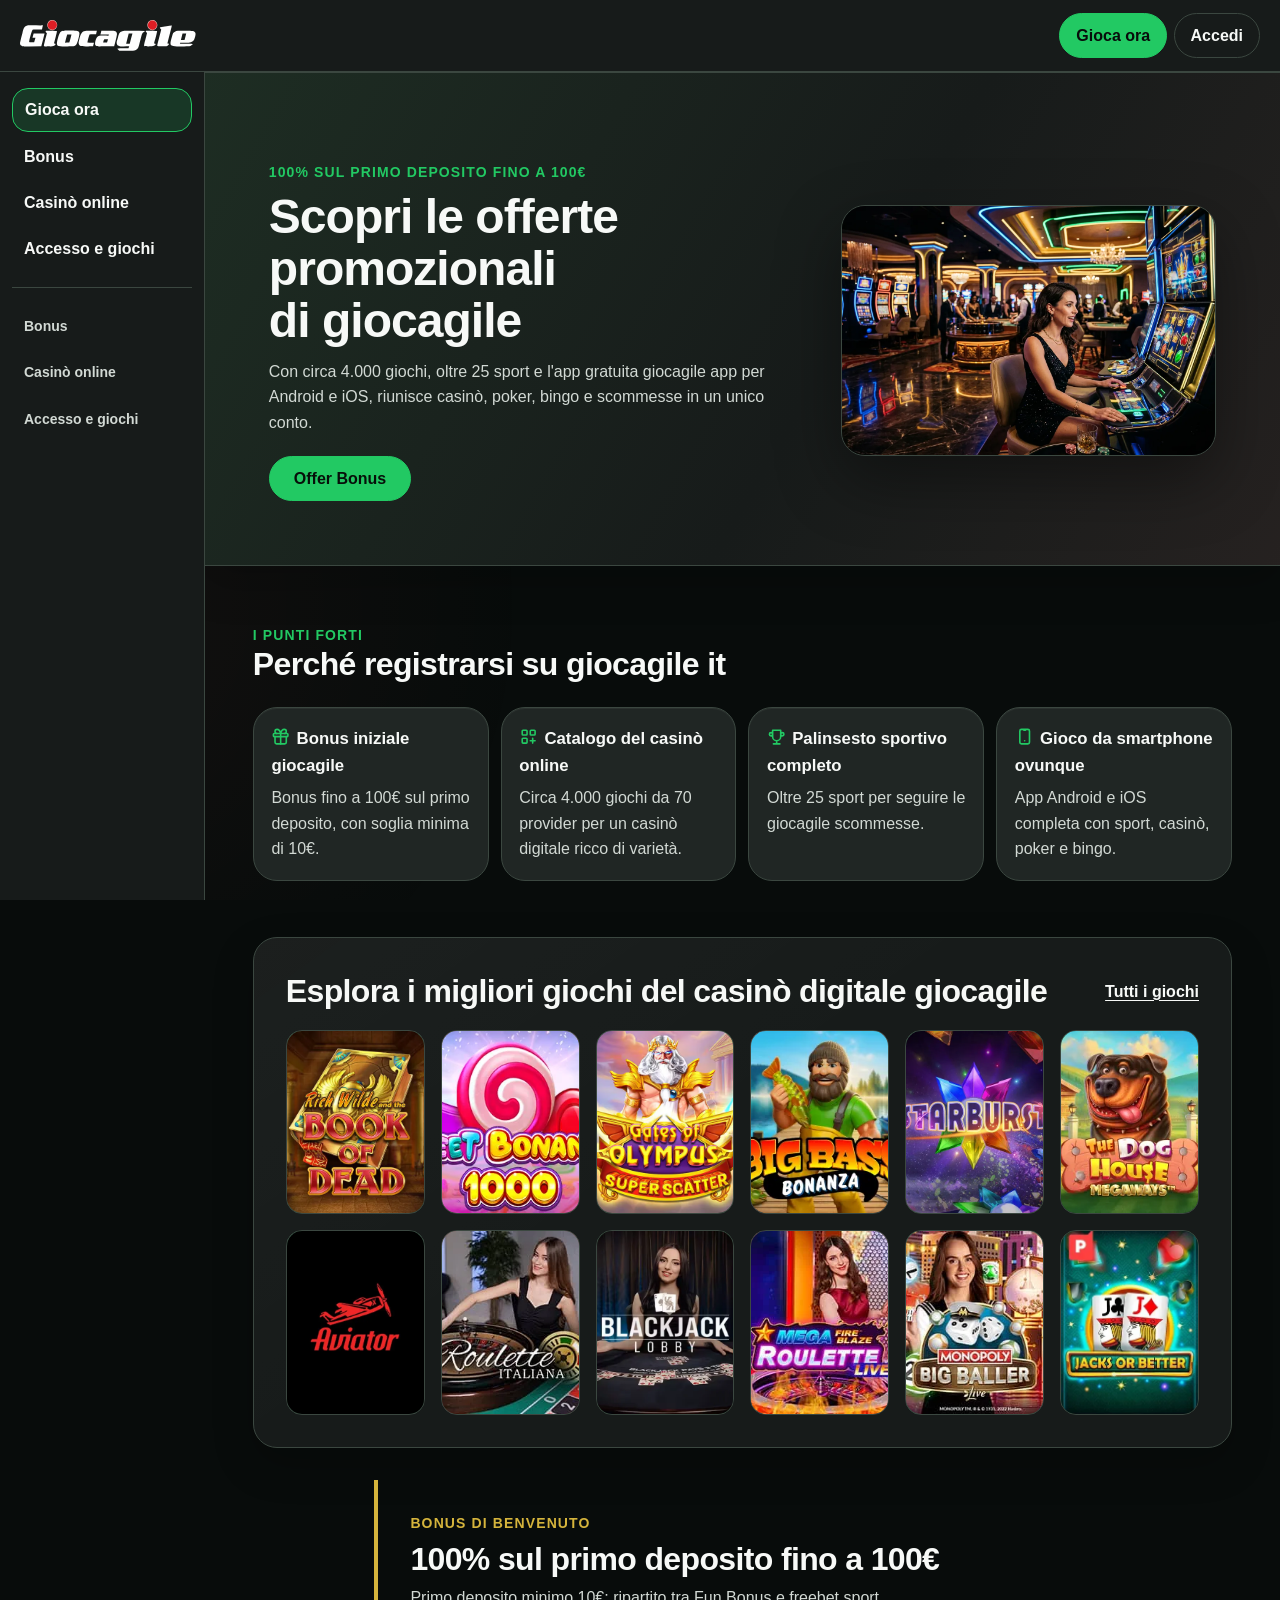
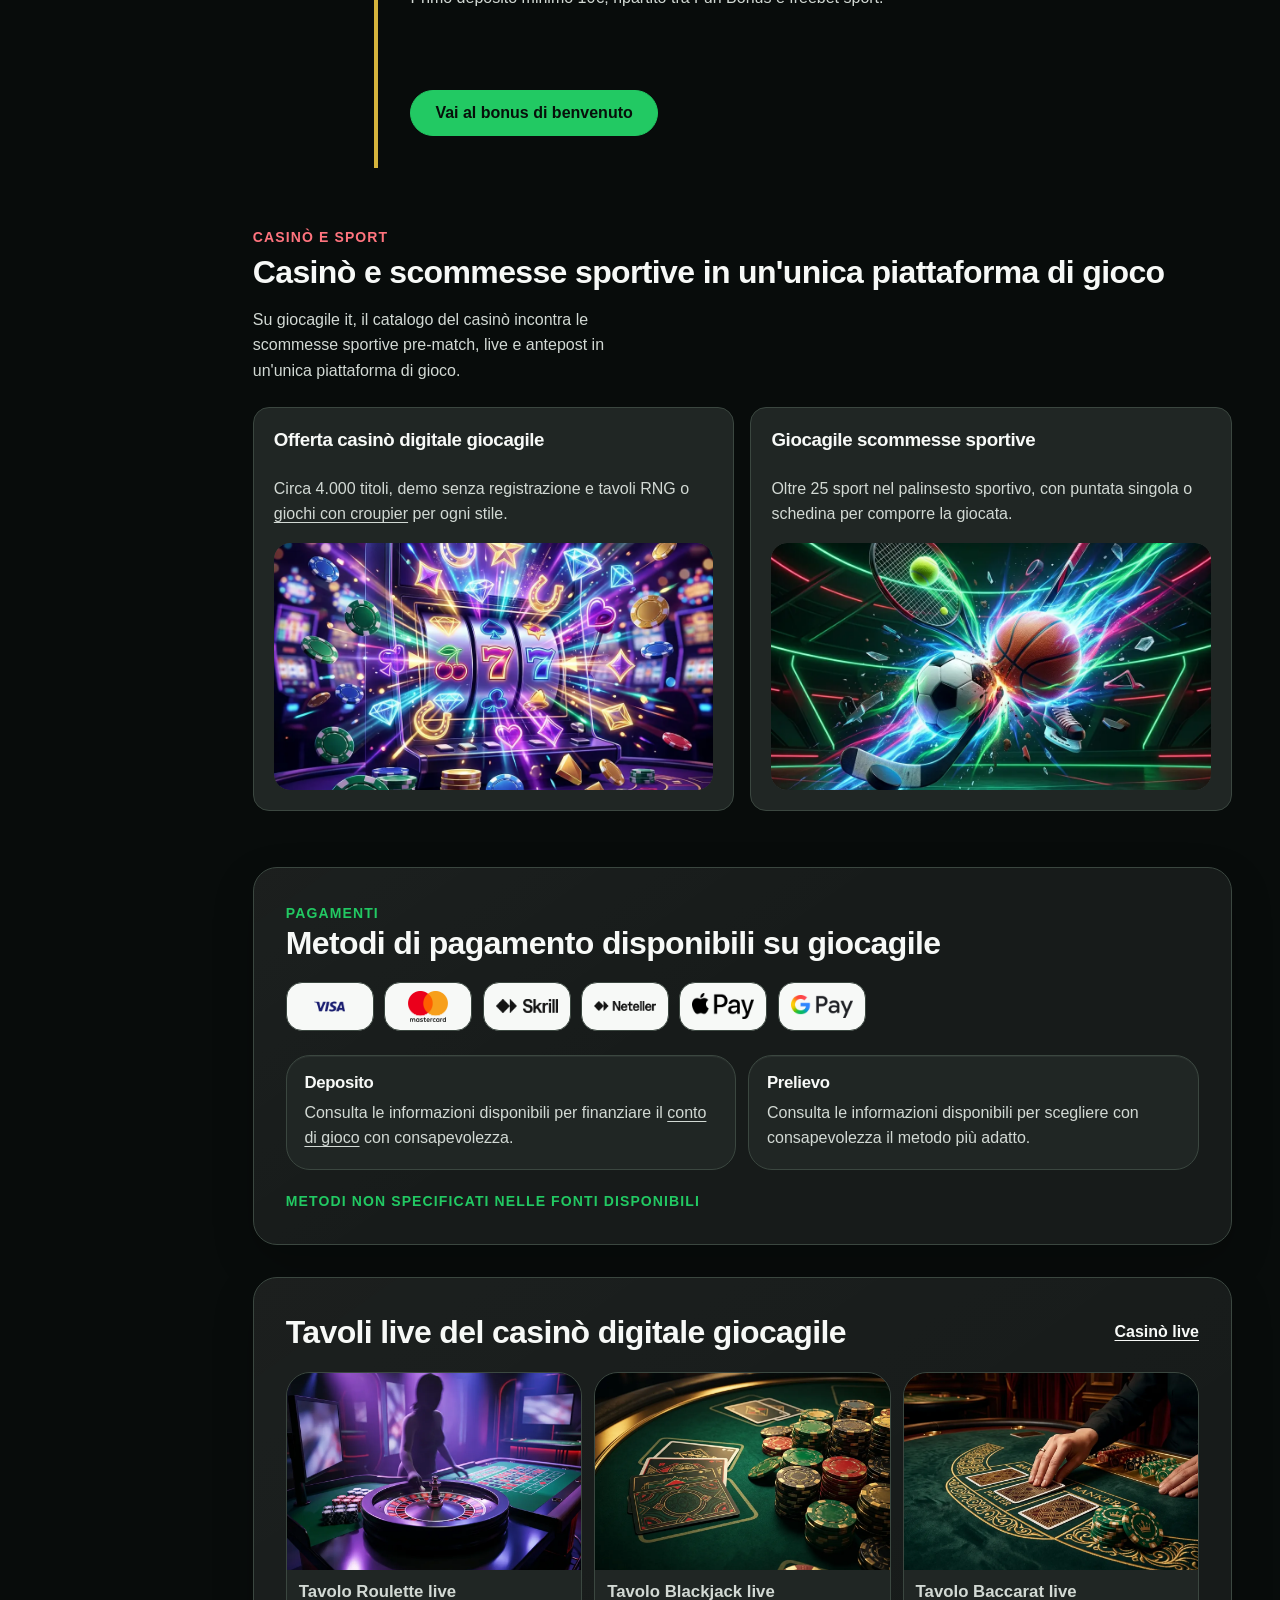
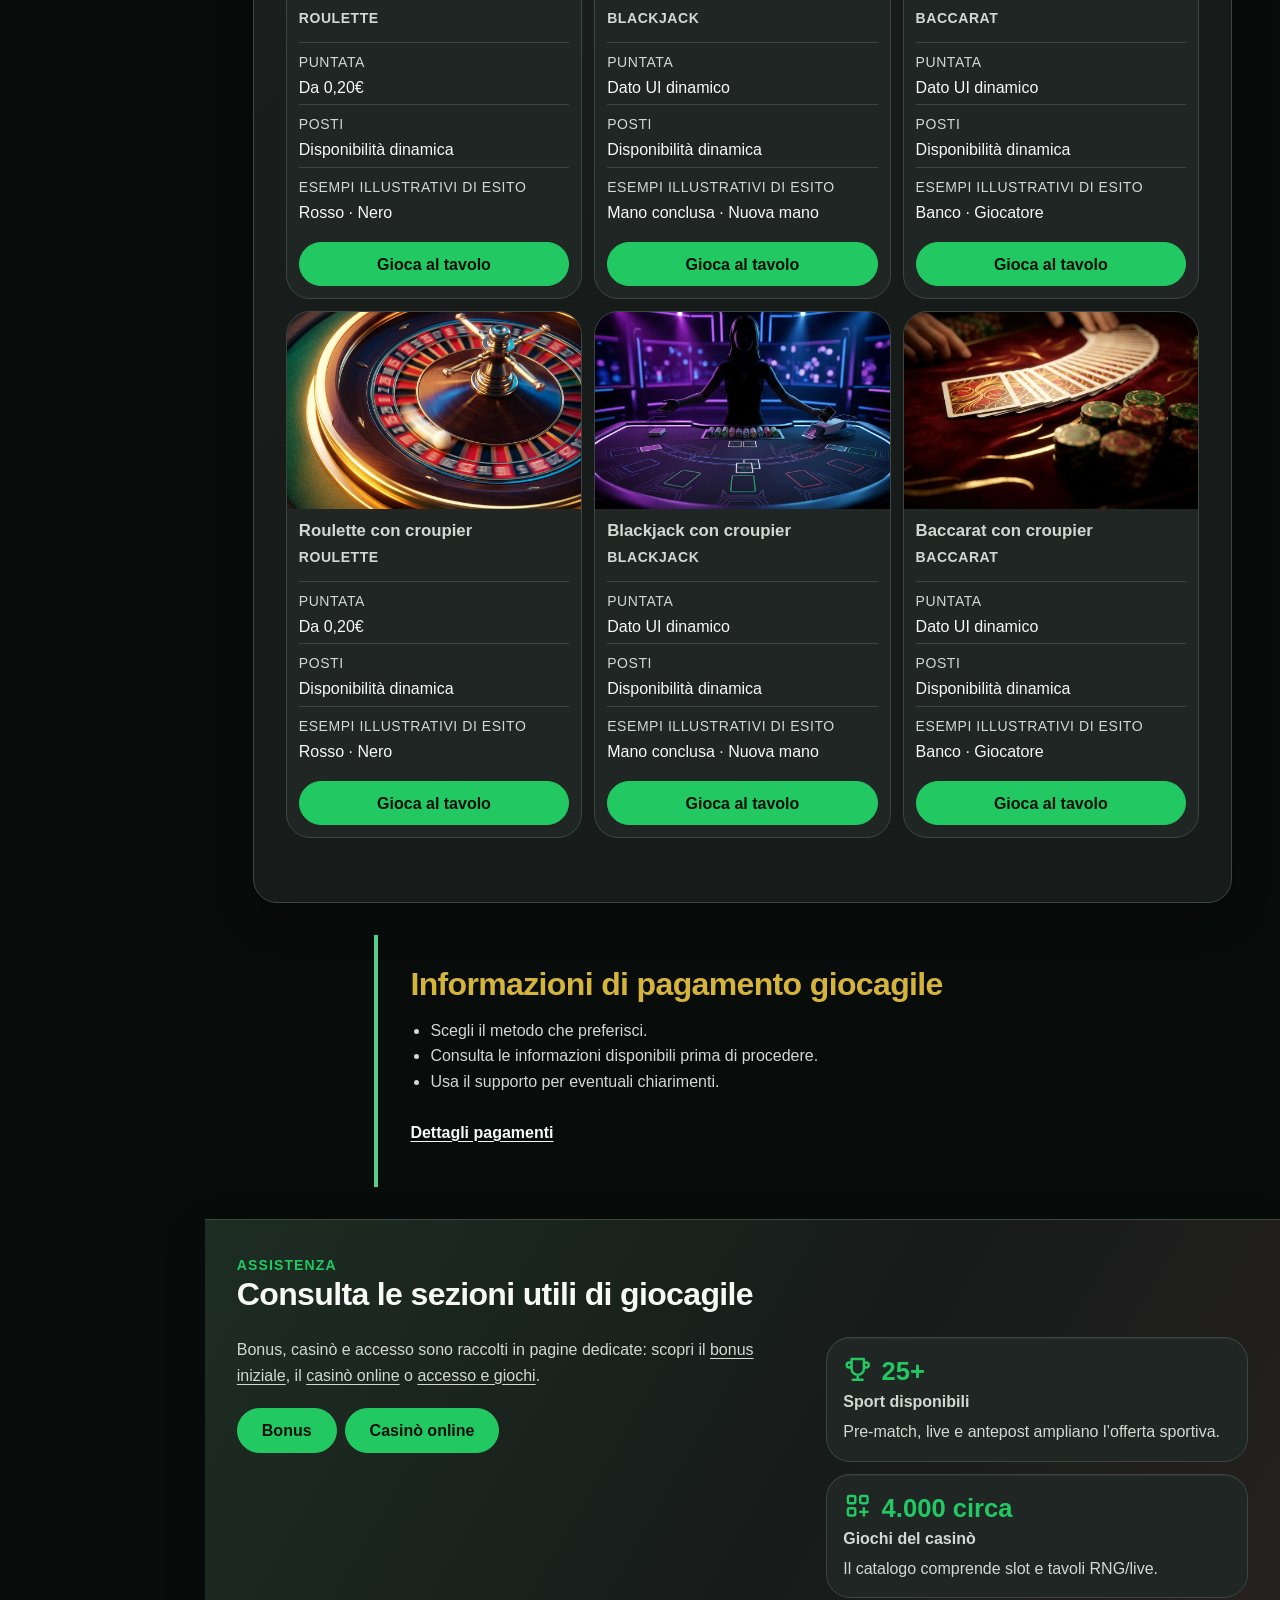
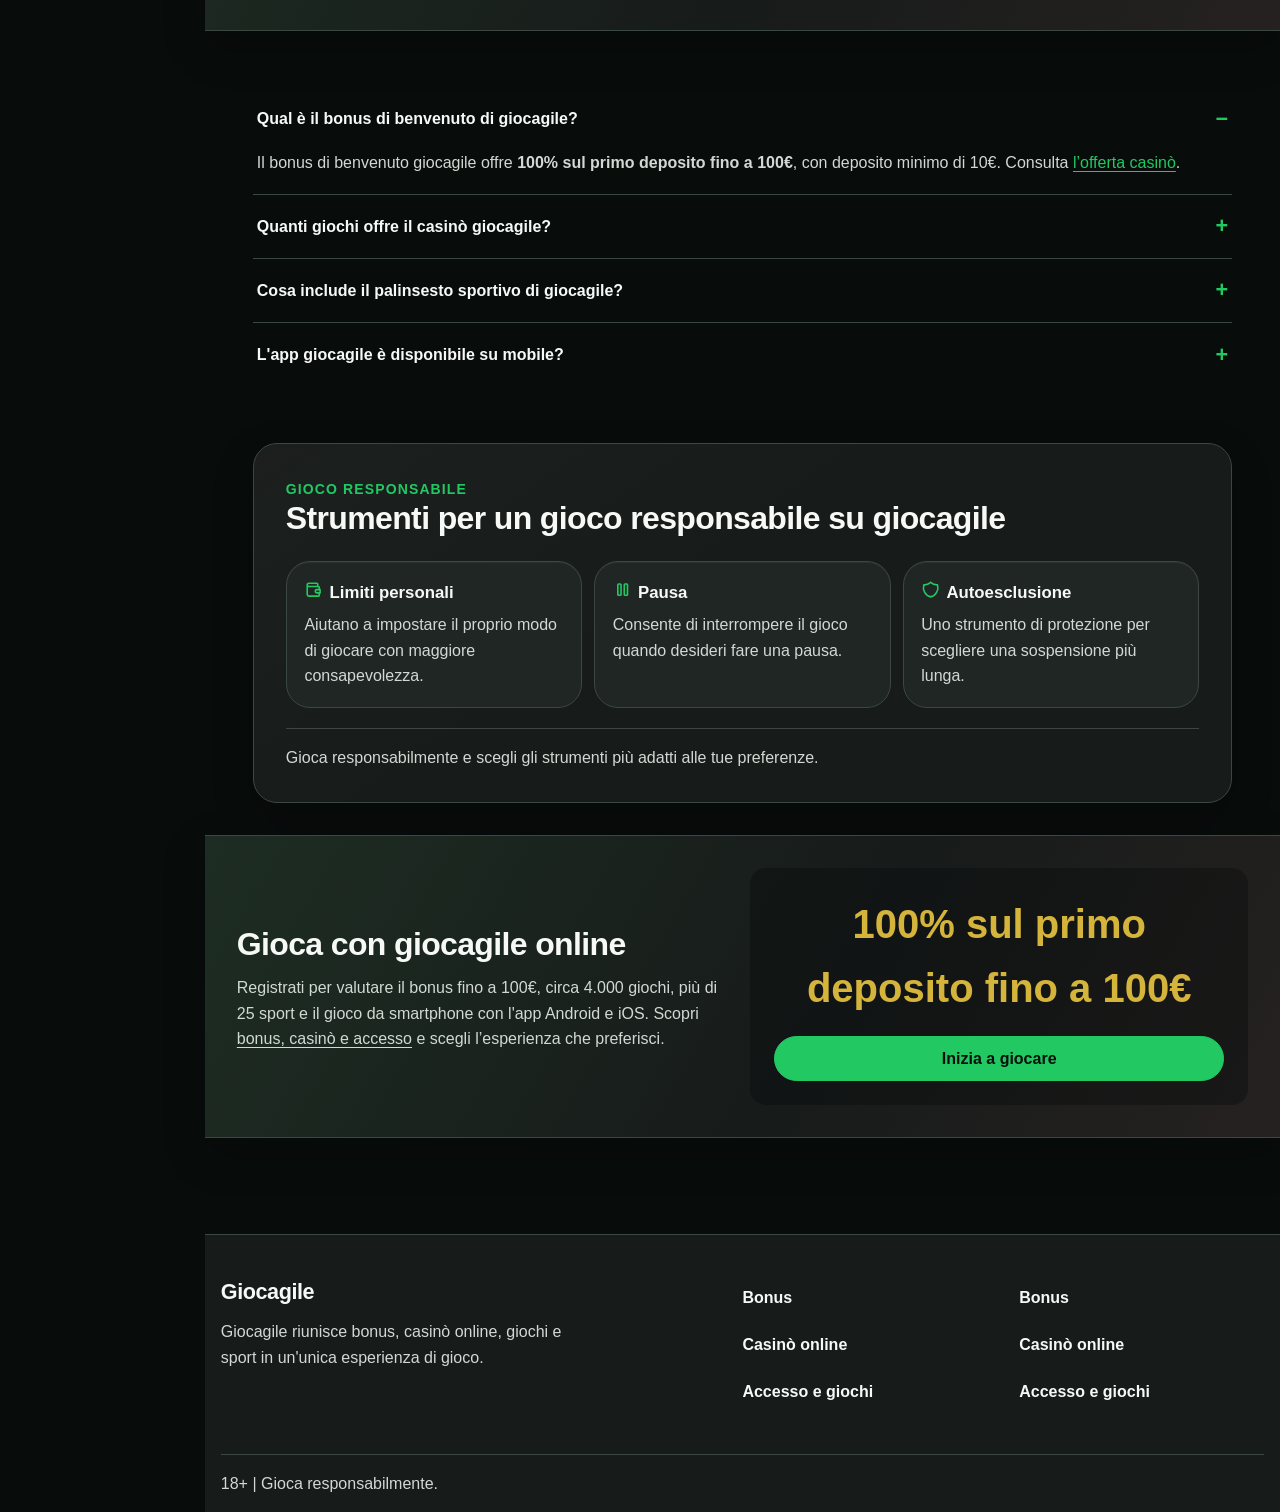
<file: index.html>
<!doctype html><!-- page route="/" -->

<html lang="it">
<head>
  <meta charset="utf-8">
  <meta name="viewport" content="width=device-width, initial-scale=1">
  <title>Giocagile: bonus, casinò e scommesse</title>
  <link rel="stylesheet" href="/site.css">
<meta name="description" content="Scopri giocagile it: bonus di benvenuto fino a 100€, casinò con migliaia di giochi, scommesse e app mobile in un’unica esperienza."><link rel="canonical" href="https://gioccagile.it.com/"><link rel="icon" type="image/svg+xml" href="/favicon.svg"><meta property="og:title" content="Giocagile: bonus, casinò e scommesse"><meta property="og:description" content="Scopri giocagile it: bonus di benvenuto fino a 100€, casinò con migliaia di giochi, scommesse e app mobile in un’unica esperienza."><meta property="og:url" content="https://gioccagile.it.com/"><meta property="og:image" content="https://gioccagile.it.com/og.svg"><meta property="og:type" content="website"><meta property="og:locale" content="it_IT"><meta property="og:site_name" content="Giocagile gaming operator"><meta name="twitter:card" content="summary_large_image"><script type="application/ld+json">{"@context":"https://schema.org","@graph":[{"@type":"WebSite","name":"Giocagile: bonus, casinò e scommesse","url":"https://gioccagile.it.com/","description":"Scopri giocagile it: bonus di benvenuto fino a 100€, casinò con migliaia di giochi, scommesse e app mobile in un’unica esperienza.","inLanguage":"it"},{"@type":"BreadcrumbList","itemListElement":[{"@type":"ListItem","position":1,"name":"Giocagile: bonus, casinò e scommesse","item":"https://gioccagile.it.com/"}]}]}</script><style>
/* Page-local audit repairs: preserve the shared design while improving legibility and complete card presentation. */
body{--muted:#d2d9d4;--mint:#22c963;--accent:#22c963;--coral:#ff747e;--sky:#58ce8d}
.cm-brand,.cm-drawer-support a,.cr-foot .cr-item{min-height:2.75rem}
.cm-brand{display:inline-flex;align-items:center}
.pc :where(p,li),.fc-grid p,.fc-legal{font-size:1rem;color:var(--muted)}
.pc-faq summary,.pc-faq details>div{font-size:1rem}
.pc-split-section-visual{overflow:hidden;margin-top:auto;border-radius:var(--radius-md);aspect-ratio:16/9;background:var(--surface-soft)}
.pc-split-section-visual img{width:100%;height:100%;aspect-ratio:auto;object-fit:cover}
.pc-live-table-rail__list{display:grid;grid-template-columns:repeat(3,minmax(0,1fr));overflow:visible;padding-bottom:var(--pad-inline)}
.pc-live-table-rail__list>li{min-width:0;max-width:none}
.pc.pc-live-table-rail .pc-live-table-rail__body>small,.pc-live-table-rail__facts dt{color:var(--muted);font-size:.875rem}
.pc-live-table-rail__facts dd{font-size:1rem}
.pc-live-table-rail__body .pc-action{font-size:1rem;min-height:2.75rem}
@media(max-width:48rem){
  .pc-text-columns article{padding:1rem}
  .pc-split-section-visual{aspect-ratio:16/9}
  .pc-live-table-rail__list{grid-template-columns:1fr;gap:1rem}
  .pc-live-table-rail__card{display:grid;grid-template-columns:minmax(7.5rem,42%) minmax(0,1fr)}
  .pc-live-table-rail__card .pc-game-tile-art{height:100%;min-height:14rem;aspect-ratio:auto}
  .pc-live-table-rail__body{padding:1rem}
  .fc-grid p,.fc-legal,.fc-grid nav a{font-size:1rem;color:var(--muted)}
}
@media(max-width:25rem){
  .pc-live-table-rail__card{grid-template-columns:1fr}
  .pc-live-table-rail__card .pc-game-tile-art{min-height:0;aspect-ratio:3/2}
}
</style></head>
<body>
  <header class="cr-top">
  <a class="cr-brand" href="/"><img src="/gio-logo.svg" alt="Giocagile"></a>
  <div class="cr-actions"><a href="/referral-link" rel="sponsored nofollow noopener" target="_blank">Gioca ora</a><a href="/referral-link" rel="sponsored nofollow noopener" target="_blank">Accedi</a></div>
</header>
<aside class="cr-side">
  <nav class="cr-nav" aria-label="Giocagile">
    <a class="cr-item cr-promo" href="/referral-link" rel="sponsored nofollow noopener" target="_blank">Gioca ora</a>
    <a class="cr-item" href="/bonus/">Bonus</a><a class="cr-item" href="/casino-online/">Casinò online</a><a class="cr-item" href="/accesso-e-giochi/">Accesso e giochi</a>
  </nav>
  <div class="cr-foot"><a class="cr-item" href="/bonus/">Bonus</a><a class="cr-item" href="/casino-online/">Casinò online</a><a class="cr-item" href="/accesso-e-giochi/">Accesso e giochi</a></div>
</aside>
  <div class="cm-bar">
    <a class="cm-brand" href="/"><img src="/gio-logo.svg" alt="Giocagile"></a>
    <button class="cm-toggle" type="button" popovertarget="cm-drawer" aria-controls="cm-drawer">Menu</button>
  </div>
  <nav class="cm-drawer" id="cm-drawer" popover="auto" aria-label="Menu">
    <div class="cm-drawer-actions"><a href="/referral-link" rel="sponsored nofollow noopener" target="_blank">Gioca ora</a><a href="/referral-link" rel="sponsored nofollow noopener" target="_blank">Accedi</a></div>
    <div class="cm-drawer-nav"><a href="/bonus/">Bonus</a><a href="/casino-online/">Casinò online</a><a href="/accesso-e-giochi/">Accesso e giochi</a></div>
    <div class="cm-drawer-support"><a href="/bonus/">Bonus</a><a href="/casino-online/">Casinò online</a><a href="/accesso-e-giochi/">Accesso e giochi</a></div>
  </nav>
  <main>
    <!-- block:start instance="block-7aa34415" block="home.offer-hero" -->
<section class="pc pc-offer-hero pc-band"><div><small>100% sul primo deposito fino a 100€</small><h1>Scopri le offerte promozionali di giocagile</h1><p>Con circa 4.000 giochi, oltre 25 sport e l&#39;app gratuita giocagile app per Android e iOS, riunisce casinò, poker, bingo e scommesse in un unico conto.</p><a class="pc-action" href="/referral-link" rel="sponsored nofollow noopener" target="_blank">Offer Bonus</a></div><figure class="pc-offer-hero-art"><img src="assets/block-7aa34415-hero-image-0.webp" alt="Promotional hero visual showcasing the welcome offer experience" width="1264" height="848" loading="eager" decoding="async" fetchpriority="high"></figure></section>

<!-- block:end instance="block-7aa34415" -->
<!-- block:start instance="block-c31da390" block="summary.strength-cards" -->
<section class="pc pc-strength-cards pc-flush"><header><div><small>I punti forti</small><h2>Perché registrarsi su giocagile it</h2></div></header><ul class="pc-card-grid"><li><strong><svg class="pc-glyph" viewBox="0 0 24 24" aria-hidden="true" focusable="false"><g fill="none" stroke="currentColor" stroke-linecap="round" stroke-linejoin="round" stroke-width="2"><path d="M3 9a1 1 0 0 1 1-1h16a1 1 0 0 1 1 1v2a1 1 0 0 1-1 1H4a1 1 0 0 1-1-1zm9-1v13"></path><path d="M19 12v7a2 2 0 0 1-2 2H7a2 2 0 0 1-2-2v-7m2.5-4a2.5 2.5 0 0 1 0-5A4.8 8 0 0 1 12 8a4.8 8 0 0 1 4.5-5a2.5 2.5 0 0 1 0 5"></path></g></svg>Bonus iniziale giocagile</strong><span>Bonus fino a 100€ sul primo deposito, con soglia minima di 10€.</span></li><li><strong><svg class="pc-glyph" viewBox="0 0 24 24" aria-hidden="true" focusable="false"><path fill="none" stroke="currentColor" stroke-linecap="round" stroke-linejoin="round" stroke-width="2" d="M4 5a1 1 0 0 1 1-1h4a1 1 0 0 1 1 1v4a1 1 0 0 1-1 1H5a1 1 0 0 1-1-1zm10 0a1 1 0 0 1 1-1h4a1 1 0 0 1 1 1v4a1 1 0 0 1-1 1h-4a1 1 0 0 1-1-1zM4 15a1 1 0 0 1 1-1h4a1 1 0 0 1 1 1v4a1 1 0 0 1-1 1H5a1 1 0 0 1-1-1zm10 2h6m-3-3v6"></path></svg>Catalogo del casinò online</strong><span>Circa 4.000 giochi da 70 provider per un casinò digitale ricco di varietà.</span></li><li><strong><svg class="pc-glyph" viewBox="0 0 24 24" aria-hidden="true" focusable="false"><path fill="none" stroke="currentColor" stroke-linecap="round" stroke-linejoin="round" stroke-width="2" d="M8 21h8m-4-4v4M7 4h10m0 0v8a5 5 0 0 1-10 0V4M3 9a2 2 0 1 0 4 0a2 2 0 1 0-4 0m14 0a2 2 0 1 0 4 0a2 2 0 1 0-4 0"></path></svg>Palinsesto sportivo completo</strong><span>Oltre 25 sport per seguire le giocagile scommesse.</span></li><li><strong><svg class="pc-glyph" viewBox="0 0 24 24" aria-hidden="true" focusable="false"><path fill="none" stroke="currentColor" stroke-linecap="round" stroke-linejoin="round" stroke-width="2" d="M6 5a2 2 0 0 1 2-2h8a2 2 0 0 1 2 2v14a2 2 0 0 1-2 2H8a2 2 0 0 1-2-2zm5-1h2m-1 13v.01"></path></svg>Gioco da smartphone ovunque</strong><span>App Android e iOS completa con sport, casinò, poker e bingo.</span></li></ul></section>

<!-- block:end instance="block-c31da390" -->
<!-- block:start instance="block-3b098595" block="home.game-carousel" -->
<section class="pc pc-game-carousel"><header><strong>Esplora i migliori giochi del casinò digitale giocagile</strong><a href="/referral-link" rel="sponsored nofollow noopener" target="_blank">Tutti i giochi</a></header><div class="pc-game-tiles"><a href="/referral-link" rel="sponsored nofollow noopener" target="_blank" aria-label="Book of Dead, Slot"><figure class="pc-game-tile-art"><img src="assets/block-3b098595-game-art-0.webp" alt="Book of Dead" width="500" height="500" loading="lazy" decoding="async"></figure></a><a href="/referral-link" rel="sponsored nofollow noopener" target="_blank" aria-label="Sweet Bonanza, Slot"><figure class="pc-game-tile-art"><img src="assets/block-3b098595-game-art-1.webp" alt="Sweet Bonanza" width="400" height="254" loading="lazy" decoding="async"></figure></a><a href="/referral-link" rel="sponsored nofollow noopener" target="_blank" aria-label="Gates of Olympus, Slot"><figure class="pc-game-tile-art"><img src="assets/block-3b098595-game-art-2.webp" alt="Gates of Olympus" width="500" height="500" loading="lazy" decoding="async"></figure></a><a href="/referral-link" rel="sponsored nofollow noopener" target="_blank" aria-label="Big Bass Bonanza, Slot"><figure class="pc-game-tile-art"><img src="assets/block-3b098595-game-art-3.webp" alt="Big Bass Bonanza" width="325" height="234" loading="lazy" decoding="async"></figure></a><a href="/referral-link" rel="sponsored nofollow noopener" target="_blank" aria-label="Starburst, Slot"><figure class="pc-game-tile-art"><img src="assets/block-3b098595-game-art-4.webp" alt="Starburst" width="500" height="500" loading="lazy" decoding="async"></figure></a><a href="/referral-link" rel="sponsored nofollow noopener" target="_blank" aria-label="Dog House Megaways, Slot"><figure class="pc-game-tile-art"><img src="assets/block-3b098595-game-art-5.webp" alt="Dog House Megaways" width="325" height="234" loading="lazy" decoding="async"></figure></a><a href="/referral-link" rel="sponsored nofollow noopener" target="_blank" aria-label="Aviator, Crash game"><figure class="pc-game-tile-art"><img src="assets/block-3b098595-game-art-6.webp" alt="Aviator" width="512" height="512" loading="lazy" decoding="async"></figure></a><a href="/referral-link" rel="sponsored nofollow noopener" target="_blank" aria-label="Roulette Italiana, Roulette"><figure class="pc-game-tile-art"><img src="assets/block-3b098595-game-art-7.webp" alt="Roulette Italiana" width="256" height="256" loading="lazy" decoding="async"></figure></a><a href="/referral-link" rel="sponsored nofollow noopener" target="_blank" aria-label="Blackjacklobby, Blackjack"><figure class="pc-game-tile-art"><img src="assets/block-3b098595-game-art-8.webp" alt="Blackjacklobby" width="512" height="512" loading="lazy" decoding="async"></figure></a><a href="/referral-link" rel="sponsored nofollow noopener" target="_blank" aria-label="Mega Fire Blaze Roulette Live, Gioco live"><figure class="pc-game-tile-art"><img src="assets/block-3b098595-game-art-9.webp" alt="Mega Fire Blaze Roulette Live" width="256" height="256" loading="lazy" decoding="async"></figure></a><a href="/referral-link" rel="sponsored nofollow noopener" target="_blank" aria-label="Monopoly Big Baller, Gioco live"><figure class="pc-game-tile-art"><img src="assets/block-3b098595-game-art-10.webp" alt="Monopoly Big Baller" width="256" height="256" loading="lazy" decoding="async"></figure></a><a href="/referral-link" rel="sponsored nofollow noopener" target="_blank" aria-label="Jacks or Better, Poker"><figure class="pc-game-tile-art"><img src="assets/block-3b098595-game-art-11.webp" alt="Jacks or Better" width="279" height="400" loading="lazy" decoding="async"></figure></a></div></section>

<!-- block:end instance="block-3b098595" -->
<!-- block:start instance="block-4eeca812" block="bonus.promo-card" -->
<article class="pc pc-promo-card pc-inset"><small>Bonus di benvenuto</small><strong>100% sul primo deposito fino a 100€</strong><p>Primo deposito minimo 10€; ripartito tra Fun Bonus e freebet sport.</p><footer><a class="pc-action" href="/referral-link" rel="sponsored nofollow noopener" target="_blank">Vai al bonus di benvenuto</a></footer></article>

<!-- block:end instance="block-4eeca812" -->
<!-- block:start instance="block-52618f45" block="narrative.split-section" -->
<section class="pc pc-split-section pc-flush"><header><div><small>Casinò e sport</small><h2>Casinò e scommesse sportive in un&#39;unica piattaforma di gioco</h2></div><div><p>Su giocagile it, il catalogo del casinò incontra le scommesse sportive pre-match, live e antepost in un&#39;unica piattaforma di gioco.</p></div></header><div class="pc-text-columns"><article><h3>Offerta casinò digitale giocagile</h3><div><p>Circa 4.000 titoli, demo senza registrazione e tavoli RNG o <a href="/casino-online/">giochi con croupier</a> per ogni stile.</p></div><figure class="pc-split-section-visual"><img src="assets/block-52618f45-visual-0.webp" alt="Editorial visual supporting each narrative column" width="1024" height="1024" loading="eager" decoding="async"></figure></article><article><h3>Giocagile scommesse sportive</h3><div><p>Oltre 25 sport nel palinsesto sportivo, con puntata singola o schedina per comporre la giocata.</p></div><figure class="pc-split-section-visual"><img src="assets/block-52618f45-visual-1.webp" alt="Editorial visual supporting each narrative column" width="1024" height="1024" loading="eager" decoding="async"></figure></article></div></section>

<!-- block:end instance="block-52618f45" -->
<!-- block:start instance="block-a1d2be9c" block="payments.method-groups" -->
<section class="pc pc-method-groups"><header><div><small>Pagamenti</small><h2>Metodi di pagamento disponibili su giocagile</h2></div></header><ul class="pc-method-groups__marks"><li><img src="assets/block-a1d2be9c-payment-mark-0.webp" alt="Visa" width="640" height="640" loading="lazy"></li><li><img src="assets/block-a1d2be9c-payment-mark-1.webp" alt="Mastercard" width="640" height="497" loading="lazy"></li><li><img src="assets/block-a1d2be9c-payment-mark-2.webp" alt="Skrill" width="640" height="143" loading="lazy"></li><li><img src="assets/block-a1d2be9c-payment-mark-3.webp" alt="Neteller" width="640" height="100" loading="lazy"></li><li><img src="assets/block-a1d2be9c-payment-mark-4.webp" alt="Apple Pay" width="640" height="263" loading="lazy"></li><li><img src="assets/block-a1d2be9c-payment-mark-5.webp" alt="Google Pay" width="640" height="240" loading="lazy"></li></ul><div class="pc-card-grid pc-method-groups__groups"><article><h3>Deposito</h3><div><p>Consulta le informazioni disponibili per finanziare il <a href="/accesso-e-giochi/">conto di gioco</a> con consapevolezza.</p></div></article><article><h3>Prelievo</h3><div><p>Consulta le informazioni disponibili per scegliere con consapevolezza il metodo più adatto.</p></div></article></div><footer><small>Metodi non specificati nelle fonti disponibili</small></footer></section>

<!-- block:end instance="block-a1d2be9c" -->
<!-- block:start instance="block-af1a914a" block="home.live-table-rail" -->
<section class="pc pc-live-table-rail"><header><strong>Tavoli live del casinò digitale giocagile</strong><a href="/referral-link" rel="sponsored nofollow noopener" target="_blank">Casinò live</a></header><ul class="pc-live-table-rail__list"><li><article class="pc-live-table-rail__card"><figure class="pc-game-tile-art"><img src="assets/block-af1a914a-table-art-0.webp" alt="Table artwork for each live dealer card, matching the tables list order" width="1024" height="1024" loading="lazy"></figure><div class="pc-live-table-rail__body"><strong>Tavolo Roulette live</strong><small>Roulette</small><dl class="pc-live-table-rail__facts"><div><dt>Puntata</dt><dd>Da 0,20€</dd></div><div><dt>Posti</dt><dd>Disponibilità dinamica</dd></div><div><dt>Esempi illustrativi di esito</dt><dd>Rosso · Nero</dd></div></dl><a class="pc-action" href="/referral-link" rel="sponsored nofollow noopener" target="_blank" aria-label="Gioca al tavolo: Tavolo Roulette live">Gioca al tavolo</a></div></article></li><li><article class="pc-live-table-rail__card"><figure class="pc-game-tile-art"><img src="assets/block-af1a914a-table-art-1.webp" alt="Table artwork for each live dealer card, matching the tables list order" width="1024" height="1024" loading="lazy"></figure><div class="pc-live-table-rail__body"><strong>Tavolo Blackjack live</strong><small>Blackjack</small><dl class="pc-live-table-rail__facts"><div><dt>Puntata</dt><dd>Dato UI dinamico</dd></div><div><dt>Posti</dt><dd>Disponibilità dinamica</dd></div><div><dt>Esempi illustrativi di esito</dt><dd>Mano conclusa · Nuova mano</dd></div></dl><a class="pc-action" href="/referral-link" rel="sponsored nofollow noopener" target="_blank" aria-label="Gioca al tavolo: Tavolo Blackjack live">Gioca al tavolo</a></div></article></li><li><article class="pc-live-table-rail__card"><figure class="pc-game-tile-art"><img src="assets/block-af1a914a-table-art-2.webp" alt="Table artwork for each live dealer card, matching the tables list order" width="1024" height="1024" loading="lazy"></figure><div class="pc-live-table-rail__body"><strong>Tavolo Baccarat live</strong><small>Baccarat</small><dl class="pc-live-table-rail__facts"><div><dt>Puntata</dt><dd>Dato UI dinamico</dd></div><div><dt>Posti</dt><dd>Disponibilità dinamica</dd></div><div><dt>Esempi illustrativi di esito</dt><dd>Banco · Giocatore</dd></div></dl><a class="pc-action" href="/referral-link" rel="sponsored nofollow noopener" target="_blank" aria-label="Gioca al tavolo: Tavolo Baccarat live">Gioca al tavolo</a></div></article></li><li><article class="pc-live-table-rail__card"><figure class="pc-game-tile-art"><img src="assets/block-af1a914a-table-art-3.webp" alt="Table artwork for each live dealer card, matching the tables list order" width="1024" height="1024" loading="lazy"></figure><div class="pc-live-table-rail__body"><strong>Roulette con croupier</strong><small>Roulette</small><dl class="pc-live-table-rail__facts"><div><dt>Puntata</dt><dd>Da 0,20€</dd></div><div><dt>Posti</dt><dd>Disponibilità dinamica</dd></div><div><dt>Esempi illustrativi di esito</dt><dd>Rosso · Nero</dd></div></dl><a class="pc-action" href="/referral-link" rel="sponsored nofollow noopener" target="_blank" aria-label="Gioca al tavolo: Roulette con croupier">Gioca al tavolo</a></div></article></li><li><article class="pc-live-table-rail__card"><figure class="pc-game-tile-art"><img src="assets/block-af1a914a-table-art-4.webp" alt="Table artwork for each live dealer card, matching the tables list order" width="1024" height="1024" loading="lazy"></figure><div class="pc-live-table-rail__body"><strong>Blackjack con croupier</strong><small>Blackjack</small><dl class="pc-live-table-rail__facts"><div><dt>Puntata</dt><dd>Dato UI dinamico</dd></div><div><dt>Posti</dt><dd>Disponibilità dinamica</dd></div><div><dt>Esempi illustrativi di esito</dt><dd>Mano conclusa · Nuova mano</dd></div></dl><a class="pc-action" href="/referral-link" rel="sponsored nofollow noopener" target="_blank" aria-label="Gioca al tavolo: Blackjack con croupier">Gioca al tavolo</a></div></article></li><li><article class="pc-live-table-rail__card"><figure class="pc-game-tile-art"><img src="assets/block-af1a914a-table-art-5.webp" alt="Table artwork for each live dealer card, matching the tables list order" width="1024" height="1024" loading="lazy"></figure><div class="pc-live-table-rail__body"><strong>Baccarat con croupier</strong><small>Baccarat</small><dl class="pc-live-table-rail__facts"><div><dt>Puntata</dt><dd>Dato UI dinamico</dd></div><div><dt>Posti</dt><dd>Disponibilità dinamica</dd></div><div><dt>Esempi illustrativi di esito</dt><dd>Banco · Giocatore</dd></div></dl><a class="pc-action" href="/referral-link" rel="sponsored nofollow noopener" target="_blank" aria-label="Gioca al tavolo: Baccarat con croupier">Gioca al tavolo</a></div></article></li></ul></section>

<!-- block:end instance="block-af1a914a" -->
<!-- block:start instance="block-fee1e6d3" block="payments.security-callout" -->
<aside class="pc pc-payment-safety pc-inset"><strong>Informazioni di pagamento giocagile</strong><ul><li>Scegli il metodo che preferisci.</li><li>Consulta le informazioni disponibili prima di procedere.</li><li>Usa il supporto per eventuali chiarimenti.</li></ul><a href="/bonus/">Dettagli pagamenti</a></aside>

<!-- block:end instance="block-fee1e6d3" -->
<!-- block:start instance="block-0d3007f5" block="support.channel-band" -->
<section class="pc pc-channel-band pc-band"><header><div><small>Assistenza</small><h2>Consulta le sezioni utili di giocagile</h2></div></header><div class="pc-channel-band__grid"><div class="pc-channel-band__body"><p>Bonus, casinò e accesso sono raccolti in pagine dedicate: scopri il <a href="/bonus/">bonus iniziale</a>, il <a href="/casino-online/">casinò online</a> o <a href="/accesso-e-giochi/">accesso e giochi</a>.</p><div class="pc-channel-band__actions"><a class="pc-action" href="/bonus/">Bonus</a><a class="pc-action" href="/casino-online/">Casinò online</a></div></div><ul class="pc-channel-band__stats"><li><b><svg class="pc-glyph" viewBox="0 0 24 24" aria-hidden="true" focusable="false"><path fill="none" stroke="currentColor" stroke-linecap="round" stroke-linejoin="round" stroke-width="2" d="M8 21h8m-4-4v4M7 4h10m0 0v8a5 5 0 0 1-10 0V4M3 9a2 2 0 1 0 4 0a2 2 0 1 0-4 0m14 0a2 2 0 1 0 4 0a2 2 0 1 0-4 0"></path></svg>25+</b><strong>Sport disponibili</strong><span>Pre-match, live e antepost ampliano l’offerta sportiva.</span></li><li><b><svg class="pc-glyph" viewBox="0 0 24 24" aria-hidden="true" focusable="false"><path fill="none" stroke="currentColor" stroke-linecap="round" stroke-linejoin="round" stroke-width="2" d="M4 5a1 1 0 0 1 1-1h4a1 1 0 0 1 1 1v4a1 1 0 0 1-1 1H5a1 1 0 0 1-1-1zm10 0a1 1 0 0 1 1-1h4a1 1 0 0 1 1 1v4a1 1 0 0 1-1 1h-4a1 1 0 0 1-1-1zM4 15a1 1 0 0 1 1-1h4a1 1 0 0 1 1 1v4a1 1 0 0 1-1 1H5a1 1 0 0 1-1-1zm10 2h6m-3-3v6"></path></svg>4.000 circa</b><strong>Giochi del casinò</strong><span>Il catalogo comprende slot e tavoli RNG/live.</span></li></ul></div></section>

<!-- block:end instance="block-0d3007f5" -->
<!-- block:start instance="block-beebcf50" block="interaction.faq-accordion" -->
<section class="pc pc-faq pc-flush"><details name="pc-faq-Qual è il bonus di benvenuto di giocagile?" open><summary>Qual è il bonus di benvenuto di giocagile?</summary><div><p>Il bonus di benvenuto giocagile offre <strong>100% sul primo deposito fino a 100€</strong>, con deposito minimo di 10€. Consulta <a href="/bonus/">l’offerta casinò</a>.</p></div></details><details name="pc-faq-Qual è il bonus di benvenuto di giocagile?"><summary>Quanti giochi offre il casinò giocagile?</summary><div><p>Il casinò digitale propone circa <strong>4.000 giochi</strong>, inclusi slot e tavoli RNG/live. Esplora il <a href="/casino-online/">catalogo casinò online</a>.</p></div></details><details name="pc-faq-Qual è il bonus di benvenuto di giocagile?"><summary>Cosa include il palinsesto sportivo di giocagile?</summary><div><p>Giocagile scommesse copre oltre 25 sport con opzioni pre-match, live e antepost nel palinsesto sportivo.</p></div></details><details name="pc-faq-Qual è il bonus di benvenuto di giocagile?"><summary>L&#39;app giocagile è disponibile su mobile?</summary><div><p>Sì, l&#39;app gratuita giocagile app è disponibile per Android e iOS e riunisce sport, casinò, poker e bingo per il gioco da smartphone.</p></div></details></section>

<!-- block:end instance="block-beebcf50" -->
<!-- block:start instance="block-d5f7202d" block="saferplay.control-cards" -->
<section class="pc pc-control-cards"><header><div><small>Gioco responsabile</small><h2>Strumenti per un gioco responsabile su giocagile</h2></div></header><ul class="pc-card-grid"><li><strong><svg class="pc-glyph" viewBox="0 0 24 24" aria-hidden="true" focusable="false"><g fill="none" stroke="currentColor" stroke-linecap="round" stroke-linejoin="round" stroke-width="2"><path d="M17 8V5a1 1 0 0 0-1-1H6a2 2 0 0 0 0 4h12a1 1 0 0 1 1 1v3m0 4v3a1 1 0 0 1-1 1H6a2 2 0 0 1-2-2V6"></path><path d="M20 12v4h-4a2 2 0 0 1 0-4z"></path></g></svg>Limiti personali</strong><span>Aiutano a impostare il proprio modo di giocare con maggiore consapevolezza.</span></li><li><strong><svg class="pc-glyph" viewBox="0 0 24 24" aria-hidden="true" focusable="false"><path fill="none" stroke="currentColor" stroke-linecap="round" stroke-linejoin="round" stroke-width="2" d="M6 6a1 1 0 0 1 1-1h2a1 1 0 0 1 1 1v12a1 1 0 0 1-1 1H7a1 1 0 0 1-1-1zm8 0a1 1 0 0 1 1-1h2a1 1 0 0 1 1 1v12a1 1 0 0 1-1 1h-2a1 1 0 0 1-1-1z"></path></svg>Pausa</strong><span>Consente di interrompere il gioco quando desideri fare una pausa.</span></li><li><strong><svg class="pc-glyph" viewBox="0 0 24 24" aria-hidden="true" focusable="false"><path fill="none" stroke="currentColor" stroke-linecap="round" stroke-linejoin="round" stroke-width="2" d="M12 3a12 12 0 0 0 8.5 3A12 12 0 0 1 12 21A12 12 0 0 1 3.5 6A12 12 0 0 0 12 3"></path></svg>Autoesclusione</strong><span>Uno strumento di protezione per scegliere una sospensione più lunga.</span></li></ul><p class="pc-control-cards__note">Gioca responsabilmente e scegli gli strumenti più adatti alle tue preferenze.</p></section>

<!-- block:end instance="block-d5f7202d" -->
<!-- block:start instance="block-8ef4b145" block="conversion.closing-cta" -->
<section class="pc pc-closing-cta pc-band"><div><h2>Gioca con giocagile online</h2><div><p>Registrati per valutare il bonus fino a 100€, circa 4.000 giochi, più di 25 sport e il gioco da smartphone con l&#39;app Android e iOS. Scopri <a href="/accesso-e-giochi/">bonus, casinò e accesso</a> e scegli l’esperienza che preferisci.</p></div></div><aside><strong>100% sul primo deposito fino a 100€</strong><a class="pc-action" href="/referral-link" rel="sponsored nofollow noopener" target="_blank">Inizia a giocare</a></aside></section>

<!-- block:end instance="block-8ef4b145" -->
  </main>
  <footer class="fc-foot">
  <div class="fc-grid">
    <section><strong>Giocagile</strong><p>Giocagile riunisce bonus, casinò online, giochi e sport in un&#39;unica esperienza di gioco.</p></section>
    <nav aria-label="Giocagile"><a href="/bonus/">Bonus</a><a href="/casino-online/">Casinò online</a><a href="/accesso-e-giochi/">Accesso e giochi</a></nav>
    <nav aria-label="Giocagile"><a href="/bonus/">Bonus</a><a href="/casino-online/">Casinò online</a><a href="/accesso-e-giochi/">Accesso e giochi</a></nav>
  </div>
  <p class="fc-legal">18+ | Gioca responsabilmente.</p>
</footer>
</body>
</html>
</file>
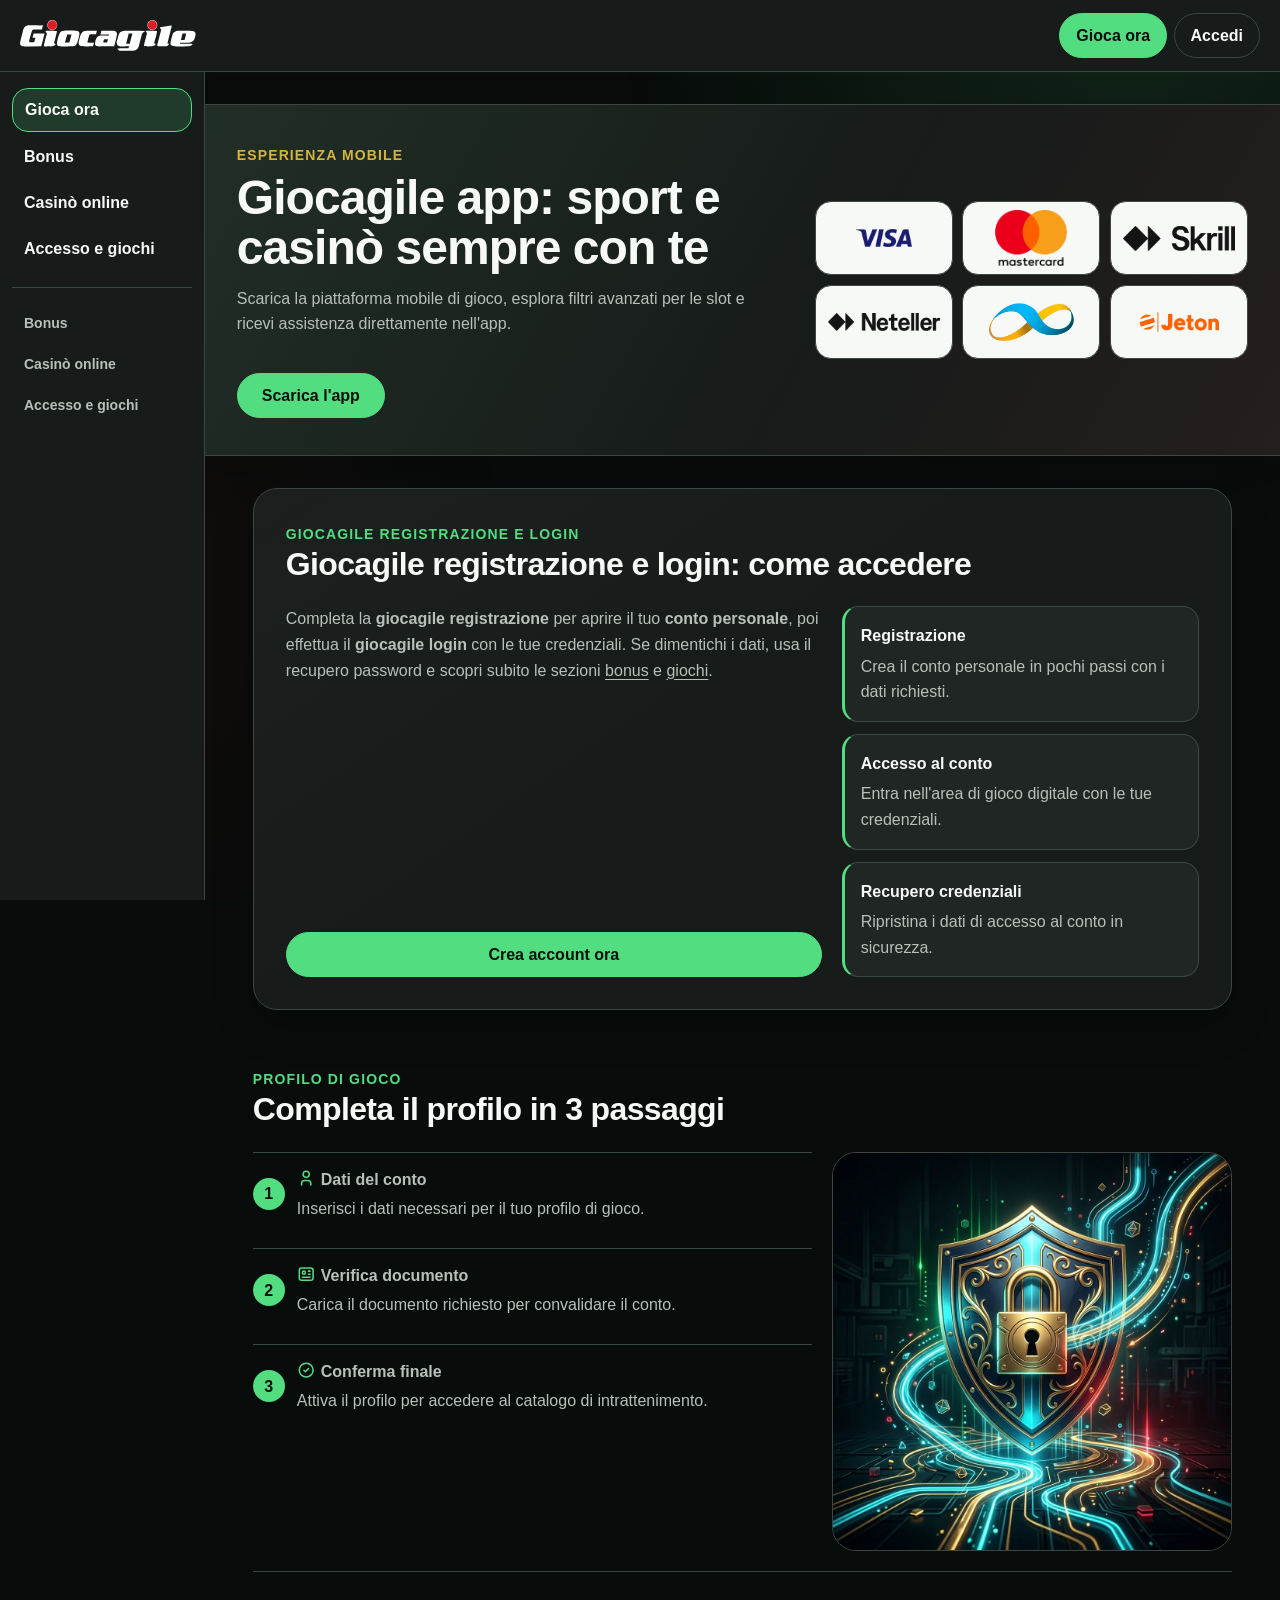
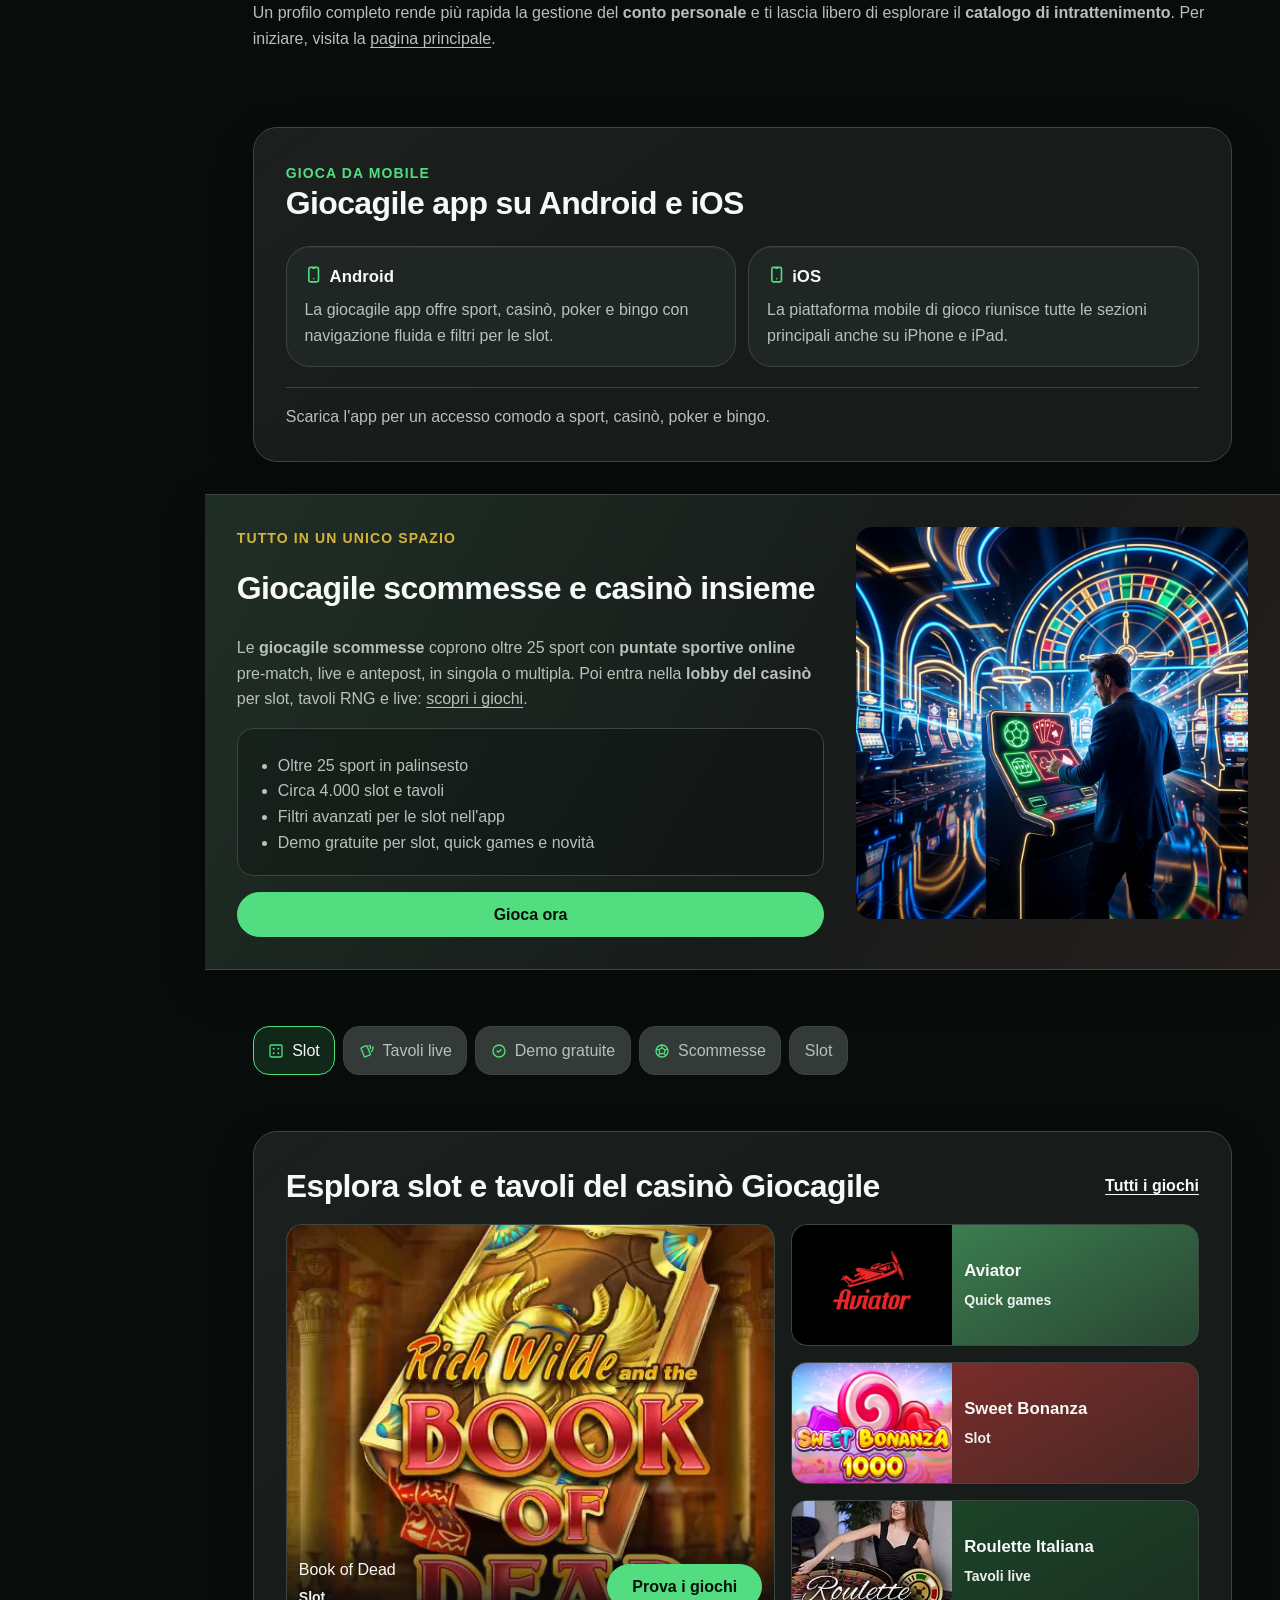
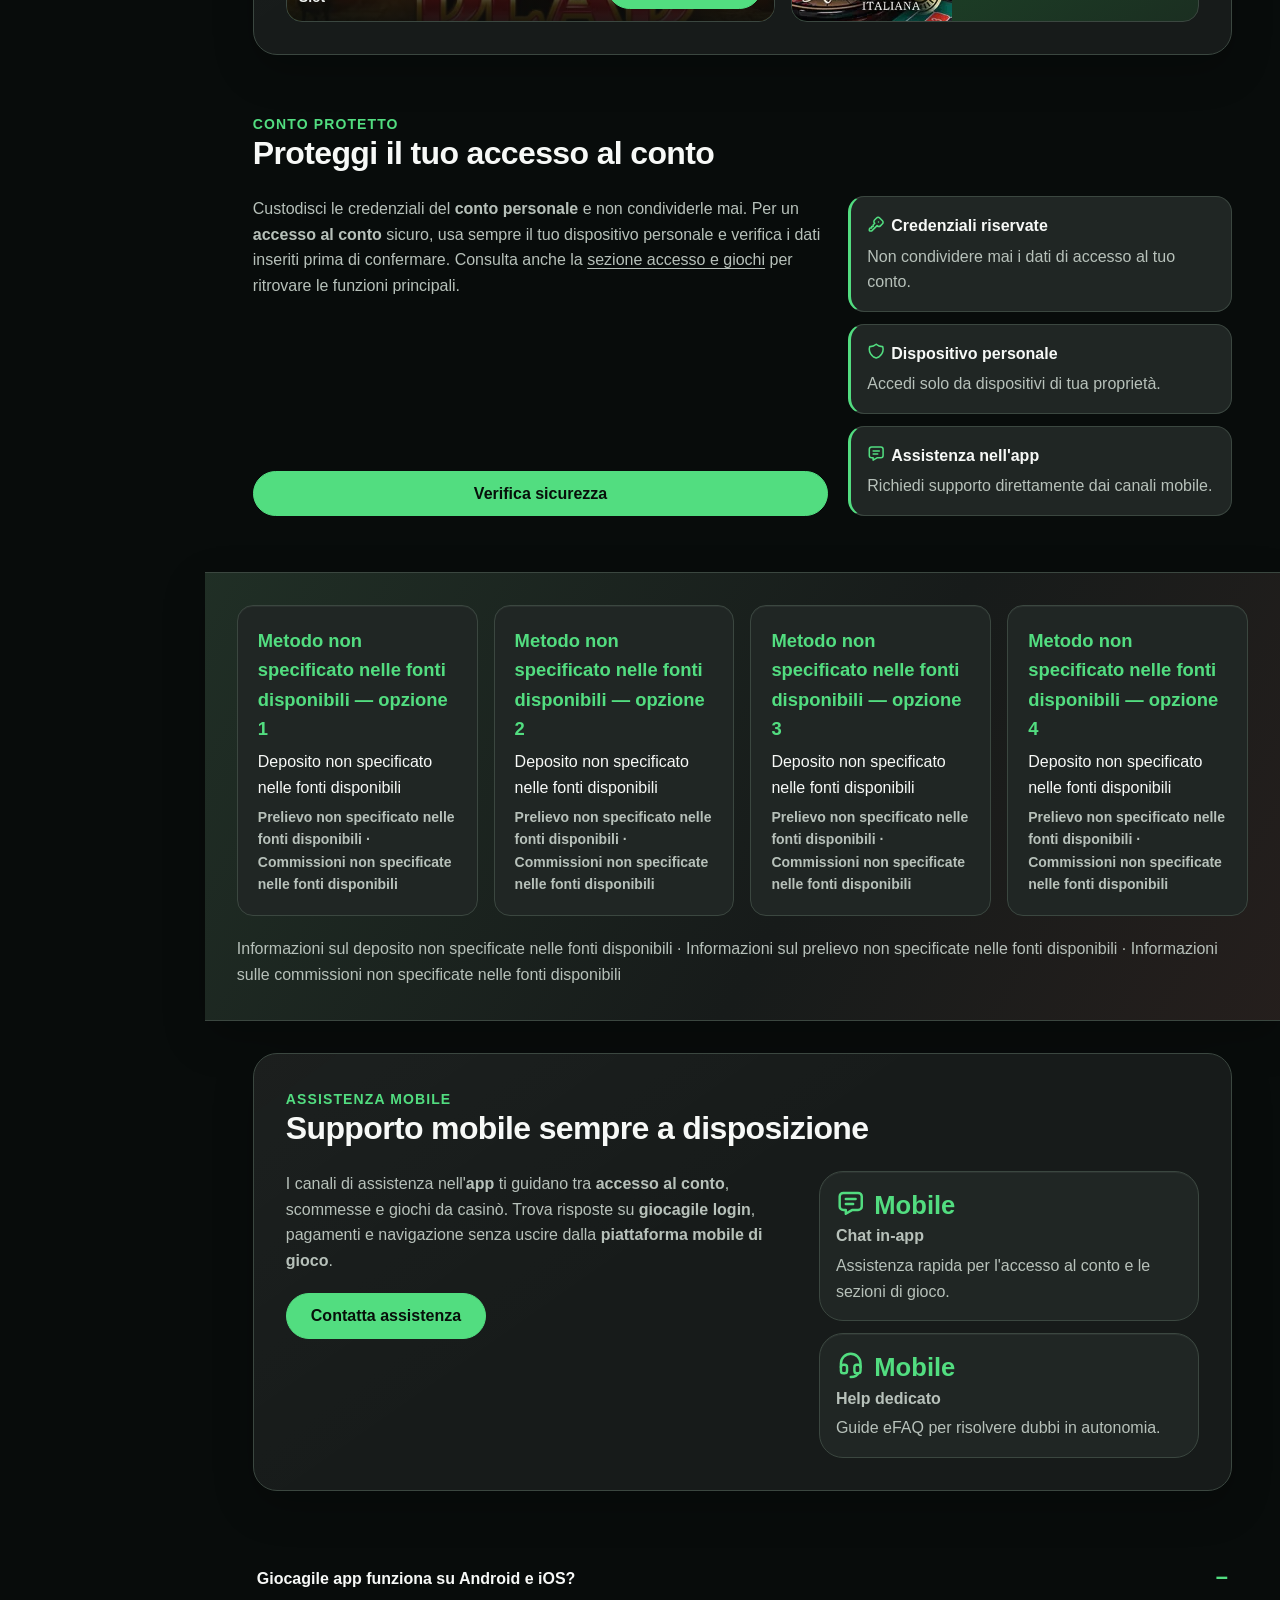
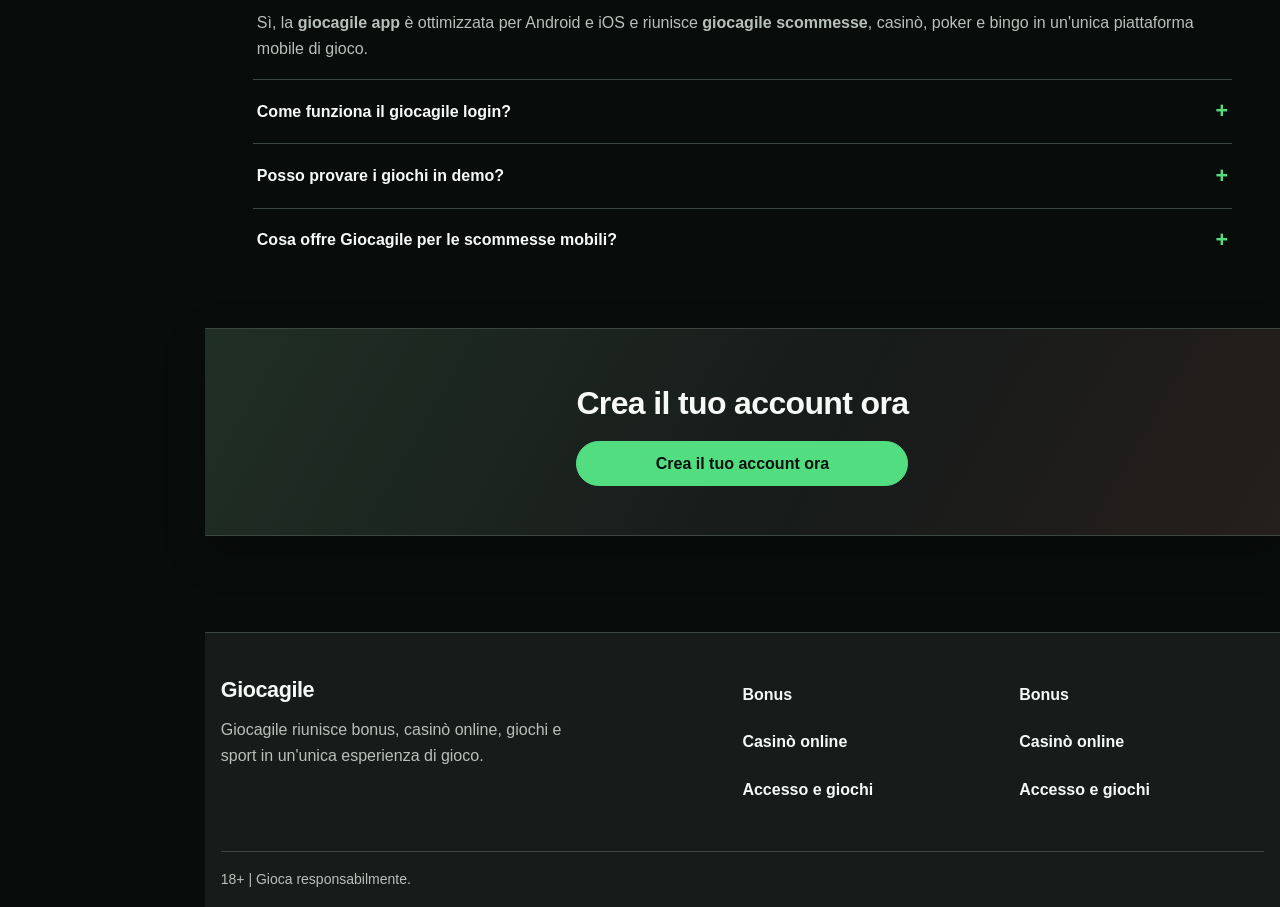
<file: accesso-e-giochi/index.html>
<!doctype html><!-- page route="/accesso-e-giochi/" -->

<html lang="it">
<head>
  <meta charset="utf-8">
  <meta name="viewport" content="width=device-width, initial-scale=1">
  <title>giocagile app: accesso, giochi e sport</title>
  <link rel="stylesheet" href="/site.css">
<meta name="description" content="Con giocagile app trovi sport, casinò, poker e bingo in un unico spazio mobile; scopri giocagile scommesse, giochi e accesso."><link rel="canonical" href="https://gioccagile.it.com/accesso-e-giochi/"><link rel="icon" type="image/svg+xml" href="/favicon.svg"><meta property="og:title" content="giocagile app: accesso, giochi e sport"><meta property="og:description" content="Con giocagile app trovi sport, casinò, poker e bingo in un unico spazio mobile; scopri giocagile scommesse, giochi e accesso."><meta property="og:url" content="https://gioccagile.it.com/accesso-e-giochi/"><meta property="og:image" content="https://gioccagile.it.com/og.svg"><meta property="og:type" content="website"><meta property="og:locale" content="it_IT"><meta property="og:site_name" content="Giocagile gaming operator"><meta name="twitter:card" content="summary_large_image"><script type="application/ld+json">{"@context":"https://schema.org","@graph":[{"@type":"WebPage","name":"giocagile app: accesso, giochi e sport","url":"https://gioccagile.it.com/accesso-e-giochi/","description":"Con giocagile app trovi sport, casinò, poker e bingo in un unico spazio mobile; scopri giocagile scommesse, giochi e accesso.","inLanguage":"it"},{"@type":"BreadcrumbList","itemListElement":[{"@type":"ListItem","position":1,"name":"Giocagile gaming operator","item":"https://gioccagile.it.com/"},{"@type":"ListItem","position":2,"name":"giocagile app: accesso, giochi e sport","item":"https://gioccagile.it.com/accesso-e-giochi/"}]}]}</script><style>
/* Page-local audit repairs: brighter brand accents retain the established dark treatment while meeting contrast. */
body { --mint:#52dd80; --accent:#52dd80; --sky:#52dd80; }

/* Keep the supplied payment copy readable even in the single-column mobile treatment. */
@media (max-width:48rem) {
  .pc-payment-cards article b,
  .pc-payment-cards article span,
  .pc-payment-cards aside { font-size:1rem !important; line-height:1.55; }
  .pc-payment-cards article small { font-size:.875rem !important; line-height:1.5; }

  .cm-brand { display:inline-flex; min-height:44px; align-items:center; }
  .cm-drawer a,
  .fc-grid nav a,
  .pc-action,
  .pc-tabs > a,
  .pc-game-tiles > a,
  .pc > header > a:not(.pc-action),
  .pc summary { min-height:44px; }
}
</style>
</head>
<body>
  <header class="cr-top">
  <a class="cr-brand" href="/"><img src="/gio-logo.svg" alt="Giocagile"></a>
  <div class="cr-actions"><a href="/referral-link" rel="sponsored nofollow noopener" target="_blank">Gioca ora</a><a href="/referral-link" rel="sponsored nofollow noopener" target="_blank">Accedi</a></div>
</header>
<aside class="cr-side">
  <nav class="cr-nav" aria-label="Giocagile">
    <a class="cr-item cr-promo" href="/referral-link" rel="sponsored nofollow noopener" target="_blank">Gioca ora</a>
    <a class="cr-item" href="/bonus/">Bonus</a><a class="cr-item" href="/casino-online/">Casinò online</a><a class="cr-item" href="/accesso-e-giochi/">Accesso e giochi</a>
  </nav>
  <div class="cr-foot"><a class="cr-item" href="/bonus/">Bonus</a><a class="cr-item" href="/casino-online/">Casinò online</a><a class="cr-item" href="/accesso-e-giochi/">Accesso e giochi</a></div>
</aside>
  <div class="cm-bar">
    <a class="cm-brand" href="/"><img src="/gio-logo.svg" alt="Giocagile"></a>
    <button class="cm-toggle" type="button" popovertarget="cm-drawer" aria-controls="cm-drawer">Menu</button>
  </div>
  <nav class="cm-drawer" id="cm-drawer" popover="auto" aria-label="Menu">
    <div class="cm-drawer-actions"><a href="/referral-link" rel="sponsored nofollow noopener" target="_blank">Gioca ora</a><a href="/referral-link" rel="sponsored nofollow noopener" target="_blank">Accedi</a></div>
    <div class="cm-drawer-nav"><a href="/bonus/">Bonus</a><a href="/casino-online/">Casinò online</a><a href="/accesso-e-giochi/">Accesso e giochi</a></div>
    <div class="cm-drawer-support"><a href="/bonus/">Bonus</a><a href="/casino-online/">Casinò online</a><a href="/accesso-e-giochi/">Accesso e giochi</a></div>
  </nav>
  <main>
    <!-- block:start instance="block-ada9578a" block="home.offer-payment-hero" -->
<section class="pc pc-offer-payment-hero pc-band"><div><small>Esperienza mobile</small><h1>Giocagile app: sport e casinò sempre con te</h1><p>Scarica la piattaforma mobile di gioco, esplora filtri avanzati per le slot e ricevi assistenza direttamente nell&#39;app.</p><a class="pc-action" href="/referral-link" rel="sponsored nofollow noopener" target="_blank">Scarica l&#39;app</a></div><ul class="pc-offer-payment-marks" aria-label="Metodi accettati"><li><img src="assets/block-ada9578a-payment-mark-0.webp" alt="Visa" width="640" height="640" loading="eager" decoding="async" fetchpriority="high"></li><li><img src="assets/block-ada9578a-payment-mark-1.webp" alt="Mastercard" width="640" height="497" loading="lazy" decoding="async"></li><li><img src="assets/block-ada9578a-payment-mark-2.webp" alt="Skrill" width="640" height="143" loading="lazy" decoding="async"></li><li><img src="assets/block-ada9578a-payment-mark-3.webp" alt="Neteller" width="640" height="100" loading="lazy" decoding="async"></li><li><img src="assets/block-ada9578a-payment-mark-4.webp" alt="MiFinity" width="640" height="422" loading="lazy" decoding="async"></li><li><img src="assets/block-ada9578a-payment-mark-5.webp" alt="Jeton" width="640" height="259" loading="lazy" decoding="async"></li></ul></section>

<!-- block:end instance="block-ada9578a" -->
<!-- block:start instance="block-acd9d2e6" block="guidance.access-guide" -->
<section class="pc pc-guide-panel pc-access-guide"><header><div><small>Giocagile registrazione e login</small><h2>Giocagile registrazione e login: come accedere</h2></div></header><div class="pc-guide-panel__grid"><div class="pc-guide-panel__body"><p>Completa la <strong>giocagile registrazione</strong> per aprire il tuo <strong>conto personale</strong>, poi effettua il <strong>giocagile login</strong> con le tue credenziali. Se dimentichi i dati, usa il recupero password e scopri subito le sezioni <a href="/bonus/">bonus</a> e <a href="/casino-online/">giochi</a>.</p><a class="pc-action" href="/">Crea account ora</a></div><ul class="pc-guide-panel__notes"><li><strong>Registrazione</strong><span>Crea il conto personale in pochi passi con i dati richiesti.</span></li><li><strong>Accesso al conto</strong><span>Entra nell&#39;area di gioco digitale con le tue credenziali.</span></li><li><strong>Recupero credenziali</strong><span>Ripristina i dati di accesso al conto in sicurezza.</span></li></ul></div></section>

<!-- block:end instance="block-acd9d2e6" -->
<!-- block:start instance="block-051072af" block="compliance.verification-steps" -->
<section class="pc pc-verification-steps pc-flush"><header><div><small>Profilo di gioco</small><h2>Completa il profilo in 3 passaggi</h2></div></header><div class="pc-verification-steps__grid"><ol class="pc-verification-steps__steps"><li><b>1</b><span><strong><svg class="pc-glyph" viewBox="0 0 24 24" aria-hidden="true" focusable="false"><path fill="none" stroke="currentColor" stroke-linecap="round" stroke-linejoin="round" stroke-width="2" d="M8 7a4 4 0 1 0 8 0a4 4 0 0 0-8 0M6 21v-2a4 4 0 0 1 4-4h4a4 4 0 0 1 4 4v2"></path></svg>Dati del conto</strong><span>Inserisci i dati necessari per il tuo profilo di gioco.</span></span></li><li><b>2</b><span><strong><svg class="pc-glyph" viewBox="0 0 24 24" aria-hidden="true" focusable="false"><g fill="none" stroke="currentColor" stroke-linecap="round" stroke-linejoin="round" stroke-width="2"><path d="M3 7a3 3 0 0 1 3-3h12a3 3 0 0 1 3 3v10a3 3 0 0 1-3 3H6a3 3 0 0 1-3-3z"></path><path d="M7 10a2 2 0 1 0 4 0a2 2 0 1 0-4 0m8-2h2m-2 4h2M7 16h10"></path></g></svg>Verifica documento</strong><span>Carica il documento richiesto per convalidare il conto.</span></span></li><li><b>3</b><span><strong><svg class="pc-glyph" viewBox="0 0 24 24" aria-hidden="true" focusable="false"><g fill="none" stroke="currentColor" stroke-linecap="round" stroke-linejoin="round" stroke-width="2"><path d="M3 12a9 9 0 1 0 18 0a9 9 0 1 0-18 0"></path><path d="m9 12l2 2l4-4"></path></g></svg>Conferma finale</strong><span>Attiva il profilo per accedere al catalogo di intrattenimento.</span></span></li></ol><figure class="pc-verification-steps__visual"><img src="assets/block-051072af-visual-0.webp" alt="Editorial visual supporting the verification flow" width="1024" height="1024" loading="lazy"></figure></div><div class="pc-verification-steps__rationale"><p>Un profilo completo rende più rapida la gestione del <strong>conto personale</strong> e ti lascia libero di esplorare il <strong>catalogo di intrattenimento</strong>. Per iniziare, visita la <a href="/">pagina principale</a>.</p></div></section>

<!-- block:end instance="block-051072af" -->
<!-- block:start instance="block-a3a95830" block="guidance.platform-cards" -->
<section class="pc pc-platform-cards"><header><div><small>Gioca da mobile</small><h2>Giocagile app su Android e iOS</h2></div></header><ul class="pc-card-grid"><li><strong><svg class="pc-glyph" viewBox="0 0 24 24" aria-hidden="true" focusable="false"><path fill="none" stroke="currentColor" stroke-linecap="round" stroke-linejoin="round" stroke-width="2" d="M6 5a2 2 0 0 1 2-2h8a2 2 0 0 1 2 2v14a2 2 0 0 1-2 2H8a2 2 0 0 1-2-2zm5-1h2m-1 13v.01"></path></svg>Android</strong><span>La giocagile app offre sport, casinò, poker e bingo con navigazione fluida e filtri per le slot.</span></li><li><strong><svg class="pc-glyph" viewBox="0 0 24 24" aria-hidden="true" focusable="false"><path fill="none" stroke="currentColor" stroke-linecap="round" stroke-linejoin="round" stroke-width="2" d="M6 5a2 2 0 0 1 2-2h8a2 2 0 0 1 2 2v14a2 2 0 0 1-2 2H8a2 2 0 0 1-2-2zm5-1h2m-1 13v.01"></path></svg>iOS</strong><span>La piattaforma mobile di gioco riunisce tutte le sezioni principali anche su iPhone e iPad.</span></li></ul><p class="pc-platform-cards__summary">Scarica l&#39;app per un accesso comodo a sport, casinò, poker e bingo.</p></section>

<!-- block:end instance="block-a3a95830" -->
<!-- block:start instance="block-94bf16c3" block="conversion.benefit-pitch" -->
<section class="pc pc-benefit-pitch pc-band"><div><small>Tutto in un unico spazio</small><h2>Giocagile scommesse e casinò insieme</h2><div><p>Le <strong>giocagile scommesse</strong> coprono oltre 25 sport con <strong>puntate sportive online</strong> pre-match, live e antepost, in singola o multipla. Poi entra nella <strong>lobby del casinò</strong> per slot, tavoli RNG e live: <a href="/casino-online/">scopri i giochi</a>.</p></div><ul><li>Oltre 25 sport in palinsesto</li><li>Circa 4.000 slot e tavoli</li><li>Filtri avanzati per le slot nell&#39;app</li><li>Demo gratuite per slot, quick games e novità</li></ul><a class="pc-action" href="/referral-link" rel="sponsored nofollow noopener" target="_blank">Gioca ora</a></div><figure class="pc-benefit-pitch-visual"><img src="assets/block-94bf16c3-visual-0.webp" alt="Promotional visual reinforcing the benefit pitch" width="1024" height="1024" loading="lazy" decoding="async"></figure></section>

<!-- block:end instance="block-94bf16c3" -->
<!-- block:start instance="block-2f0cea0f" block="home.category-tabs" -->
<nav class="pc pc-category-rail pc-flush" aria-label="Menu 3"><div class="pc-tabs"><a href="/casino-online/" aria-current="page"><svg class="pc-glyph" viewBox="0 0 24 24" aria-hidden="true" focusable="false"><g fill="none" stroke="currentColor" stroke-linecap="round" stroke-linejoin="round" stroke-width="2"><path d="M3 5a2 2 0 0 1 2-2h14a2 2 0 0 1 2 2v14a2 2 0 0 1-2 2H5a2 2 0 0 1-2-2z"></path><path fill="currentColor" d="M8 8.5a.5.5 0 1 0 1 0a.5.5 0 1 0-1 0m7 0a.5.5 0 1 0 1 0a.5.5 0 1 0-1 0m0 7a.5.5 0 1 0 1 0a.5.5 0 1 0-1 0m-7 0a.5.5 0 1 0 1 0a.5.5 0 1 0-1 0"></path></g></svg>Slot</a><a href="/casino-online/"><svg class="pc-glyph" viewBox="0 0 24 24" aria-hidden="true" focusable="false"><path fill="none" stroke="currentColor" stroke-linecap="round" stroke-linejoin="round" stroke-width="2" d="m3.604 7.197l7.138-3.109a.96.96 0 0 1 1.27.527l4.924 11.902a1 1 0 0 1-.514 1.304L9.285 20.93a.96.96 0 0 1-1.271-.527L3.09 8.5a1 1 0 0 1 .514-1.304zM15 4h1a1 1 0 0 1 1 1v3.5M20 6q.396.168.768.315a1 1 0 0 1 .53 1.311L19 13"></path></svg>Tavoli live</a><a href="/casino-online/"><svg class="pc-glyph" viewBox="0 0 24 24" aria-hidden="true" focusable="false"><g fill="none" stroke="currentColor" stroke-linecap="round" stroke-linejoin="round" stroke-width="2"><path d="M3 12a9 9 0 1 0 18 0a9 9 0 1 0-18 0"></path><path d="m9 12l2 2l4-4"></path></g></svg>Demo gratuite</a><a href="/accesso-e-giochi/"><svg class="pc-glyph" viewBox="0 0 24 24" aria-hidden="true" focusable="false"><g fill="none" stroke="currentColor" stroke-linecap="round" stroke-linejoin="round" stroke-width="2"><path d="M3 12a9 9 0 1 0 18 0a9 9 0 1 0-18 0"></path><path d="m12 7l4.76 3.45L15 16H9l-1.76-5.55zm0 0V3m3 13l2.5 3m-.74-8.55L20.5 9M9.06 16.05L6.5 19m.74-8.55L3.5 9"></path></g></svg>Scommesse</a><a href="/casino-online/">Slot</a></div></nav>

<!-- block:end instance="block-2f0cea0f" -->
<!-- block:start instance="block-0d29e269" block="home.game-spotlight" -->
<section class="pc pc-game-spotlight"><header><strong>Esplora slot e tavoli del casinò Giocagile</strong><a href="/referral-link" rel="sponsored nofollow noopener" target="_blank">Tutti i giochi</a></header><div class="pc-game-spotlight-layout"><article class="pc-game-spotlight-feature"><figure class="pc-game-tile-art"><img src="assets/block-0d29e269-game-art-0.webp" alt="Book of Dead" width="500" height="500" loading="lazy" decoding="async"></figure><div class="pc-game-tile-meta"><span>Book of Dead<small>Slot</small></span><a class="pc-action" href="/referral-link" rel="sponsored nofollow noopener" target="_blank">Prova i giochi</a></div></article><div class="pc-game-tiles pc-game-spotlight-list"><a href="/referral-link" rel="sponsored nofollow noopener" target="_blank"><figure class="pc-game-tile-art"><img src="assets/block-0d29e269-game-art-1.webp" alt="Aviator" width="512" height="512" loading="lazy" decoding="async"></figure><span class="pc-game-tile-meta">Aviator<small>Quick games</small></span></a><a href="/referral-link" rel="sponsored nofollow noopener" target="_blank"><figure class="pc-game-tile-art"><img src="assets/block-0d29e269-game-art-2.webp" alt="Sweet Bonanza" width="400" height="254" loading="lazy" decoding="async"></figure><span class="pc-game-tile-meta">Sweet Bonanza<small>Slot</small></span></a><a href="/referral-link" rel="sponsored nofollow noopener" target="_blank"><figure class="pc-game-tile-art"><img src="assets/block-0d29e269-game-art-3.webp" alt="Roulette Italiana" width="256" height="256" loading="lazy" decoding="async"></figure><span class="pc-game-tile-meta">Roulette Italiana<small>Tavoli live</small></span></a></div></div></section>

<!-- block:end instance="block-0d29e269" -->
<!-- block:start instance="block-0c68cfa9" block="trust.account-security" -->
<section class="pc pc-guide-panel pc-account-security pc-flush"><header><div><small>Conto protetto</small><h2>Proteggi il tuo accesso al conto</h2></div></header><div class="pc-guide-panel__grid"><div class="pc-guide-panel__body"><p>Custodisci le credenziali del <strong>conto personale</strong> e non condividerle mai. Per un <strong>accesso al conto</strong> sicuro, usa sempre il tuo dispositivo personale e verifica i dati inseriti prima di confermare. Consulta anche la <a href="/accesso-e-giochi/">sezione accesso e giochi</a> per ritrovare le funzioni principali.</p><a class="pc-action" href="/accesso-e-giochi/">Verifica sicurezza</a></div><ul class="pc-guide-panel__notes"><li><strong><svg class="pc-glyph" viewBox="0 0 24 24" aria-hidden="true" focusable="false"><path fill="none" stroke="currentColor" stroke-linecap="round" stroke-linejoin="round" stroke-width="2" d="m16.555 3.843l3.602 3.602a2.877 2.877 0 0 1 0 4.069l-2.643 2.643a2.877 2.877 0 0 1-4.069 0l-.301-.301l-6.558 6.558a2 2 0 0 1-1.239.578L5.172 21H4a1 1 0 0 1-.993-.883L3 20v-1.172a2 2 0 0 1 .467-1.284l.119-.13L4 17h2v-2h2v-2l2.144-2.144l-.301-.301a2.877 2.877 0 0 1 0-4.069l2.643-2.643a2.877 2.877 0 0 1 4.069 0M15 9h.01"></path></svg>Credenziali riservate</strong><span>Non condividere mai i dati di accesso al tuo conto.</span></li><li><strong><svg class="pc-glyph" viewBox="0 0 24 24" aria-hidden="true" focusable="false"><path fill="none" stroke="currentColor" stroke-linecap="round" stroke-linejoin="round" stroke-width="2" d="M12 3a12 12 0 0 0 8.5 3A12 12 0 0 1 12 21A12 12 0 0 1 3.5 6A12 12 0 0 0 12 3"></path></svg>Dispositivo personale</strong><span>Accedi solo da dispositivi di tua proprietà.</span></li><li><strong><svg class="pc-glyph" viewBox="0 0 24 24" aria-hidden="true" focusable="false"><path fill="none" stroke="currentColor" stroke-linecap="round" stroke-linejoin="round" stroke-width="2" d="M8 9h8m-8 4h6m4-9a3 3 0 0 1 3 3v8a3 3 0 0 1-3 3h-5l-5 3v-3H6a3 3 0 0 1-3-3V7a3 3 0 0 1 3-3z"></path></svg>Assistenza nell&#39;app</strong><span>Richiedi supporto direttamente dai canali mobile.</span></li></ul></div></section>

<!-- block:end instance="block-0c68cfa9" -->
<!-- block:start instance="block-c7b9f171" block="payments.method-cards" -->
<section class="pc pc-payment-cards pc-band"><article><b>Metodo non specificato nelle fonti disponibili — opzione 1</b><span>Deposito non specificato nelle fonti disponibili</span><small>Prelievo non specificato nelle fonti disponibili · Commissioni non specificate nelle fonti disponibili</small></article><article><b>Metodo non specificato nelle fonti disponibili — opzione 2</b><span>Deposito non specificato nelle fonti disponibili</span><small>Prelievo non specificato nelle fonti disponibili · Commissioni non specificate nelle fonti disponibili</small></article><article><b>Metodo non specificato nelle fonti disponibili — opzione 3</b><span>Deposito non specificato nelle fonti disponibili</span><small>Prelievo non specificato nelle fonti disponibili · Commissioni non specificate nelle fonti disponibili</small></article><article><b>Metodo non specificato nelle fonti disponibili — opzione 4</b><span>Deposito non specificato nelle fonti disponibili</span><small>Prelievo non specificato nelle fonti disponibili · Commissioni non specificate nelle fonti disponibili</small></article><aside>Informazioni sul deposito non specificate nelle fonti disponibili · Informazioni sul prelievo non specificate nelle fonti disponibili · Informazioni sulle commissioni non specificate nelle fonti disponibili</aside></section>

<!-- block:end instance="block-c7b9f171" -->
<!-- block:start instance="block-7049ed8f" block="support.channel-band" -->
<section class="pc pc-channel-band"><header><div><small>Assistenza mobile</small><h2>Supporto mobile sempre a disposizione</h2></div></header><div class="pc-channel-band__grid"><div class="pc-channel-band__body"><p>I canali di assistenza nell&#39;<strong>app</strong> ti guidano tra <strong>accesso al conto</strong>, scommesse e giochi da casinò. Trova risposte su <strong>giocagile login</strong>, pagamenti e navigazione senza uscire dalla <strong>piattaforma mobile di gioco</strong>.</p><div class="pc-channel-band__actions"><a class="pc-action" href="/accesso-e-giochi/">Contatta assistenza</a></div></div><ul class="pc-channel-band__stats"><li><b><svg class="pc-glyph" viewBox="0 0 24 24" aria-hidden="true" focusable="false"><path fill="none" stroke="currentColor" stroke-linecap="round" stroke-linejoin="round" stroke-width="2" d="M8 9h8m-8 4h6m4-9a3 3 0 0 1 3 3v8a3 3 0 0 1-3 3h-5l-5 3v-3H6a3 3 0 0 1-3-3V7a3 3 0 0 1 3-3z"></path></svg>Mobile</b><strong>Chat in-app</strong><span>Assistenza rapida per l&#39;accesso al conto e le sezioni di gioco.</span></li><li><b><svg class="pc-glyph" viewBox="0 0 24 24" aria-hidden="true" focusable="false"><g fill="none" stroke="currentColor" stroke-linecap="round" stroke-linejoin="round" stroke-width="2"><path d="M4 14v-3a8 8 0 1 1 16 0v3m-2 5c0 1.657-2.686 3-6 3"></path><path d="M4 14a2 2 0 0 1 2-2h1a2 2 0 0 1 2 2v3a2 2 0 0 1-2 2H6a2 2 0 0 1-2-2zm11 0a2 2 0 0 1 2-2h1a2 2 0 0 1 2 2v3a2 2 0 0 1-2 2h-1a2 2 0 0 1-2-2z"></path></g></svg>Mobile</b><strong>Help dedicato</strong><span>Guide eFAQ per risolvere dubbi in autonomia.</span></li></ul></div></section>

<!-- block:end instance="block-7049ed8f" -->
<!-- block:start instance="block-b77964bc" block="interaction.faq-accordion" -->
<section class="pc pc-faq pc-flush"><details name="pc-faq-Giocagile app funziona su Android e iOS?" open><summary>Giocagile app funziona su Android e iOS?</summary><div><p>Sì, la <strong>giocagile app</strong> è ottimizzata per Android e iOS e riunisce <strong>giocagile scommesse</strong>, casinò, poker e bingo in un&#39;unica piattaforma mobile di gioco.</p></div></details><details name="pc-faq-Giocagile app funziona su Android e iOS?"><summary>Come funziona il giocagile login?</summary><div><p>Dopo la <strong>giocagile registrazione</strong>, effettua il <strong>giocagile login</strong> con le tue credenziali per accedere all&#39;area di gioco digitale e passare tra sport, casinò e poker.</p></div></details><details name="pc-faq-Giocagile app funziona su Android e iOS?"><summary>Posso provare i giochi in demo?</summary><div><p>Sì, sono disponibili demo gratuite per slot, quick games e novità; poi gioca con soldi veri e scopri i <a href="/bonus/">bonus di benvenuto</a>.</p></div></details><details name="pc-faq-Giocagile app funziona su Android e iOS?"><summary>Cosa offre Giocagile per le scommesse mobili?</summary><div><p>Le <strong>giocagile scommesse</strong> coprono oltre 25 sport con <strong>puntate sportive online</strong> pre-match, live e antepost, tutte gestibili dall&#39;app.</p></div></details></section>

<!-- block:end instance="block-b77964bc" -->
<!-- block:start instance="block-2a4084f2" block="conversion.primary-cta" -->
<section class="pc pc-primary-cta pc-band"><strong>Crea il tuo account ora</strong><a class="pc-action" href="/referral-link" rel="sponsored nofollow noopener" target="_blank">Crea il tuo account ora</a></section>

<!-- block:end instance="block-2a4084f2" -->
  </main>
  <footer class="fc-foot">
  <div class="fc-grid">
    <section><strong>Giocagile</strong><p>Giocagile riunisce bonus, casinò online, giochi e sport in un&#39;unica esperienza di gioco.</p></section>
    <nav aria-label="Giocagile"><a href="/bonus/">Bonus</a><a href="/casino-online/">Casinò online</a><a href="/accesso-e-giochi/">Accesso e giochi</a></nav>
    <nav aria-label="Giocagile"><a href="/bonus/">Bonus</a><a href="/casino-online/">Casinò online</a><a href="/accesso-e-giochi/">Accesso e giochi</a></nav>
  </div>
  <p class="fc-legal">18+ | Gioca responsabilmente.</p>
</footer>
</body>
</html>
</file>
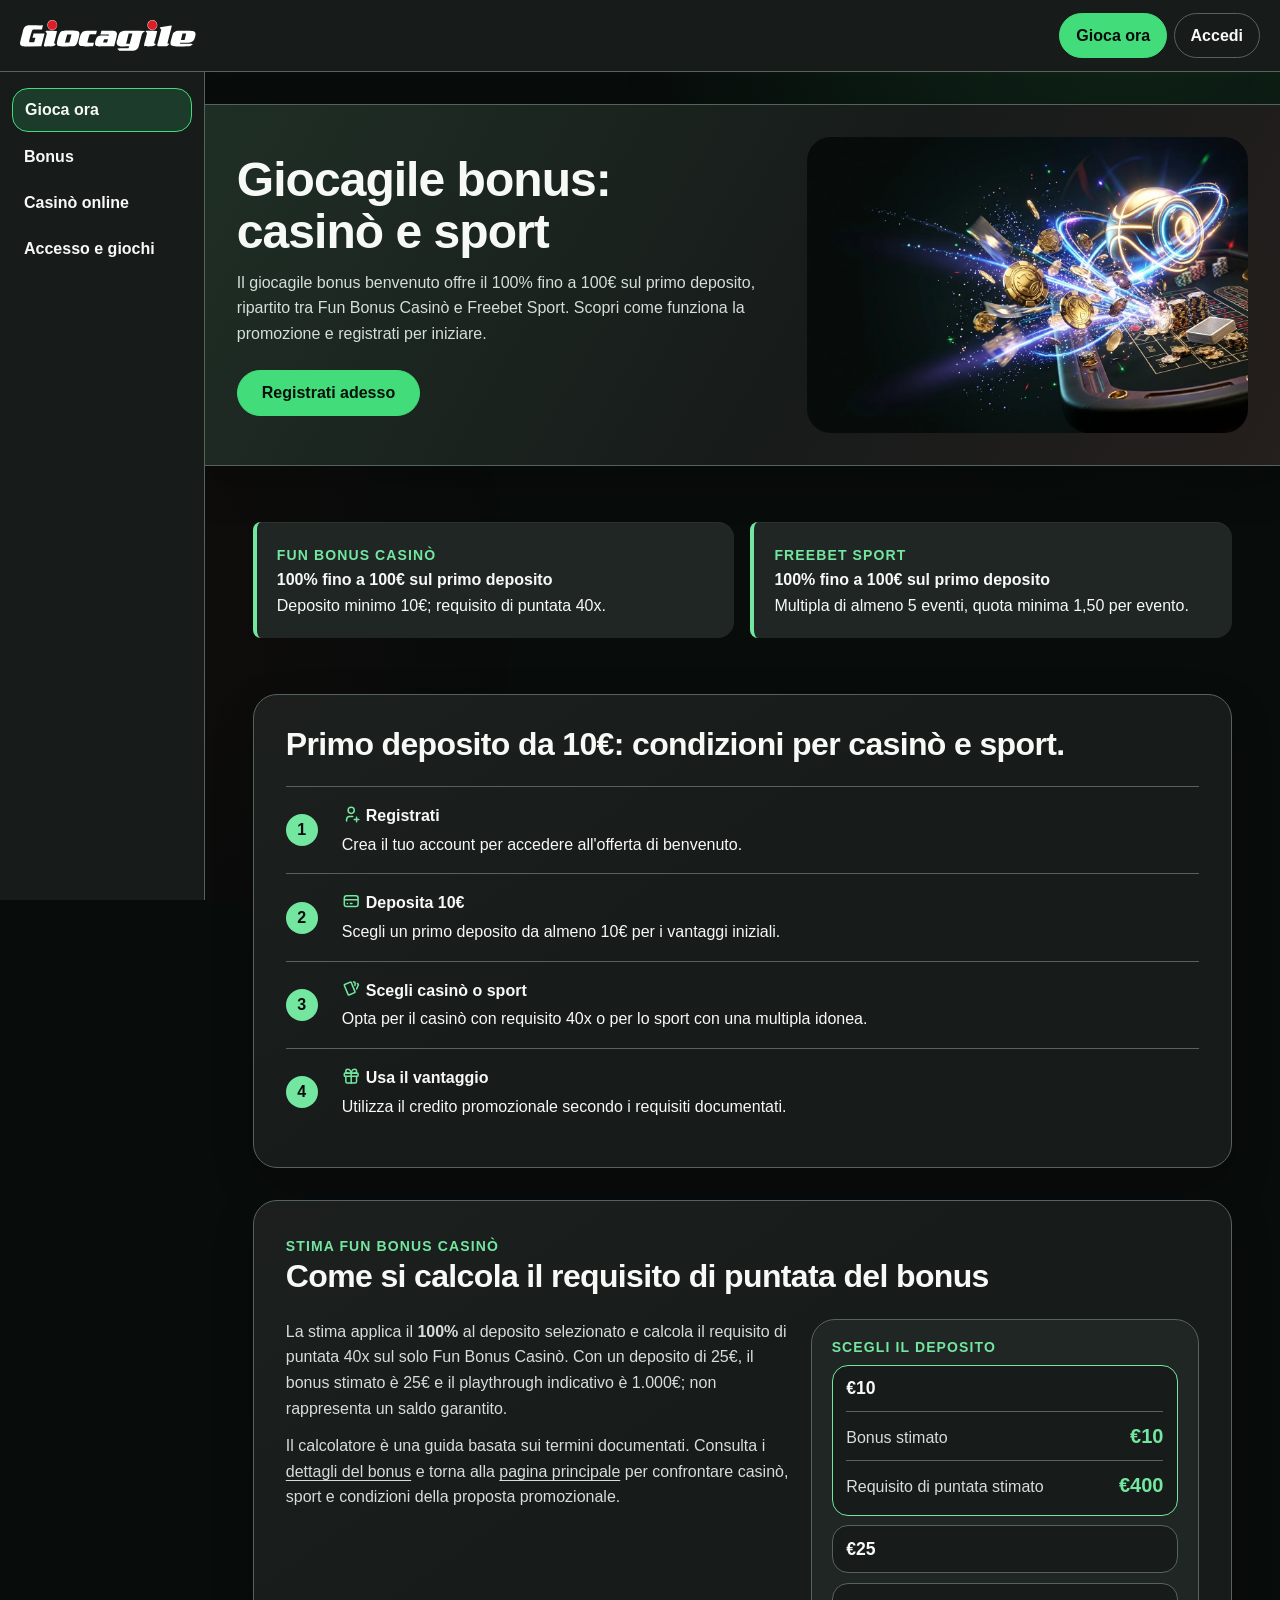
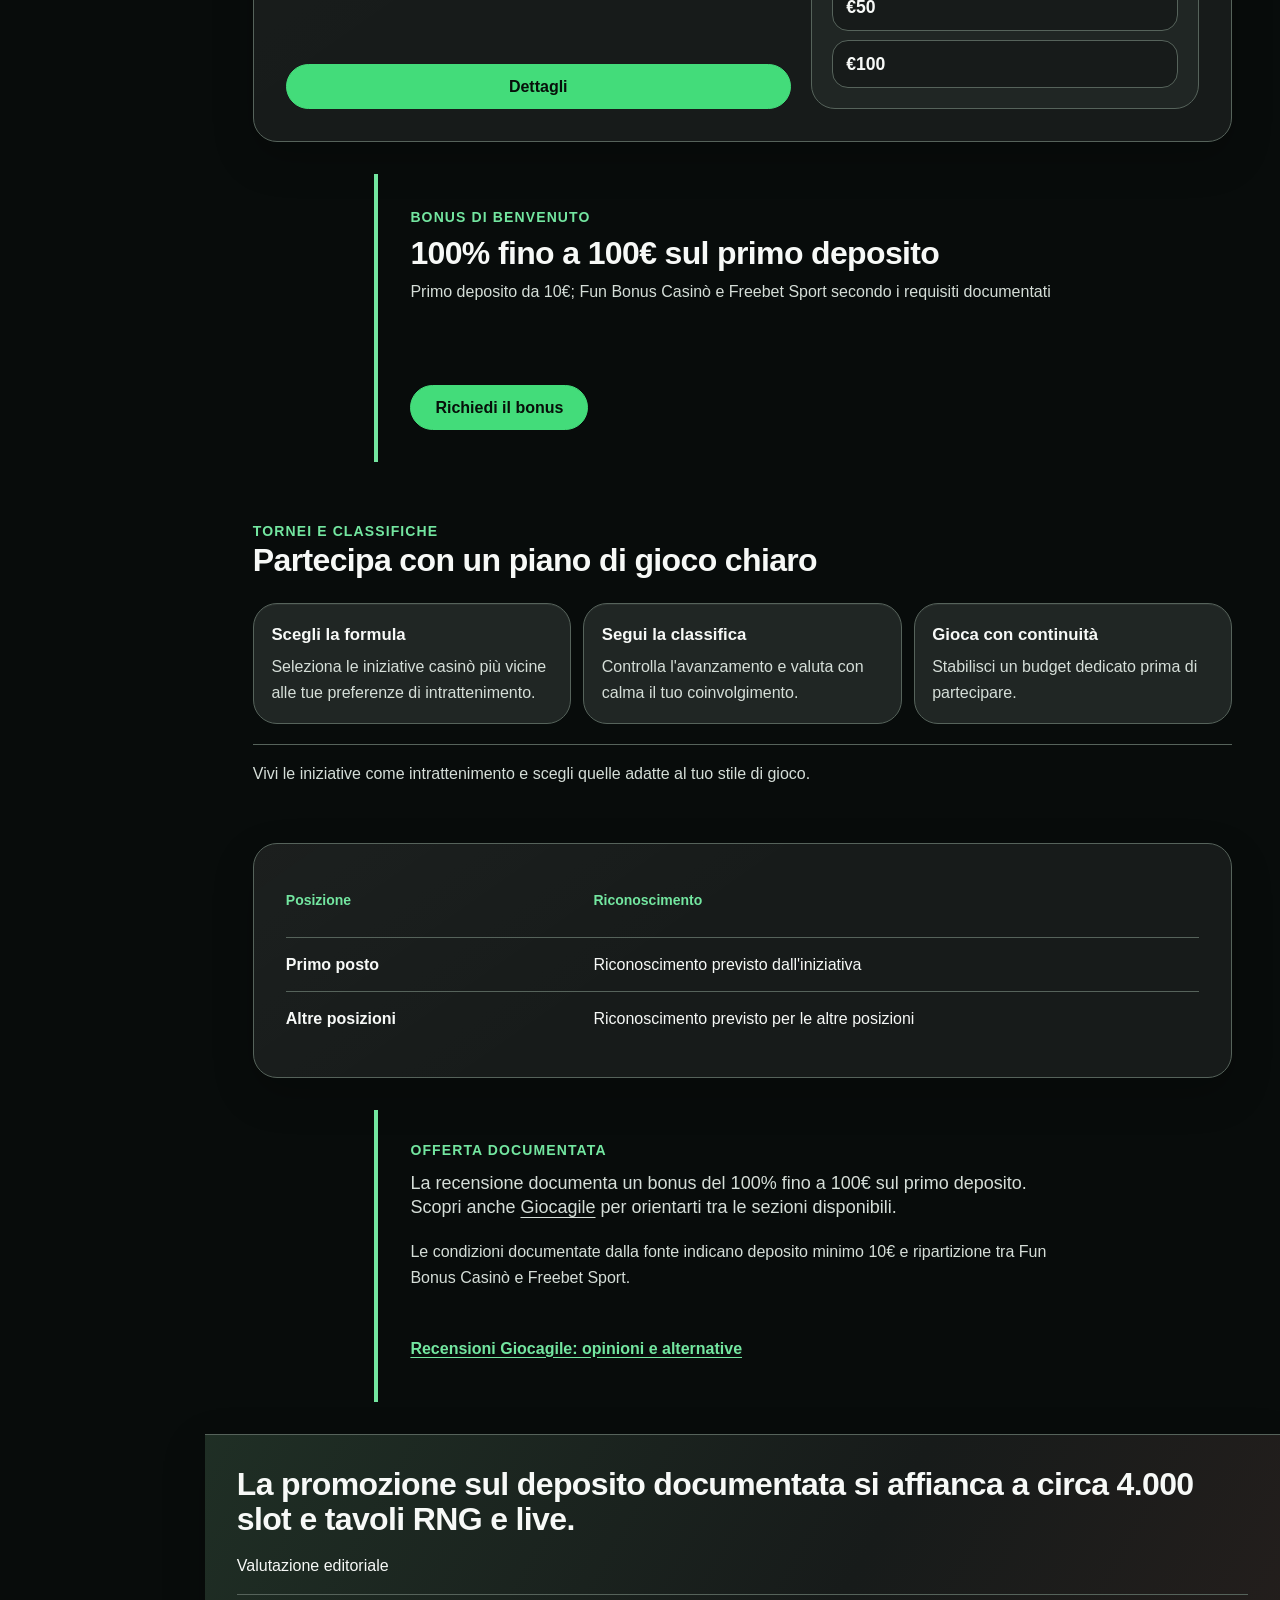
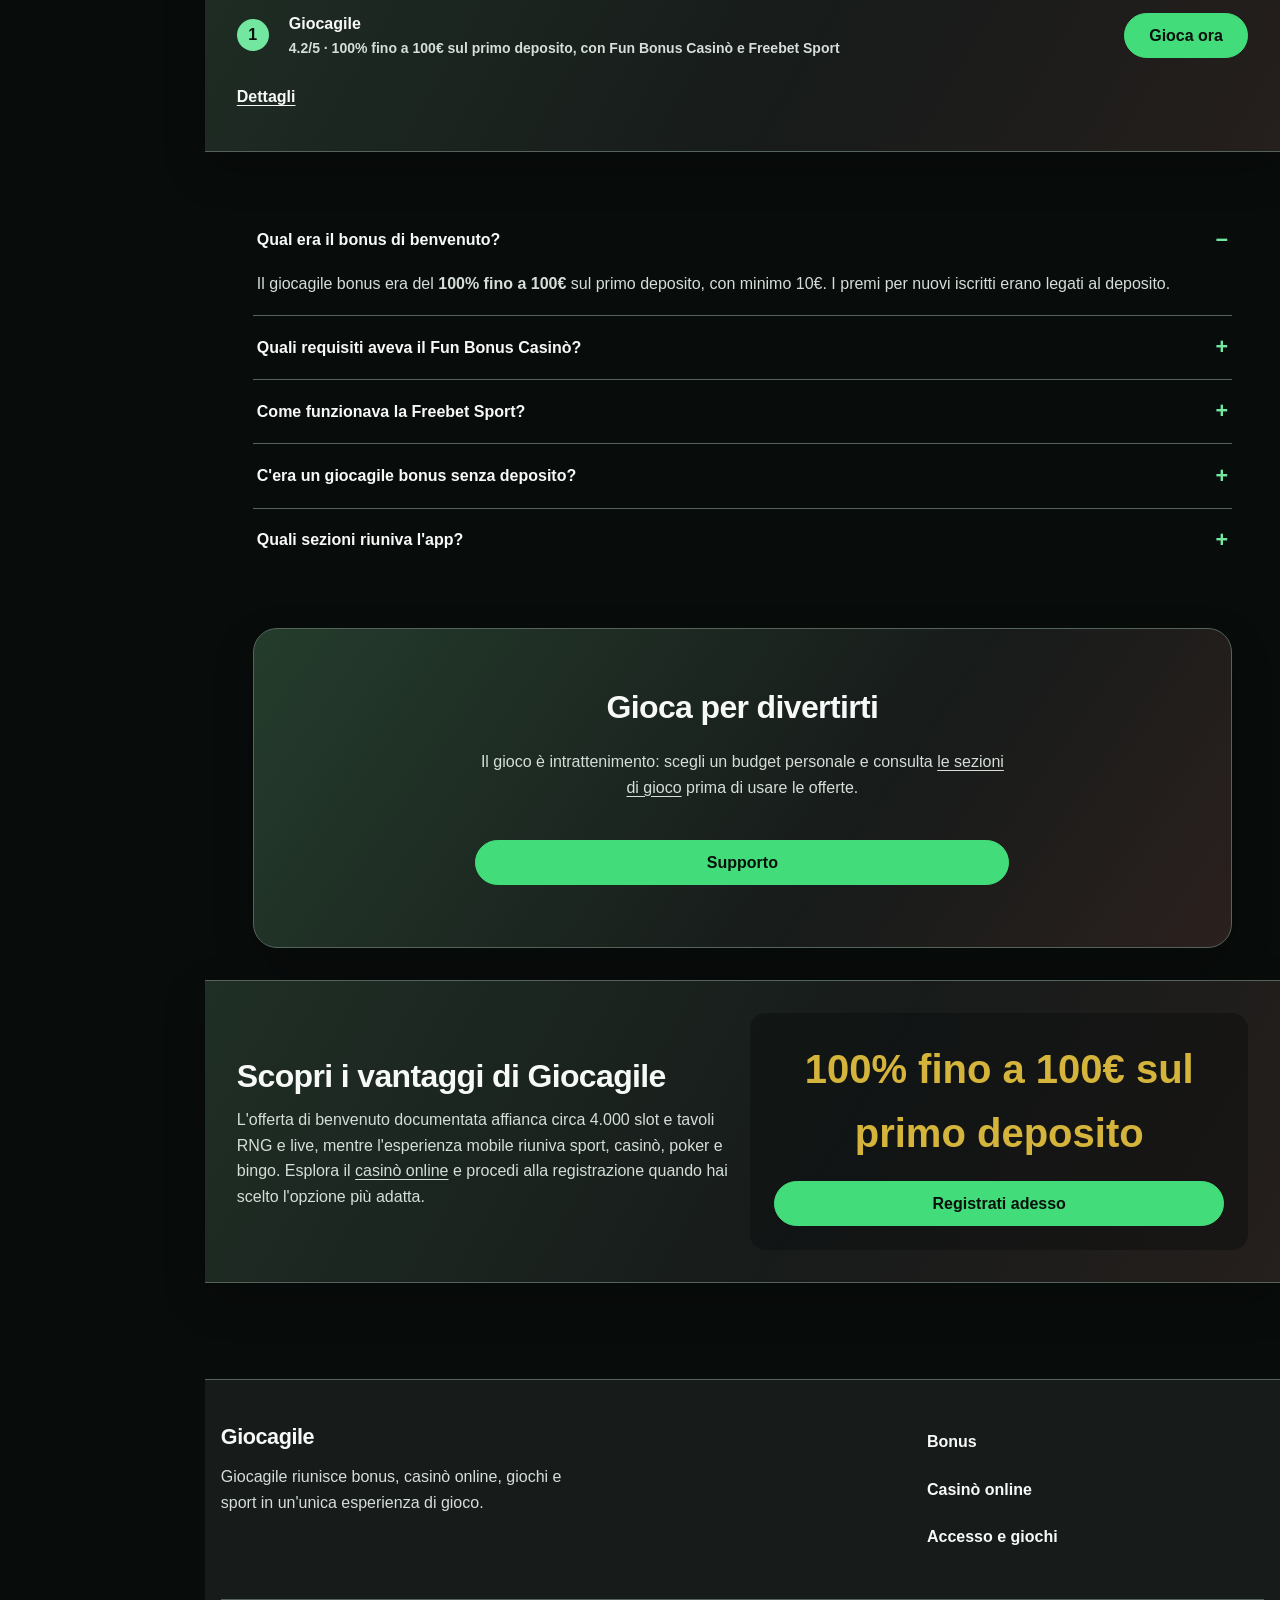
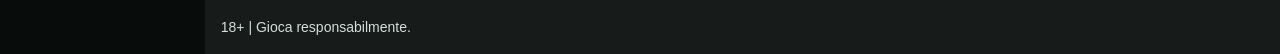
<file: bonus/index.html>
<!doctype html><!-- page route="/bonus/" -->

<html lang="it">
<head>
  <meta charset="utf-8">
  <meta name="viewport" content="width=device-width, initial-scale=1">
  <title>Giocagile: bonus e vantaggi di benvenuto</title>
  <link rel="stylesheet" href="/site.css">
<meta name="description" content="Scopri giocagile bonus benvenuto: l’offerta documentata sul primo deposito, le opzioni casinò e sport e i vantaggi di giocagile bonus."><link rel="canonical" href="https://gioccagile.it.com/bonus/"><link rel="icon" type="image/svg+xml" href="/favicon.svg"><meta property="og:title" content="Giocagile: bonus e vantaggi di benvenuto"><meta property="og:description" content="Scopri giocagile bonus benvenuto: l’offerta documentata sul primo deposito, le opzioni casinò e sport e i vantaggi di giocagile bonus."><meta property="og:url" content="https://gioccagile.it.com/bonus/"><meta property="og:image" content="https://gioccagile.it.com/og.svg"><meta property="og:type" content="website"><meta property="og:locale" content="it_IT"><meta property="og:site_name" content="Giocagile gaming operator"><meta name="twitter:card" content="summary_large_image"><script type="application/ld+json">{"@context":"https://schema.org","@graph":[{"@type":"WebPage","name":"Giocagile: bonus e vantaggi di benvenuto","url":"https://gioccagile.it.com/bonus/","description":"Scopri giocagile bonus benvenuto: l’offerta documentata sul primo deposito, le opzioni casinò e sport e i vantaggi di giocagile bonus.","inLanguage":"it"},{"@type":"BreadcrumbList","itemListElement":[{"@type":"ListItem","position":1,"name":"Giocagile gaming operator","item":"https://gioccagile.it.com/"},{"@type":"ListItem","position":2,"name":"Giocagile: bonus e vantaggi di benvenuto","item":"https://gioccagile.it.com/bonus/"}]}]}</script>  <style>
    body.bonus-page { --muted:#d5ded8; --mint:#43dc7a; --accent:#43dc7a; --line:#56635b; }
    body.bonus-page .pc { --accent:#73e6a0; }
    body.bonus-page .cr-foot, body.bonus-page .cm-drawer-support, body.bonus-page .fc-grid nav:last-of-type { display:none; }
    body.bonus-page .pc-game-offers article > b { background:#73e6a0; color:#07100a; }
    body.bonus-page .pc-bonus-listing .pc-action { margin-top:.25rem; }
    body.bonus-page .cm-brand { display:flex; min-height:var(--control-h); align-items:center; }
    body.bonus-page .fc-grid { grid-template-columns:2fr 1fr; }
    @media (max-width:48rem) {
      body.bonus-page .fc-grid { grid-template-columns:1fr; }
      body.bonus-page .pc-bonus-listing .pc-action { width:100%; }
    }
  </style>
</head>
<body class="bonus-page">
  <header class="cr-top">
  <a class="cr-brand" href="/"><img src="/gio-logo.svg" alt="Giocagile"></a>
  <div class="cr-actions"><a href="/referral-link" rel="sponsored nofollow noopener" target="_blank">Gioca ora</a><a href="/referral-link" rel="sponsored nofollow noopener" target="_blank">Accedi</a></div>
</header>
<aside class="cr-side">
  <nav class="cr-nav" aria-label="Giocagile">
    <a class="cr-item cr-promo" href="/referral-link" rel="sponsored nofollow noopener" target="_blank">Gioca ora</a>
    <a class="cr-item" href="/bonus/">Bonus</a><a class="cr-item" href="/casino-online/">Casinò online</a><a class="cr-item" href="/accesso-e-giochi/">Accesso e giochi</a>
  </nav>
  <div class="cr-foot"><a class="cr-item" href="/bonus/">Bonus</a><a class="cr-item" href="/casino-online/">Casinò online</a><a class="cr-item" href="/accesso-e-giochi/">Accesso e giochi</a></div>
</aside>
  <div class="cm-bar">
    <a class="cm-brand" href="/"><img src="/gio-logo.svg" alt="Giocagile"></a>
    <button class="cm-toggle" type="button" popovertarget="cm-drawer" aria-controls="cm-drawer">Menu</button>
  </div>
  <nav class="cm-drawer" id="cm-drawer" popover="auto" aria-label="Menu">
    <div class="cm-drawer-actions"><a href="/referral-link" rel="sponsored nofollow noopener" target="_blank">Gioca ora</a><a href="/referral-link" rel="sponsored nofollow noopener" target="_blank">Accedi</a></div>
    <div class="cm-drawer-nav"><a href="/bonus/">Bonus</a><a href="/casino-online/">Casinò online</a><a href="/accesso-e-giochi/">Accesso e giochi</a></div>
    <div class="cm-drawer-support"><a href="/bonus/">Bonus</a><a href="/casino-online/">Casinò online</a><a href="/accesso-e-giochi/">Accesso e giochi</a></div>
  </nav>
  <main>
    <!-- block:start instance="block-2eb0d16f" block="bonus.listing-hero" -->
<header class="pc pc-bonus-listing pc-band"><div><h1>Giocagile bonus: casinò e sport</h1><p>Il giocagile bonus benvenuto offre il 100% fino a 100€ sul primo deposito, ripartito tra Fun Bonus Casinò e Freebet Sport. Scopri come funziona la promozione e registrati per iniziare.</p><a class="pc-action" href="/referral-link" rel="sponsored nofollow noopener" target="_blank">Registrati adesso</a></div><figure class="pc-bonus-listing-art"><img src="assets/block-2eb0d16f-hero-image-0.webp" alt="Promotional visual for the bonus listing page" width="1264" height="848" loading="eager" decoding="async" fetchpriority="high"></figure></header>

<!-- block:end instance="block-2eb0d16f" -->
<!-- block:start instance="block-ded7ab46" block="review.bonus-cards" -->
<section class="pc pc-review-bonuses pc-flush"><article><small>Fun Bonus Casinò</small><b>100% fino a 100€ sul primo deposito</b><span>Deposito minimo 10€; requisito di puntata 40x.</span></article><article><small>Freebet Sport</small><b>100% fino a 100€ sul primo deposito</b><span>Multipla di almeno 5 eventi, quota minima 1,50 per evento.</span></article></section>

<!-- block:end instance="block-ded7ab46" -->
<!-- block:start instance="block-e5f73aa3" block="bonus.how-it-works" -->
<section class="pc pc-steps"><header><strong>Primo deposito da 10€: condizioni per casinò e sport.</strong></header><div><b>1</b><span><strong><svg class="pc-glyph" viewBox="0 0 24 24" aria-hidden="true" focusable="false"><path fill="none" stroke="currentColor" stroke-linecap="round" stroke-linejoin="round" stroke-width="2" d="M8 7a4 4 0 1 0 8 0a4 4 0 0 0-8 0m8 12h6m-3-3v6M6 21v-2a4 4 0 0 1 4-4h4"></path></svg>Registrati</strong> Crea il tuo account per accedere all&#39;offerta di benvenuto.</span></div><div><b>2</b><span><strong><svg class="pc-glyph" viewBox="0 0 24 24" aria-hidden="true" focusable="false"><path fill="none" stroke="currentColor" stroke-linecap="round" stroke-linejoin="round" stroke-width="2" d="M3 8a3 3 0 0 1 3-3h12a3 3 0 0 1 3 3v8a3 3 0 0 1-3 3H6a3 3 0 0 1-3-3zm0 2h18M7 15h.01M11 15h2"></path></svg>Deposita 10€</strong> Scegli un primo deposito da almeno 10€ per i vantaggi iniziali.</span></div><div><b>3</b><span><strong><svg class="pc-glyph" viewBox="0 0 24 24" aria-hidden="true" focusable="false"><path fill="none" stroke="currentColor" stroke-linecap="round" stroke-linejoin="round" stroke-width="2" d="m3.604 7.197l7.138-3.109a.96.96 0 0 1 1.27.527l4.924 11.902a1 1 0 0 1-.514 1.304L9.285 20.93a.96.96 0 0 1-1.271-.527L3.09 8.5a1 1 0 0 1 .514-1.304zM15 4h1a1 1 0 0 1 1 1v3.5M20 6q.396.168.768.315a1 1 0 0 1 .53 1.311L19 13"></path></svg>Scegli casinò o sport</strong> Opta per il casinò con requisito 40x o per lo sport con una multipla idonea.</span></div><div><b>4</b><span><strong><svg class="pc-glyph" viewBox="0 0 24 24" aria-hidden="true" focusable="false"><g fill="none" stroke="currentColor" stroke-linecap="round" stroke-linejoin="round" stroke-width="2"><path d="M3 9a1 1 0 0 1 1-1h16a1 1 0 0 1 1 1v2a1 1 0 0 1-1 1H4a1 1 0 0 1-1-1zm9-1v13"></path><path d="M19 12v7a2 2 0 0 1-2 2H7a2 2 0 0 1-2-2v-7m2.5-4a2.5 2.5 0 0 1 0-5A4.8 8 0 0 1 12 8a4.8 8 0 0 1 4.5-5a2.5 2.5 0 0 1 0 5"></path></g></svg>Usa il vantaggio</strong> Utilizza il credito promozionale secondo i requisiti documentati.</span></div></section>

<!-- block:end instance="block-e5f73aa3" -->
<!-- block:start instance="block-5cd67545" block="bonus.wagering-estimate" -->
<section class="pc pc-wagering-estimate"><header><div><small>Stima Fun Bonus Casinò</small><h2>Come si calcola il requisito di puntata del bonus</h2></div></header><div class="pc-wagering-estimate__grid"><div class="pc-wagering-estimate__body"><p>La stima applica il <strong>100%</strong> al deposito selezionato e calcola il requisito di puntata 40x sul solo Fun Bonus Casinò. Con un deposito di 25€, il bonus stimato è 25€ e il playthrough indicativo è 1.000€; non rappresenta un saldo garantito.</p>
<p>Il calcolatore è una guida basata sui termini documentati. Consulta i <a href="/bonus/">dettagli del bonus</a> e torna alla <a href="/">pagina principale</a> per confrontare casinò, sport e condizioni della proposta promozionale.</p><a class="pc-action" href="/bonus/">Dettagli</a></div><div class="pc-wagering-estimate__panel"><strong class="pc-wagering-estimate__label">Scegli il deposito</strong><details class="pc-wagering-estimate__tier" name="pc-wagering-Come si calcola il requisito di puntata del bonus" open><summary>€10</summary><dl><div><dt>Bonus stimato</dt><dd>€10</dd></div><div><dt>Requisito di puntata stimato</dt><dd>€400</dd></div></dl></details><details class="pc-wagering-estimate__tier" name="pc-wagering-Come si calcola il requisito di puntata del bonus"><summary>€25</summary><dl><div><dt>Bonus stimato</dt><dd>€25</dd></div><div><dt>Requisito di puntata stimato</dt><dd>€1000</dd></div></dl></details><details class="pc-wagering-estimate__tier" name="pc-wagering-Come si calcola il requisito di puntata del bonus"><summary>€50</summary><dl><div><dt>Bonus stimato</dt><dd>€50</dd></div><div><dt>Requisito di puntata stimato</dt><dd>€2000</dd></div></dl></details><details class="pc-wagering-estimate__tier" name="pc-wagering-Come si calcola il requisito di puntata del bonus"><summary>€100</summary><dl><div><dt>Bonus stimato</dt><dd>€100</dd></div><div><dt>Requisito di puntata stimato</dt><dd>€4000</dd></div></dl></details></div></div></section>

<!-- block:end instance="block-5cd67545" -->
<!-- block:start instance="block-e7e943ca" block="bonus.promo-card" -->
<article class="pc pc-promo-card pc-inset"><small>Bonus di benvenuto</small><strong>100% fino a 100€ sul primo deposito</strong><p>Primo deposito da 10€; Fun Bonus Casinò e Freebet Sport secondo i requisiti documentati</p><footer><a class="pc-action" href="/referral-link" rel="sponsored nofollow noopener" target="_blank">Richiedi il bonus</a></footer></article>

<!-- block:end instance="block-e7e943ca" -->
<!-- block:start instance="block-78f05bf0" block="bonus.tournament-guide" -->
<section class="pc pc-tournament-guide pc-flush"><header><div><small>Tornei e classifiche</small><h2>Partecipa con un piano di gioco chiaro</h2></div></header><ul class="pc-card-grid"><li><strong>Scegli la formula</strong><span>Seleziona le iniziative casinò più vicine alle tue preferenze di intrattenimento.</span></li><li><strong>Segui la classifica</strong><span>Controlla l&#39;avanzamento e valuta con calma il tuo coinvolgimento.</span></li><li><strong>Gioca con continuità</strong><span>Stabilisci un budget dedicato prima di partecipare.</span></li></ul><p class="pc-tournament-guide__note">Vivi le iniziative come intrattenimento e scegli quelle adatte al tuo stile di gioco.</p></section>

<!-- block:end instance="block-78f05bf0" -->
<!-- block:start instance="block-b4053763" block="bonus.prize-table" -->
<section class="pc pc-prize-table"><header><span>Posizione</span><span>Riconoscimento</span></header><div><b>Primo posto</b><span>Riconoscimento previsto dall&#39;iniziativa</span></div><div><b>Altre posizioni</b><span>Riconoscimento previsto per le altre posizioni</span></div></section>

<!-- block:end instance="block-b4053763" -->
<!-- block:start instance="block-094d1578" block="evidence.sourced-claim" -->
<aside class="pc pc-sourced-claim pc-inset"><small>Offerta documentata</small><div class="pc-claim"><p>La recensione documenta un bonus del 100% fino a 100€ sul primo deposito. Scopri anche <a href="/">Giocagile</a> per orientarti tra le sezioni disponibili.</p></div><div><p>Le condizioni documentate dalla fonte indicano deposito minimo 10€ e ripartizione tra Fun Bonus Casinò e Freebet Sport.</p></div><a href="https://api.gioccagile.it.com/login" rel="sponsored nofollow noopener" target="_blank">Recensioni Giocagile: opinioni e alternative</a></aside>

<!-- block:end instance="block-094d1578" -->
<!-- block:start instance="block-9ebff9b4" block="game.casino-offers" -->
<section class="pc pc-game-offers pc-band"><header><strong>La promozione sul deposito documentata si affianca a circa 4.000 slot e tavoli RNG e live.</strong><span>Valutazione editoriale</span></header><article><b>1</b><span><strong>Giocagile</strong><small>4.2/5 · 100% fino a 100€ sul primo deposito, con Fun Bonus Casinò e Freebet Sport</small></span><a class="pc-action" href="/referral-link" rel="sponsored nofollow noopener" target="_blank">Gioca ora</a></article><a href="/casino-online/">Dettagli</a></section>

<!-- block:end instance="block-9ebff9b4" -->
<!-- block:start instance="block-53306e94" block="interaction.faq-accordion" -->
<section class="pc pc-faq pc-flush"><details name="pc-faq-Qual era il bonus di benvenuto?" open><summary>Qual era il bonus di benvenuto?</summary><div><p>Il giocagile bonus era del <strong>100% fino a 100€</strong> sul primo deposito, con minimo 10€. I premi per nuovi iscritti erano legati al deposito.</p></div></details><details name="pc-faq-Qual era il bonus di benvenuto?"><summary>Quali requisiti aveva il Fun Bonus Casinò?</summary><div><p>Il Fun Bonus Casinò prevedeva un requisito di puntata <strong>40x</strong> sull&#39;importo del bonus.</p></div></details><details name="pc-faq-Qual era il bonus di benvenuto?"><summary>Come funzionava la Freebet Sport?</summary><div><p>La freebet sportiva richiedeva una multipla di almeno 5 eventi, con quota minima 1,50 per evento.</p></div></details><details name="pc-faq-Qual era il bonus di benvenuto?"><summary>C&#39;era un giocagile bonus senza deposito?</summary><div><p>Per la ricerca <strong>giocagile bonus senza deposito</strong>, le fonti disponibili documentano invece un&#39;offerta legata al primo deposito. Consulta <a href="/accesso-e-giochi/">accesso e giochi</a> per le sezioni disponibili.</p></div></details><details name="pc-faq-Qual era il bonus di benvenuto?"><summary>Quali sezioni riuniva l&#39;app?</summary><div><p>L&#39;app Android e iOS riuniva sport, casinò, poker e bingo: una proposta promozionale da valutare con le relative condizioni.</p></div></details></section>

<!-- block:end instance="block-53306e94" -->
<!-- block:start instance="block-b74a5bea" block="saferplay.intro" -->
<header class="pc pc-safer-intro"><strong>Gioca per divertirti</strong><div><p>Il gioco è intrattenimento: scegli un budget personale e consulta <a href="/accesso-e-giochi/">le sezioni di gioco</a> prima di usare le offerte.</p></div><a class="pc-action" href="/accesso-e-giochi/">Supporto</a></header>

<!-- block:end instance="block-b74a5bea" -->
<!-- block:start instance="block-957b918d" block="conversion.closing-cta" -->
<section class="pc pc-closing-cta pc-band"><div><h2>Scopri i vantaggi di Giocagile</h2><div><p>L&#39;offerta di benvenuto documentata affianca circa 4.000 slot e tavoli RNG e live, mentre l&#39;esperienza mobile riuniva sport, casinò, poker e bingo. Esplora il <a href="/casino-online/">casinò online</a> e procedi alla registrazione quando hai scelto l&#39;opzione più adatta.</p></div></div><aside><strong>100% fino a 100€ sul primo deposito</strong><a class="pc-action" href="/referral-link" rel="sponsored nofollow noopener" target="_blank">Registrati adesso</a></aside></section>

<!-- block:end instance="block-957b918d" -->
  </main>
  <footer class="fc-foot">
  <div class="fc-grid">
    <section><strong>Giocagile</strong><p>Giocagile riunisce bonus, casinò online, giochi e sport in un&#39;unica esperienza di gioco.</p></section>
    <nav aria-label="Giocagile"><a href="/bonus/">Bonus</a><a href="/casino-online/">Casinò online</a><a href="/accesso-e-giochi/">Accesso e giochi</a></nav>
    <nav aria-label="Giocagile"><a href="/bonus/">Bonus</a><a href="/casino-online/">Casinò online</a><a href="/accesso-e-giochi/">Accesso e giochi</a></nav>
  </div>
  <p class="fc-legal">18+ | Gioca responsabilmente.</p>
</footer>
</body>
</html>
</file>
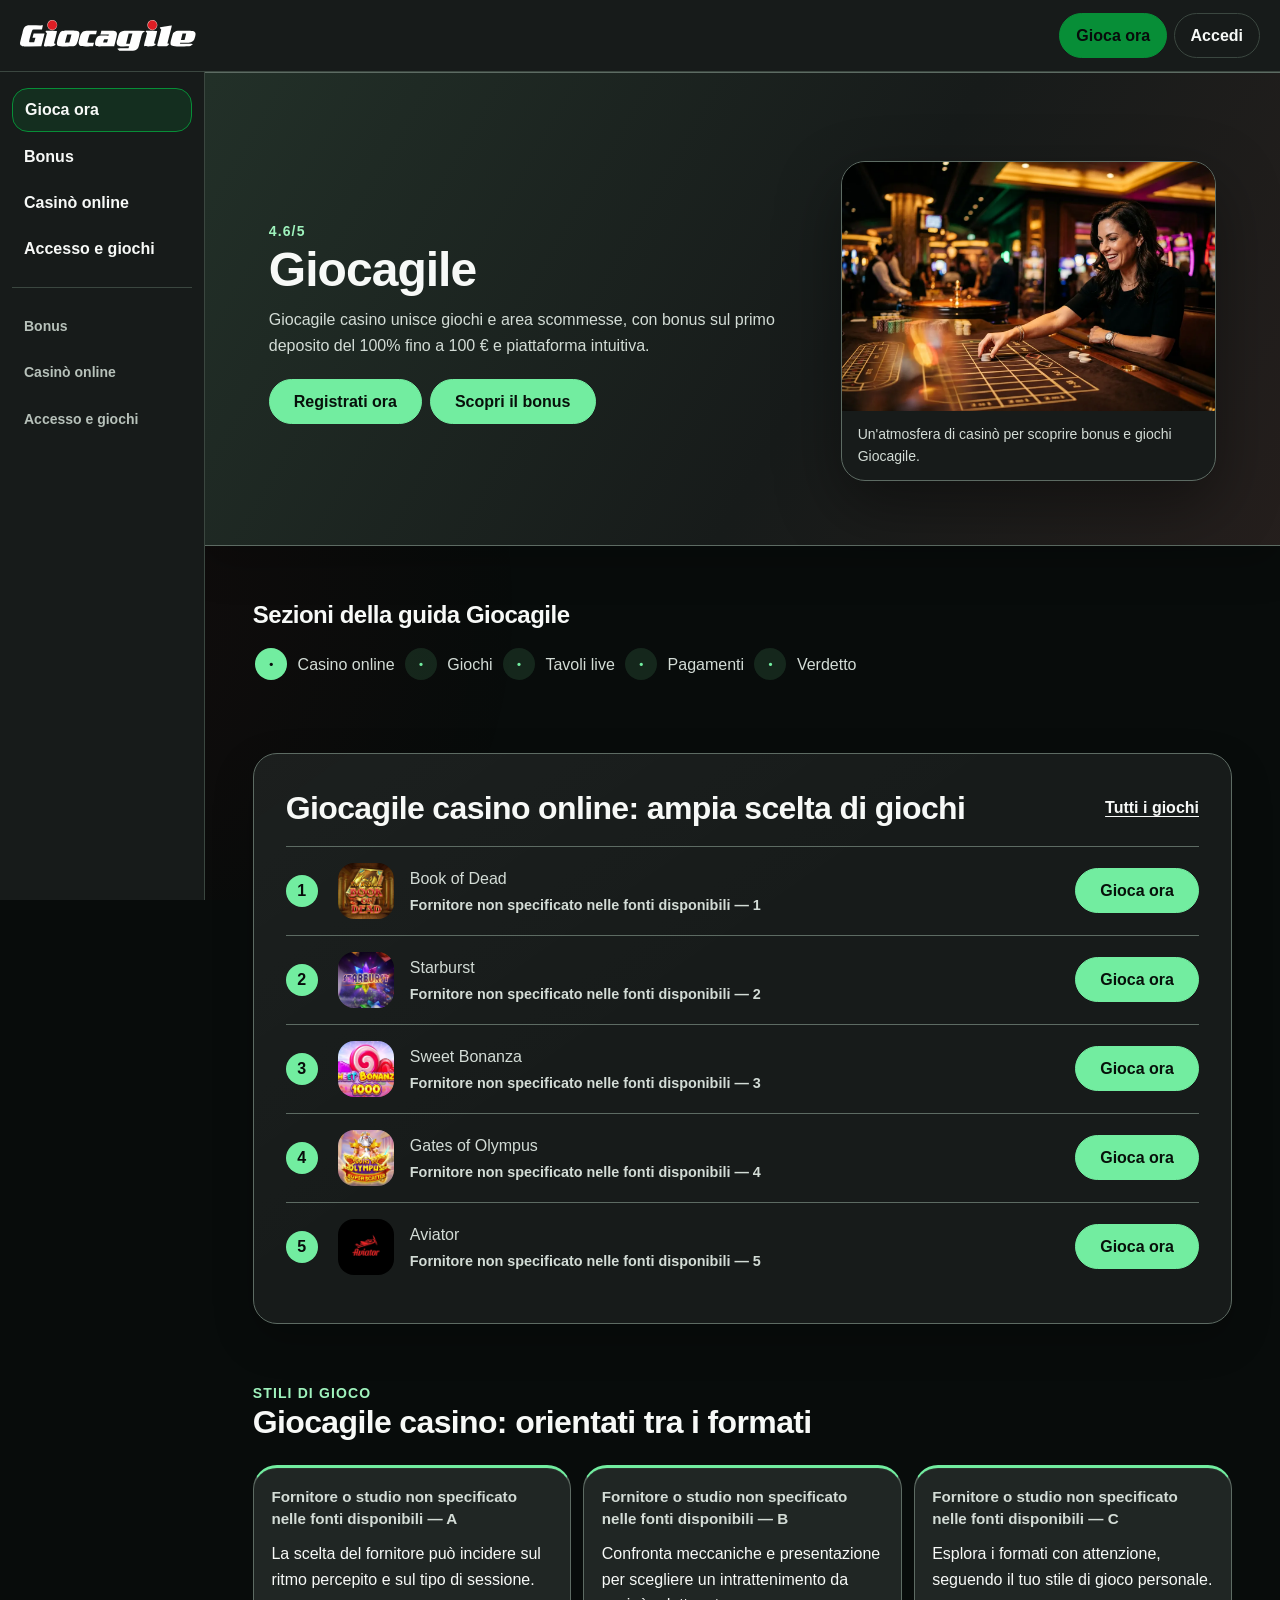
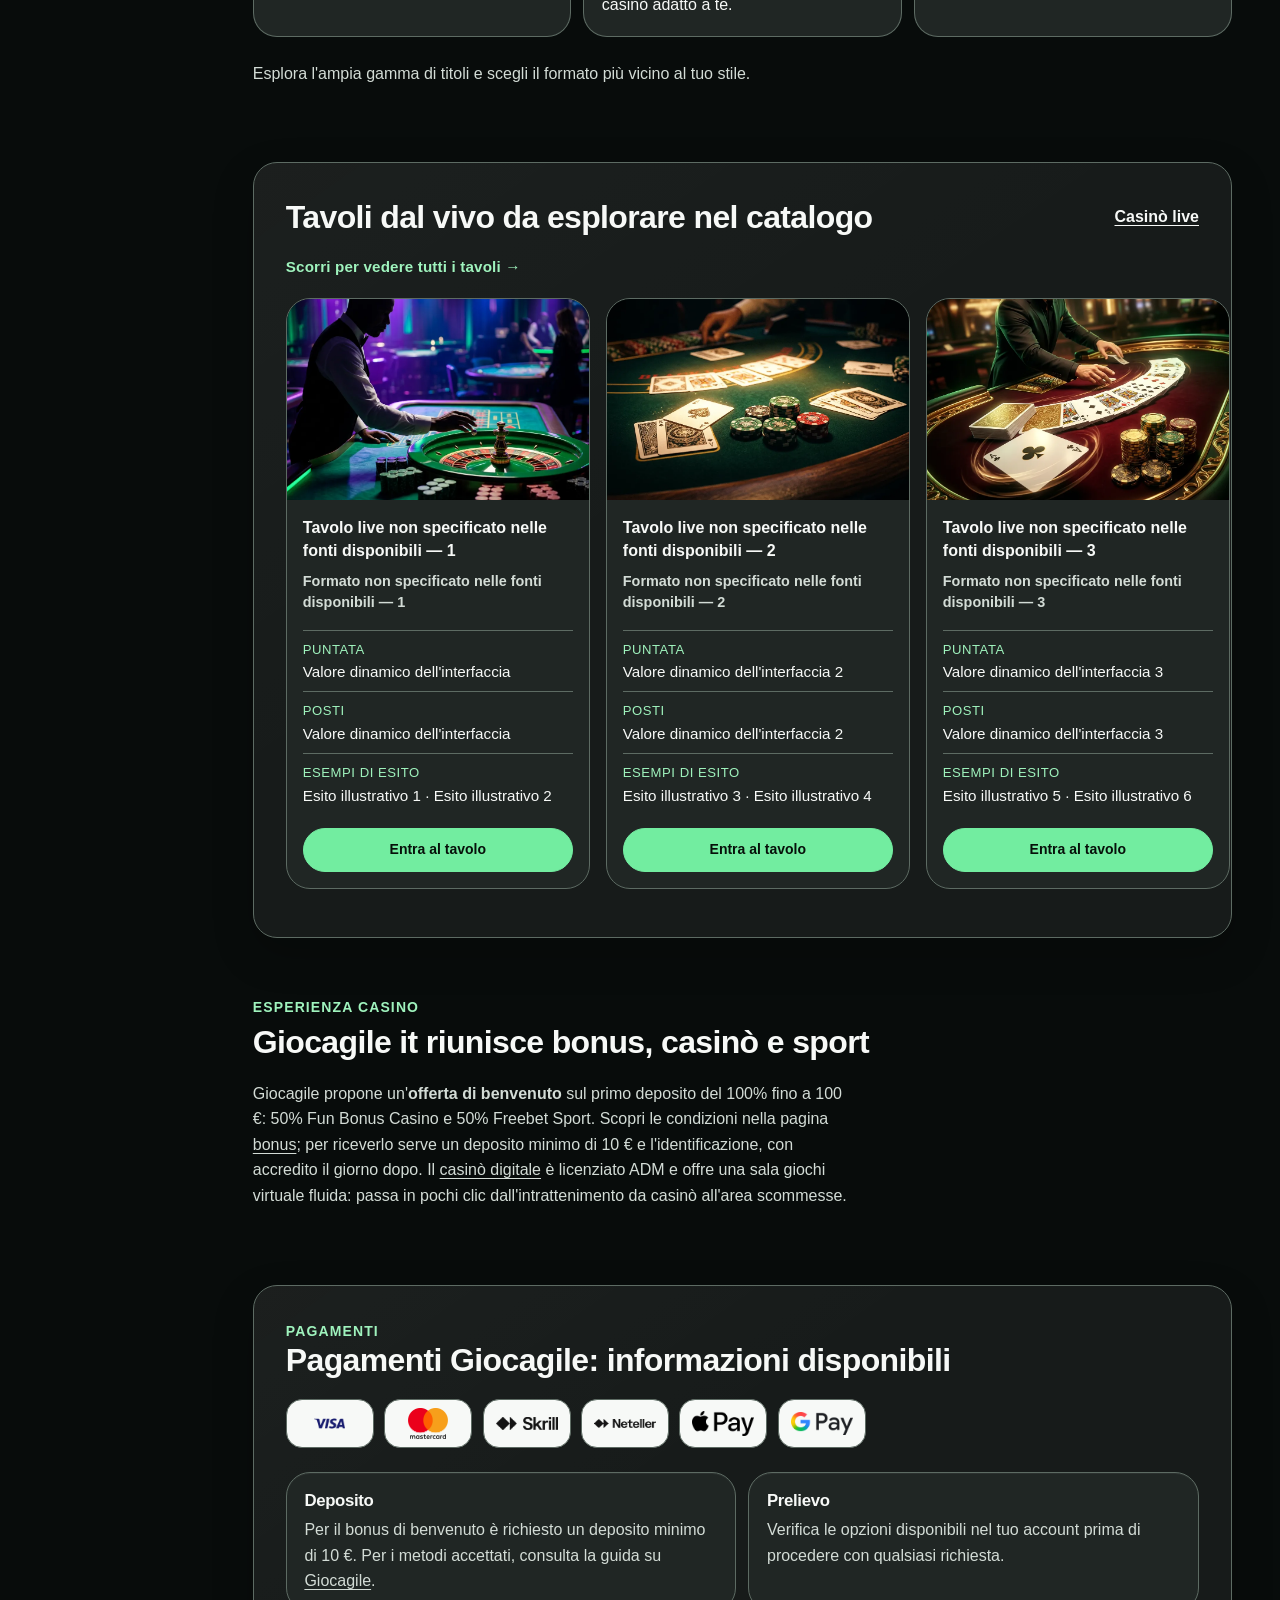
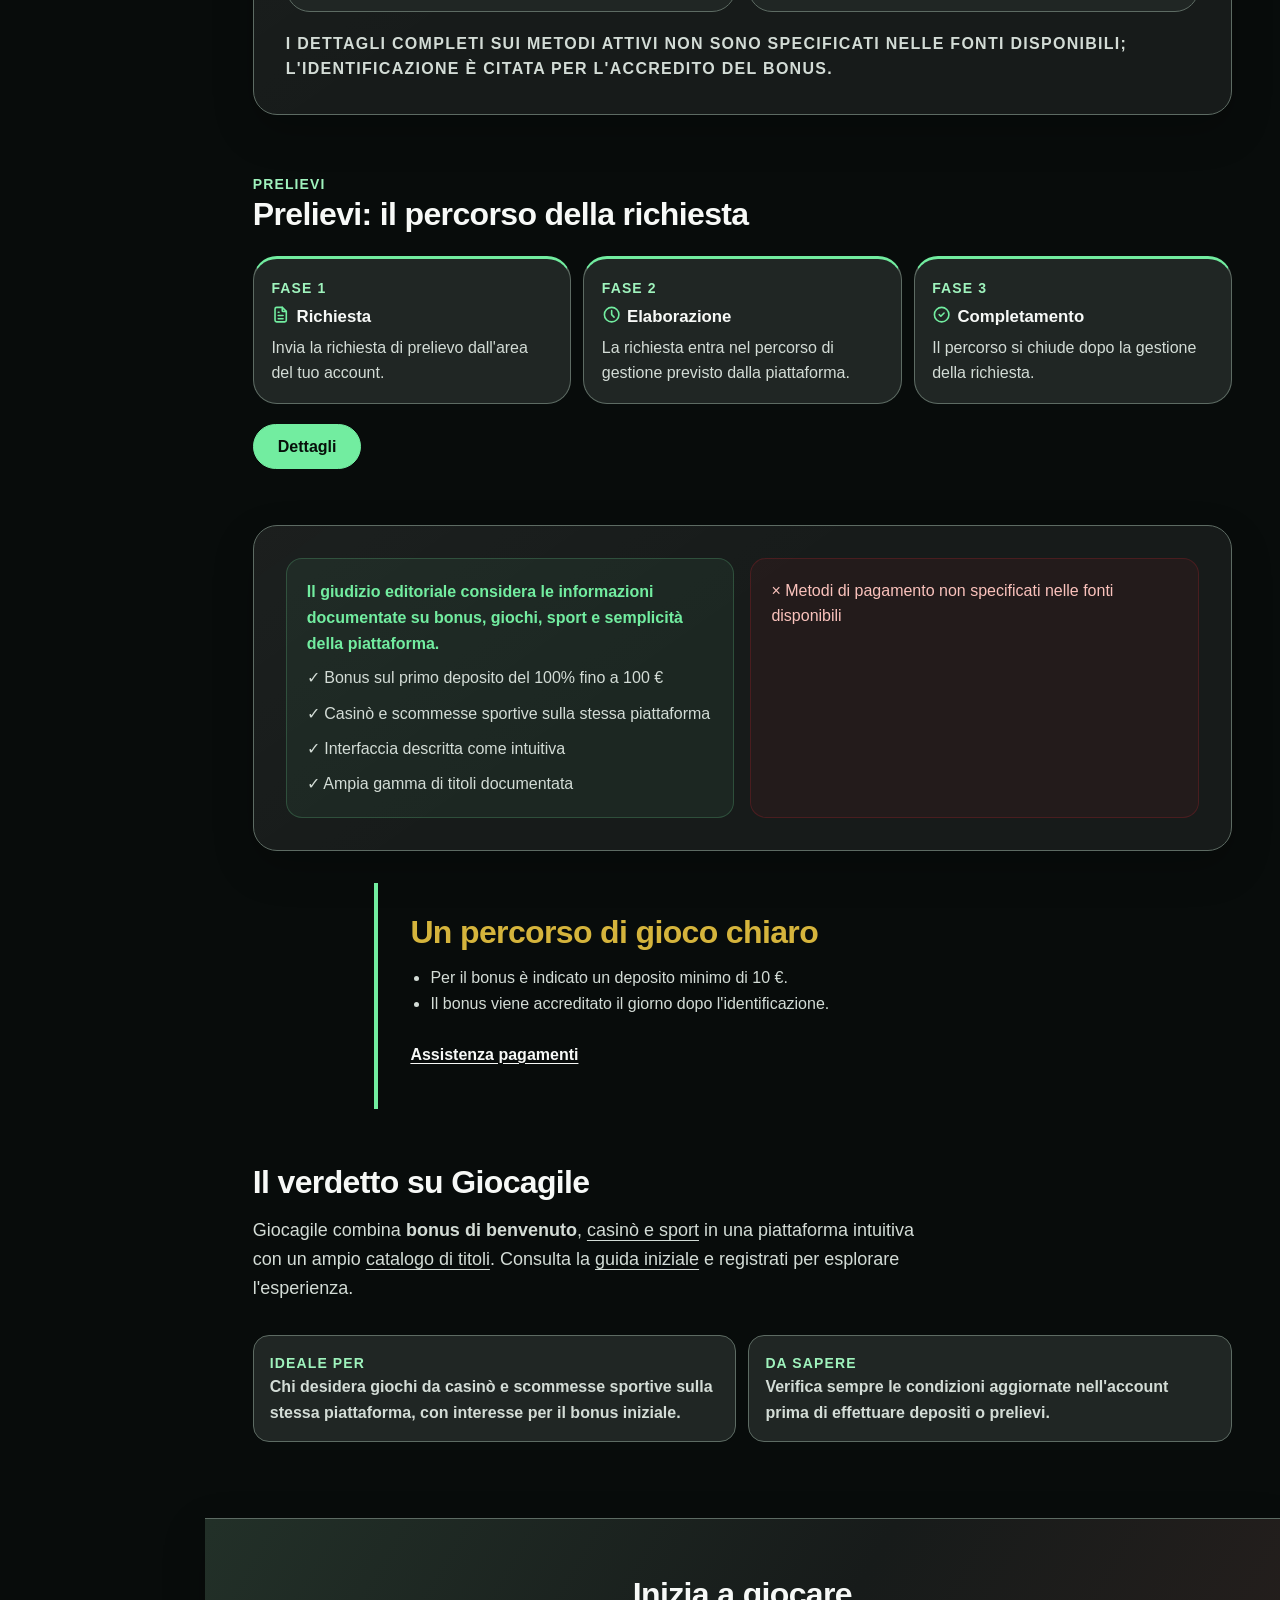
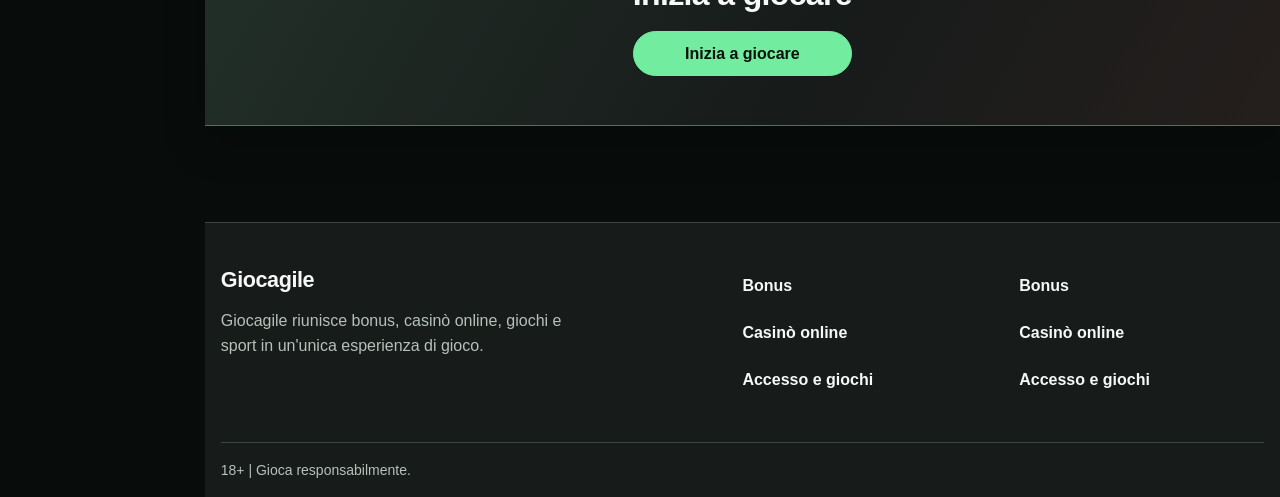
<file: casino-online/index.html>
<!doctype html><!-- page route="/casino-online/" -->

<html lang="it">
<head>
  <meta charset="utf-8">
  <meta name="viewport" content="width=device-width, initial-scale=1">
  <title>Giocagile casino online: bonus e giochi</title>
  <link rel="stylesheet" href="/site.css">
<meta name="description" content="Scopri giocagile it: giocagile casino online riunisce bonus sul primo deposito, giochi da casinò e scommesse sportive in una piattaforma intuitiva."><link rel="canonical" href="https://gioccagile.it.com/casino-online/"><link rel="icon" type="image/svg+xml" href="/favicon.svg"><meta property="og:title" content="Giocagile casino online: bonus e giochi"><meta property="og:description" content="Scopri giocagile it: giocagile casino online riunisce bonus sul primo deposito, giochi da casinò e scommesse sportive in una piattaforma intuitiva."><meta property="og:url" content="https://gioccagile.it.com/casino-online/"><meta property="og:image" content="https://gioccagile.it.com/og.svg"><meta property="og:type" content="website"><meta property="og:locale" content="it_IT"><meta property="og:site_name" content="Giocagile gaming operator"><meta name="twitter:card" content="summary_large_image"><script type="application/ld+json">{"@context":"https://schema.org","@graph":[{"@type":"WebPage","name":"Giocagile casino online: bonus e giochi","url":"https://gioccagile.it.com/casino-online/","description":"Scopri giocagile it: giocagile casino online riunisce bonus sul primo deposito, giochi da casinò e scommesse sportive in una piattaforma intuitiva.","inLanguage":"it"},{"@type":"BreadcrumbList","itemListElement":[{"@type":"ListItem","position":1,"name":"Giocagile gaming operator","item":"https://gioccagile.it.com/"},{"@type":"ListItem","position":2,"name":"Giocagile casino online: bonus e giochi","item":"https://gioccagile.it.com/casino-online/"}]}]}</script><style>
/* Page-local audit repairs: preserve shared components while improving contrast and scanability. */
.cr-brand,.cm-brand { display:inline-flex; min-height:44px; align-items:center; }
.cr-foot .cr-item,.cm-drawer-support a { min-height:44px; }
main {
  --mint:#72eda0;
  --muted:#d3dcd6;
  --line:#5d6b63;
  --violet:#72eda0;
}
main .pc { --accent:#72eda0; }
main .pc :where(p,li,span,figcaption,dd) { color:#d3dcd6; }
main .pc :where(small),
main .pc-live-table-rail__facts dt { color:#9ff3bd; }
main .pc-card-grid :where(strong,h3),
main .pc-live-table-rail__body > strong,
main .pc-live-table-rail__facts dd { color:#f7f9f7; }

/* Running-text links are links, not simulated buttons. */
main .pc p a:not(.pc-action) {
  display:inline !important;
  min-height:0 !important;
  padding:0 !important;
  border:0 !important;
  font-size:inherit !important;
  line-height:inherit !important;
  vertical-align:baseline;
}

/* Make unavailable supplier metadata supportive rather than visually dominant. */
main .pc-top-games article small {
  margin-top:.2rem;
  color:#d3dcd6;
  font-size:.9rem;
  line-height:1.45;
}
main .pc-provider-styles .pc-card-grid > li {
  border-top:3px solid #72eda0;
  gap:.7rem;
}
main .pc-provider-styles .pc-card-grid strong {
  color:#d3dcd6;
  font-size:.95rem;
  line-height:1.45;
}
main .pc-provider-styles .pc-card-grid span {
  color:#f7f9f7;
  font-size:1rem;
  line-height:1.6;
}

/* Give the horizontal catalog an explicit, high-contrast scroll affordance. */
main .pc-live-table-rail > header::after {
  flex:0 0 100%;
  color:#9ff3bd;
  content:"Scorri per vedere tutti i tavoli →";
  font-size:.95rem;
  font-weight:750;
  letter-spacing:.01em;
}
main .pc-live-table-rail__list {
  gap:1rem;
  padding-bottom:1rem;
  scrollbar-color:#72eda0 #202624;
  scrollbar-width:auto;
}
main .pc-live-table-rail__list::-webkit-scrollbar { height:.75rem; }
main .pc-live-table-rail__list::-webkit-scrollbar-track {
  border-radius:999px;
  background:#202624;
}
main .pc-live-table-rail__list::-webkit-scrollbar-thumb {
  border:2px solid #202624;
  border-radius:999px;
  background:#72eda0;
}
main .pc-live-table-rail__list > li { flex-basis:19rem; }
main .pc-live-table-rail__card { border-color:#5d6b63; }
main .pc-live-table-rail__body { gap:.55rem; padding:1rem; }
main .pc.pc-live-table-rail .pc-live-table-rail__body > strong {
  font-size:1rem;
  line-height:1.45;
}
main .pc.pc-live-table-rail .pc-live-table-rail__body > small {
  color:#d3dcd6;
  font-size:.9rem;
  line-height:1.45;
  letter-spacing:0;
  text-transform:none;
}
main .pc-live-table-rail__facts { gap:.5rem; }
main .pc-live-table-rail__facts dt { font-size:.82rem; }
main .pc-live-table-rail__facts dd { font-size:.95rem; line-height:1.45; }

main .pc-method-groups > footer small,
main .pc-withdrawal-timeline__phases span,
main .pc-pros-cons span { color:#d3dcd6; font-size:1rem; line-height:1.55; }

@media (max-width:48rem) {
  main .pc { font-size:1rem; line-height:1.65; }
  main .pc :where(small) { font-size:.9rem; line-height:1.45; }
  main .pc-top-games article {
    grid-template-columns:2.25rem 4.5rem minmax(0,1fr);
    gap:.75rem;
    padding:1rem 0;
  }
  main .pc-top-games-thumb { width:4.5rem; }
  main .pc-top-games article .pc-action {
    grid-column:2 / -1;
    width:100%;
    margin:0;
  }
  main .pc-provider-styles .pc-card-grid { grid-template-columns:1fr; }
  main .pc-live-table-rail__list > li {
    flex-basis:calc(100vw - 3.5rem);
  }
  main .pc-live-table-rail__body { padding:1rem; }
  main .pc.pc-live-table-rail .pc-live-table-rail__body > strong,
  main .pc-live-table-rail__facts dd { font-size:1rem; }
  main .pc-live-table-rail__facts dt { font-size:.875rem; }
  main .pc-method-groups__marks { display:grid; grid-template-columns:repeat(3,minmax(0,1fr)); }
  main .pc-method-groups__marks li { width:auto; min-height:4rem; }
}
</style>
</head>
<body>
  <header class="cr-top">
  <a class="cr-brand" href="/"><img src="/gio-logo.svg" alt="Giocagile"></a>
  <div class="cr-actions"><a href="/referral-link" rel="sponsored nofollow noopener" target="_blank">Gioca ora</a><a href="/referral-link" rel="sponsored nofollow noopener" target="_blank">Accedi</a></div>
</header>
<aside class="cr-side">
  <nav class="cr-nav" aria-label="Giocagile">
    <a class="cr-item cr-promo" href="/referral-link" rel="sponsored nofollow noopener" target="_blank">Gioca ora</a>
    <a class="cr-item" href="/bonus/">Bonus</a><a class="cr-item" href="/casino-online/">Casinò online</a><a class="cr-item" href="/accesso-e-giochi/">Accesso e giochi</a>
  </nav>
  <div class="cr-foot"><a class="cr-item" href="/bonus/">Bonus</a><a class="cr-item" href="/casino-online/">Casinò online</a><a class="cr-item" href="/accesso-e-giochi/">Accesso e giochi</a></div>
</aside>
  <div class="cm-bar">
    <a class="cm-brand" href="/"><img src="/gio-logo.svg" alt="Giocagile"></a>
    <button class="cm-toggle" type="button" popovertarget="cm-drawer" aria-controls="cm-drawer">Menu</button>
  </div>
  <nav class="cm-drawer" id="cm-drawer" popover="auto" aria-label="Menu">
    <div class="cm-drawer-actions"><a href="/referral-link" rel="sponsored nofollow noopener" target="_blank">Gioca ora</a><a href="/referral-link" rel="sponsored nofollow noopener" target="_blank">Accedi</a></div>
    <div class="cm-drawer-nav"><a href="/bonus/">Bonus</a><a href="/casino-online/">Casinò online</a><a href="/accesso-e-giochi/">Accesso e giochi</a></div>
    <div class="cm-drawer-support"><a href="/bonus/">Bonus</a><a href="/casino-online/">Casinò online</a><a href="/accesso-e-giochi/">Accesso e giochi</a></div>
  </nav>
  <main>
    <!-- block:start instance="block-08c96a74" block="review.dual-hero" -->
<header class="pc pc-review-hero pc-band"><div><small>4.6/5</small><h1>Giocagile</h1><p>Giocagile casino unisce giochi e area scommesse, con bonus sul primo deposito del 100% fino a 100 € e piattaforma intuitiva.</p><a class="pc-action" href="/referral-link" rel="sponsored nofollow noopener" target="_blank">Registrati ora</a><a class="pc-action" href="/referral-link" rel="sponsored nofollow noopener" target="_blank">Scopri il bonus</a></div><figure><img src="assets/block-08c96a74-proof-image-0.webp" alt="Promotional proof image showing the operator experience" width="1264" height="848" loading="eager" decoding="async" fetchpriority="high"><figcaption>Un&#39;atmosfera di casinò per scoprire bonus e giochi Giocagile.</figcaption></figure></header>

<!-- block:end instance="block-08c96a74" -->
<!-- block:start instance="block-7f01ca95" block="navigation.quick-topic-rail" -->
<nav class="pc pc-quick-topic-rail pc-flush" aria-label="Sezioni della guida Giocagile">
  <strong class="pc-quick-topic-rail__label">Sezioni della guida Giocagile</strong>
  <ul class="pc-quick-topic-rail__list">
    
      <li><a href="/casino-online/" aria-current="location"><span aria-hidden="true">•</span><span>Casino online</span></a></li>
    
      <li><a href="/casino-online/"><span aria-hidden="true">•</span><span>Giochi</span></a></li>
    
      <li><a href="/casino-online/"><span aria-hidden="true">•</span><span>Tavoli live</span></a></li>
    
      <li><a href="/casino-online/"><span aria-hidden="true">•</span><span>Pagamenti</span></a></li>
    
      <li><a href="/casino-online/"><span aria-hidden="true">•</span><span>Verdetto</span></a></li>
    
  </ul>
</nav>

<!-- block:end instance="block-7f01ca95" -->
<!-- block:start instance="block-02d2965d" block="home.top-games" -->
<section class="pc pc-top-games"><header><strong>Giocagile casino online: ampia scelta di giochi</strong><a href="/referral-link" rel="sponsored nofollow noopener" target="_blank">Tutti i giochi</a></header><div><article><b>1</b><figure class="pc-top-games-thumb"><img src="assets/block-02d2965d-game-art-0.webp" alt="Book of Dead" width="500" height="500" loading="lazy" decoding="async"></figure><span>Book of Dead<small>Fornitore non specificato nelle fonti disponibili — 1</small></span><a class="pc-action" href="/referral-link" rel="sponsored nofollow noopener" target="_blank">Gioca ora</a></article><article><b>2</b><figure class="pc-top-games-thumb"><img src="assets/block-02d2965d-game-art-1.webp" alt="Starburst" width="500" height="500" loading="lazy" decoding="async"></figure><span>Starburst<small>Fornitore non specificato nelle fonti disponibili — 2</small></span><a class="pc-action" href="/referral-link" rel="sponsored nofollow noopener" target="_blank">Gioca ora</a></article><article><b>3</b><figure class="pc-top-games-thumb"><img src="assets/block-02d2965d-game-art-2.webp" alt="Sweet Bonanza" width="400" height="254" loading="lazy" decoding="async"></figure><span>Sweet Bonanza<small>Fornitore non specificato nelle fonti disponibili — 3</small></span><a class="pc-action" href="/referral-link" rel="sponsored nofollow noopener" target="_blank">Gioca ora</a></article><article><b>4</b><figure class="pc-top-games-thumb"><img src="assets/block-02d2965d-game-art-3.webp" alt="Gates of Olympus" width="500" height="500" loading="lazy" decoding="async"></figure><span>Gates of Olympus<small>Fornitore non specificato nelle fonti disponibili — 4</small></span><a class="pc-action" href="/referral-link" rel="sponsored nofollow noopener" target="_blank">Gioca ora</a></article><article><b>5</b><figure class="pc-top-games-thumb"><img src="assets/block-02d2965d-game-art-4.webp" alt="Aviator" width="512" height="512" loading="lazy" decoding="async"></figure><span>Aviator<small>Fornitore non specificato nelle fonti disponibili — 5</small></span><a class="pc-action" href="/referral-link" rel="sponsored nofollow noopener" target="_blank">Gioca ora</a></article></div></section>

<!-- block:end instance="block-02d2965d" -->
<!-- block:start instance="block-b8905293" block="game.provider-styles" -->
<section class="pc pc-provider-styles pc-flush"><header><div><small>Stili di gioco</small><h2>Giocagile casino: orientati tra i formati</h2></div></header><ul class="pc-card-grid"><li><strong>Fornitore o studio non specificato nelle fonti disponibili — A</strong><span>La scelta del fornitore può incidere sul ritmo percepito e sul tipo di sessione.</span></li><li><strong>Fornitore o studio non specificato nelle fonti disponibili — B</strong><span>Confronta meccaniche e presentazione per scegliere un intrattenimento da casinò adatto a te.</span></li><li><strong>Fornitore o studio non specificato nelle fonti disponibili — C</strong><span>Esplora i formati con attenzione, seguendo il tuo stile di gioco personale.</span></li></ul><div class="pc-provider-styles__footer"><p>Esplora l&#39;ampia gamma di titoli e scegli il formato più vicino al tuo stile.</p></div></section>

<!-- block:end instance="block-b8905293" -->
<!-- block:start instance="block-e9eb5360" block="home.live-table-rail" -->
<section class="pc pc-live-table-rail"><header><strong>Tavoli dal vivo da esplorare nel catalogo</strong><a href="/referral-link" rel="sponsored nofollow noopener" target="_blank">Casinò live</a></header><ul class="pc-live-table-rail__list"><li><article class="pc-live-table-rail__card"><figure class="pc-game-tile-art"><img src="assets/block-e9eb5360-table-art-0.webp" alt="Table artwork for each live dealer card, matching the tables list order" width="1024" height="1024" loading="lazy"></figure><div class="pc-live-table-rail__body"><strong>Tavolo live non specificato nelle fonti disponibili — 1</strong><small>Formato non specificato nelle fonti disponibili — 1</small><dl class="pc-live-table-rail__facts"><div><dt>Puntata</dt><dd>Valore dinamico dell&#39;interfaccia</dd></div><div><dt>Posti</dt><dd>Valore dinamico dell&#39;interfaccia</dd></div><div><dt>Esempi di esito</dt><dd>Esito illustrativo 1 · Esito illustrativo 2</dd></div></dl><a class="pc-action" href="/referral-link" rel="sponsored nofollow noopener" target="_blank" aria-label="Entra al tavolo: Tavolo live non specificato nelle fonti disponibili — 1">Entra al tavolo</a></div></article></li><li><article class="pc-live-table-rail__card"><figure class="pc-game-tile-art"><img src="assets/block-e9eb5360-table-art-1.webp" alt="Table artwork for each live dealer card, matching the tables list order" width="1024" height="1024" loading="lazy"></figure><div class="pc-live-table-rail__body"><strong>Tavolo live non specificato nelle fonti disponibili — 2</strong><small>Formato non specificato nelle fonti disponibili — 2</small><dl class="pc-live-table-rail__facts"><div><dt>Puntata</dt><dd>Valore dinamico dell&#39;interfaccia 2</dd></div><div><dt>Posti</dt><dd>Valore dinamico dell&#39;interfaccia 2</dd></div><div><dt>Esempi di esito</dt><dd>Esito illustrativo 3 · Esito illustrativo 4</dd></div></dl><a class="pc-action" href="/referral-link" rel="sponsored nofollow noopener" target="_blank" aria-label="Entra al tavolo: Tavolo live non specificato nelle fonti disponibili — 2">Entra al tavolo</a></div></article></li><li><article class="pc-live-table-rail__card"><figure class="pc-game-tile-art"><img src="assets/block-e9eb5360-table-art-2.webp" alt="Table artwork for each live dealer card, matching the tables list order" width="1024" height="1024" loading="lazy"></figure><div class="pc-live-table-rail__body"><strong>Tavolo live non specificato nelle fonti disponibili — 3</strong><small>Formato non specificato nelle fonti disponibili — 3</small><dl class="pc-live-table-rail__facts"><div><dt>Puntata</dt><dd>Valore dinamico dell&#39;interfaccia 3</dd></div><div><dt>Posti</dt><dd>Valore dinamico dell&#39;interfaccia 3</dd></div><div><dt>Esempi di esito</dt><dd>Esito illustrativo 5 · Esito illustrativo 6</dd></div></dl><a class="pc-action" href="/referral-link" rel="sponsored nofollow noopener" target="_blank" aria-label="Entra al tavolo: Tavolo live non specificato nelle fonti disponibili — 3">Entra al tavolo</a></div></article></li><li><article class="pc-live-table-rail__card"><figure class="pc-game-tile-art"><img src="assets/block-e9eb5360-table-art-3.webp" alt="Table artwork for each live dealer card, matching the tables list order" width="1024" height="1024" loading="lazy"></figure><div class="pc-live-table-rail__body"><strong>Tavolo live non specificato nelle fonti disponibili — 4</strong><small>Formato non specificato nelle fonti disponibili — 4</small><dl class="pc-live-table-rail__facts"><div><dt>Puntata</dt><dd>Valore dinamico dell&#39;interfaccia 4</dd></div><div><dt>Posti</dt><dd>Valore dinamico dell&#39;interfaccia 4</dd></div><div><dt>Esempi di esito</dt><dd>Esito illustrativo 7 · Esito illustrativo 8</dd></div></dl><a class="pc-action" href="/referral-link" rel="sponsored nofollow noopener" target="_blank" aria-label="Entra al tavolo: Tavolo live non specificato nelle fonti disponibili — 4">Entra al tavolo</a></div></article></li><li><article class="pc-live-table-rail__card"><figure class="pc-game-tile-art"><img src="assets/block-e9eb5360-table-art-4.webp" alt="Table artwork for each live dealer card, matching the tables list order" width="1024" height="1024" loading="lazy"></figure><div class="pc-live-table-rail__body"><strong>Tavolo live non specificato nelle fonti disponibili — 5</strong><small>Formato non specificato nelle fonti disponibili — 5</small><dl class="pc-live-table-rail__facts"><div><dt>Puntata</dt><dd>Valore dinamico dell&#39;interfaccia 5</dd></div><div><dt>Posti</dt><dd>Valore dinamico dell&#39;interfaccia 5</dd></div><div><dt>Esempi di esito</dt><dd>Esito illustrativo 9 · Esito illustrativo 10</dd></div></dl><a class="pc-action" href="/referral-link" rel="sponsored nofollow noopener" target="_blank" aria-label="Entra al tavolo: Tavolo live non specificato nelle fonti disponibili — 5">Entra al tavolo</a></div></article></li><li><article class="pc-live-table-rail__card"><figure class="pc-game-tile-art"><img src="assets/block-e9eb5360-table-art-5.webp" alt="Table artwork for each live dealer card, matching the tables list order" width="1024" height="1024" loading="lazy"></figure><div class="pc-live-table-rail__body"><strong>Tavolo live non specificato nelle fonti disponibili — 6</strong><small>Formato non specificato nelle fonti disponibili — 6</small><dl class="pc-live-table-rail__facts"><div><dt>Puntata</dt><dd>Valore dinamico dell&#39;interfaccia 6</dd></div><div><dt>Posti</dt><dd>Valore dinamico dell&#39;interfaccia 6</dd></div><div><dt>Esempi di esito</dt><dd>Esito illustrativo 11 · Esito illustrativo 12</dd></div></dl><a class="pc-action" href="/referral-link" rel="sponsored nofollow noopener" target="_blank" aria-label="Entra al tavolo: Tavolo live non specificato nelle fonti disponibili — 6">Entra al tavolo</a></div></article></li></ul></section>

<!-- block:end instance="block-e9eb5360" -->
<!-- block:start instance="block-0907b33e" block="narrative.prose-section" -->
<section class="pc pc-prose-section pc-flush"><header><small>Esperienza casino</small><h2>Giocagile it riunisce bonus, casinò e sport</h2></header><div class="pc-prose"><p>Giocagile propone un&#39;<strong>offerta di benvenuto</strong> sul primo deposito del 100% fino a 100 €: 50% Fun Bonus Casino e 50% Freebet Sport. Scopri le condizioni nella pagina <a href="/bonus/">bonus</a>; per riceverlo serve un deposito minimo di 10 € e l&#39;identificazione, con accredito il giorno dopo. Il <a href="/casino-online/">casinò digitale</a> è licenziato ADM e offre una sala giochi virtuale fluida: passa in pochi clic dall&#39;intrattenimento da casinò all&#39;area scommesse.</p></div></section>

<!-- block:end instance="block-0907b33e" -->
<!-- block:start instance="block-34e91b7a" block="payments.method-groups" -->
<section class="pc pc-method-groups"><header><div><small>Pagamenti</small><h2>Pagamenti Giocagile: informazioni disponibili</h2></div></header><ul class="pc-method-groups__marks"><li><img src="assets/block-34e91b7a-payment-mark-0.webp" alt="Visa" width="640" height="640" loading="lazy"></li><li><img src="assets/block-34e91b7a-payment-mark-1.webp" alt="Mastercard" width="640" height="497" loading="lazy"></li><li><img src="assets/block-34e91b7a-payment-mark-2.webp" alt="Skrill" width="640" height="143" loading="lazy"></li><li><img src="assets/block-34e91b7a-payment-mark-3.webp" alt="Neteller" width="640" height="100" loading="lazy"></li><li><img src="assets/block-34e91b7a-payment-mark-4.webp" alt="Apple Pay" width="640" height="263" loading="lazy"></li><li><img src="assets/block-34e91b7a-payment-mark-5.webp" alt="Google Pay" width="640" height="240" loading="lazy"></li></ul><div class="pc-card-grid pc-method-groups__groups"><article><h3>Deposito</h3><div><p>Per il bonus di benvenuto è richiesto un deposito minimo di 10 €. Per i metodi accettati, consulta la guida su <a href="/">Giocagile</a>.</p></div></article><article><h3>Prelievo</h3><div><p>Verifica le opzioni disponibili nel tuo account prima di procedere con qualsiasi richiesta.</p></div></article></div><footer><small>I dettagli completi sui metodi attivi non sono specificati nelle fonti disponibili; l&#39;identificazione è citata per l&#39;accredito del bonus.</small></footer></section>

<!-- block:end instance="block-34e91b7a" -->
<!-- block:start instance="block-2b6dc539" block="payments.withdrawal-timeline" -->
<section class="pc pc-withdrawal-timeline pc-flush"><header><div><small>Prelievi</small><h2>Prelievi: il percorso della richiesta</h2></div></header><ol class="pc-withdrawal-timeline__phases"><li><small>Fase 1</small><strong><svg class="pc-glyph" viewBox="0 0 24 24" aria-hidden="true" focusable="false"><g fill="none" stroke="currentColor" stroke-linecap="round" stroke-linejoin="round" stroke-width="2"><path d="M14 3v4a1 1 0 0 0 1 1h4"></path><path d="M17 21H7a2 2 0 0 1-2-2V5a2 2 0 0 1 2-2h7l5 5v11a2 2 0 0 1-2 2M9 9h1m-1 4h6m-6 4h6"></path></g></svg>Richiesta</strong><span>Invia la richiesta di prelievo dall&#39;area del tuo account.</span></li><li><small>Fase 2</small><strong><svg class="pc-glyph" viewBox="0 0 24 24" aria-hidden="true" focusable="false"><g fill="none" stroke="currentColor" stroke-linecap="round" stroke-linejoin="round" stroke-width="2"><path d="M3 12a9 9 0 1 0 18 0a9 9 0 0 0-18 0"></path><path d="M12 7v5l3 3"></path></g></svg>Elaborazione</strong><span>La richiesta entra nel percorso di gestione previsto dalla piattaforma.</span></li><li><small>Fase 3</small><strong><svg class="pc-glyph" viewBox="0 0 24 24" aria-hidden="true" focusable="false"><g fill="none" stroke="currentColor" stroke-linecap="round" stroke-linejoin="round" stroke-width="2"><path d="M3 12a9 9 0 1 0 18 0a9 9 0 1 0-18 0"></path><path d="m9 12l2 2l4-4"></path></g></svg>Completamento</strong><span>Il percorso si chiude dopo la gestione della richiesta.</span></li></ol><footer><a class="pc-action" href="/accesso-e-giochi/">Dettagli</a></footer></section>

<!-- block:end instance="block-2b6dc539" -->
<!-- block:start instance="block-caa5b819" block="review.pros-cons" -->
<section class="pc pc-pros-cons"><section><strong>Il giudizio editoriale considera le informazioni documentate su bonus, giochi, sport e semplicità della piattaforma.</strong><span>✓ Bonus sul primo deposito del 100% fino a 100 €</span><span>✓ Casinò e scommesse sportive sulla stessa piattaforma</span><span>✓ Interfaccia descritta come intuitiva</span><span>✓ Ampia gamma di titoli documentata</span></section><section><span>× Metodi di pagamento non specificati nelle fonti disponibili</span></section></section>

<!-- block:end instance="block-caa5b819" -->
<!-- block:start instance="block-d40a7ba5" block="payments.security-callout" -->
<aside class="pc pc-payment-safety pc-inset"><strong>Un percorso di gioco chiaro</strong><ul><li>Per il bonus è indicato un deposito minimo di 10 €.</li><li>Il bonus viene accreditato il giorno dopo l&#39;identificazione.</li></ul><a href="/accesso-e-giochi/">Assistenza pagamenti</a></aside>

<!-- block:end instance="block-d40a7ba5" -->
<!-- block:start instance="block-1835cbdc" block="summary.compact-verdict" -->
<section class="pc pc-compact-verdict pc-flush"><header><h2>Il verdetto su Giocagile</h2></header><div class="pc-verdict-copy"><p>Giocagile combina <strong>bonus di benvenuto</strong>, <a href="/casino-online/">casinò e sport</a> in una piattaforma intuitiva con un ampio <a href="/casino-online/">catalogo di titoli</a>. Consulta la <a href="/">guida iniziale</a> e registrati per esplorare l&#39;esperienza.</p></div><div class="pc-verdict-notes"><p><small>Ideale per</small><strong>Chi desidera giochi da casinò e scommesse sportive sulla stessa piattaforma, con interesse per il bonus iniziale.</strong></p><p><small>Da sapere</small><strong>Verifica sempre le condizioni aggiornate nell&#39;account prima di effettuare depositi o prelievi.</strong></p></div></section>

<!-- block:end instance="block-1835cbdc" -->
<!-- block:start instance="block-18fe2424" block="conversion.primary-cta" -->
<section class="pc pc-primary-cta pc-band"><strong>Inizia a giocare</strong><a class="pc-action" href="/referral-link" rel="sponsored nofollow noopener" target="_blank">Inizia a giocare</a></section>

<!-- block:end instance="block-18fe2424" -->
  </main>
  <footer class="fc-foot">
  <div class="fc-grid">
    <section><strong>Giocagile</strong><p>Giocagile riunisce bonus, casinò online, giochi e sport in un&#39;unica esperienza di gioco.</p></section>
    <nav aria-label="Giocagile"><a href="/bonus/">Bonus</a><a href="/casino-online/">Casinò online</a><a href="/accesso-e-giochi/">Accesso e giochi</a></nav>
    <nav aria-label="Giocagile"><a href="/bonus/">Bonus</a><a href="/casino-online/">Casinò online</a><a href="/accesso-e-giochi/">Accesso e giochi</a></nav>
  </div>
  <p class="fc-legal">18+ | Gioca responsabilmente.</p>
</footer>
</body>
</html>
</file>
<file: site.css>
/* chrome:start */
.cr-top{display:flex;align-items:center;justify-content:space-between;gap:var(--space-md);padding:.65rem 1.25rem;border-bottom:1px solid var(--line);background:var(--surface)}
.cr-brand{font-size:1.3rem;font-weight:var(--heading-weight);letter-spacing:var(--heading-spacing);text-decoration:none;white-space:nowrap}
.cr-brand img,.cm-brand img{display:block;width:clamp(8rem,16vw,11rem);height:auto}
.cr-actions{display:flex;gap:.4rem}
.cr-actions a{display:inline-flex;min-height:var(--control-h);align-items:center;padding:.55rem var(--space-md);border-radius:var(--radius);font-weight:750;text-decoration:none}
.cr-actions a:first-child{border:1px solid var(--accent);background:var(--accent);color:var(--ink)}
.cr-actions a:not(:first-child){border:1px solid var(--line);background:transparent;color:var(--paper)}
.cr-side{display:flex;flex-direction:column;padding:var(--space-md) .75rem;background:var(--surface)}
.cr-nav{display:flex;flex-direction:column;gap:.15rem}
.cr-item{display:flex;min-height:var(--control-h);align-items:center;padding:.5rem .75rem;border-radius:var(--radius-md);color:var(--paper);font-weight:650;text-decoration:none}
.cr-item:hover{background:var(--surface-raised)}
.cr-promo{border:1px solid var(--accent);background:color-mix(in oklab, var(--accent) 16%, transparent)}
.cr-foot{display:flex;flex-direction:column;gap:.15rem;margin-top:var(--space-md);padding-top:var(--space-md);border-top:1px solid var(--line)}
.cr-foot .cr-item{min-height:2.25rem;color:var(--muted);font-size:var(--text-sm)}
@media(min-width:48.001rem){
body{--cr-top-h:4.5rem;--cr-side-w:clamp(11rem,16vw,15rem);display:grid;min-height:100dvh;grid-template-columns:var(--cr-side-w) minmax(0,1fr);grid-template-rows:auto 1fr auto;grid-template-areas:"top top" "side main" "side foot"}
.cr-top{grid-area:top;position:sticky;top:0;z-index:20;min-height:var(--cr-top-h)}
.cr-side{grid-area:side;position:sticky;top:var(--cr-top-h);z-index:15;max-height:calc(100dvh - var(--cr-top-h));overflow:auto;border-right:1px solid var(--line)}
body>main{grid-area:main}
body>footer{grid-area:foot}

}
.fc-foot{margin-top:var(--space-xl);border-top:1px solid var(--line);background:var(--surface);color:var(--paper)}
.fc-grid{display:grid;width:min(72rem,calc(100% - 2rem));grid-template-columns:2fr 1fr 1fr;margin-inline:auto;padding:2.5rem 0;gap:var(--space-xl)}
.fc-grid strong{font-size:1.35rem;font-weight:var(--heading-weight);letter-spacing:var(--heading-spacing)}.fc-grid p{max-width:42ch;margin-top:.6rem;color:var(--muted)}
.fc-grid nav{display:flex;flex-direction:column;gap:.2rem}.fc-grid nav a{display:flex;min-height:var(--control-h);align-items:center;font-weight:700;text-decoration:none}
.fc-legal{width:min(72rem,calc(100% - 2rem));margin:0 auto;padding:var(--space-md) 0;border-top:1px solid var(--line);color:var(--muted);font-size:var(--text-sm)}
@media(max-width:48rem){.fc-grid{width:calc(100% - 2rem);grid-template-columns:1fr;padding:var(--space-lg) 0;gap:var(--space-md)}.fc-grid nav{display:grid;grid-template-columns:repeat(2,minmax(0,1fr))}.fc-grid nav a{display:flex;min-height:var(--control-h);align-items:center;color:var(--muted);font-weight:600}.fc-legal{width:calc(100% - 2rem);margin:var(--space-sm) auto 0;padding-top:var(--space-sm);grid-column:1/-1;border-top:1px solid var(--line);color:var(--muted);font-size:var(--text-sm)}}
.cm-bar { display:none; }
.cm-drawer { position:fixed; inset:0 0 0 auto; width:min(20rem,calc(100vw - 3rem)); height:100dvh; margin:0; padding:var(--space-lg); overflow-y:auto; border:0; border-left:1px solid var(--line); background:var(--surface); color:var(--paper); }
.cm-drawer::backdrop { background:color-mix(in oklab, var(--ink) 72%, transparent); }
.cm-drawer-actions,.cm-drawer-nav,.cm-drawer-support { display:grid; gap:var(--space-xs); }
.cm-drawer-nav,.cm-drawer-support { margin-top:var(--space-lg); }
.cm-drawer-actions a { display:flex; min-height:var(--control-h); align-items:center; justify-content:center; padding:.55rem var(--space-md); border-radius:var(--radius); font-weight:750; text-decoration:none; }
.cm-drawer-actions a:first-child { border:1px solid var(--accent); background:var(--accent); color:var(--ink); }
.cm-drawer-actions a:not(:first-child) { border:1px solid var(--line); background:transparent; color:var(--paper); }
.cm-drawer-nav a,.cm-drawer-support a { display:flex; min-height:var(--control-h); align-items:center; padding:.5rem .75rem; border-radius:var(--radius-md); color:var(--paper); font-weight:650; text-decoration:none; }
.cm-drawer-nav a:hover,.cm-drawer-support a:hover { background:var(--surface-raised); }
.cm-drawer-support { padding-top:var(--space-md); border-top:1px solid var(--line); }
.cm-drawer-support a { min-height:2.25rem; color:var(--muted); font-size:var(--text-sm); }

@media(max-width:48rem) {
  .ci-head,.cs-head,.ct-head,.cx-head,.cp-head,.cr-top,.cr-side { display:none; }
  .cm-bar { position:sticky; z-index:30; top:0; display:grid; grid-template-columns:minmax(0,1fr) auto; align-items:center; gap:var(--space-sm); padding:.6rem 1rem; border-bottom:1px solid var(--line); background:var(--surface); }
  .cm-brand { min-width:0; font-size:1.25rem; font-weight:var(--heading-weight); letter-spacing:var(--heading-spacing); text-decoration:none; overflow-wrap:anywhere; }
  .cm-toggle { min-height:var(--control-h); padding:.55rem .9rem; border:1px solid var(--line); border-radius:var(--radius-md); background:var(--surface-raised); color:var(--paper); font-weight:750; cursor:pointer; }
}

/* chrome:end */

:root {
  color-scheme:dark;
  --ink:#080c0b;
  --surface:#171b1a;
  --surface-raised:#202624;
  --surface-soft:#343a38;
  --paper:#f7f9f7;
  --muted:#b7c1ba;
  --line:#3b4740;
  --accent:#078e37;
  --mint:#078e37;
  --violet:#0b6f32;
  --coral:#e32636;
  --gold:#d5b43c;
  --danger:#e32636;
  --sky:#146b3a;
  --pink:#b82335;
  --chip:#f7f9f7;
  --radius-sm:.5rem;
  --radius-md:1rem;
  --radius:1.5rem;
  --radius-pill:1.5rem;
  --shadow-card:0 1rem 2.5rem rgb(0 0 0/.22);
  --shadow-deep:0 1.5rem 4rem rgb(0 0 0/.4);
  --block-pad:clamp(1.25rem,3vw,2rem);
  --space-xs:.5rem;
  --space-sm:.75rem;
  --space-md:1rem;
  --space-lg:1.5rem;
  --space-xl:2rem;
  --control-h:2.75rem;
  --text-display:clamp(2.25rem,5vw,3rem);
  --text-h1:clamp(2rem,4.5vw,3rem);
  --text-h2:clamp(1.5rem,3vw,2rem);
  --text-h3:clamp(1.25rem,3vw,1.5rem);
  --text-lg:1.125rem;
  --text-sm:.875rem;
  --text-xs:.875rem;
  --font-heading:Manrope,Arial,sans-serif;
  --font-body:Inter,Arial,sans-serif;
  --font-editorial:Inter,Arial,sans-serif;
  --heading-weight:700;
  --heading-spacing:-.02em;
  font-family:var(--font-body);
}

* { box-sizing:border-box; }
html { overflow-x:hidden; scroll-behavior:smooth; }
body { margin:0; overflow-x:clip; background:var(--ink); color:var(--paper); font-size:1rem; line-height:1.6; }
body::before { position:fixed; z-index:-1; inset:0; background:radial-gradient(circle at 88% 0,color-mix(in oklab, var(--mint) 12%, transparent),transparent 32rem),radial-gradient(circle at 4% 38rem,color-mix(in oklab, var(--coral) 5%, transparent),transparent 30rem); content:""; pointer-events:none; }
main { display:grid; grid-template-columns:[full-start] minmax(1rem,1fr) [content-start] minmax(0,35rem) minmax(0,35rem) [content-end] minmax(1rem,1fr) [full-end]; width:100%; padding-block:var(--space-xl) 4rem; gap:var(--space-xl); }
main > * { grid-column:content; min-width:0; }
:where(figure,h1,h2,h3,p,ul,ol) { margin:0; }
:where(ul,ol) { padding-inline-start:1.25rem; }
img { display:block; max-width:100%; height:auto; }
a { color:inherit; text-underline-offset:.2em; }
a:hover { color:var(--mint); }
:where(a,button,summary):focus-visible { outline:3px solid var(--mint); outline-offset:3px; }
button { font:inherit; }
code { color:var(--mint); font:800 .76rem/1.3 ui-monospace,SFMono-Regular,Menlo,Consolas,monospace; }
.pc { --accent:var(--mint); --pad-inline:var(--block-pad); min-width:0; max-width:100%; padding:var(--block-pad) var(--pad-inline); border:1px solid var(--line); border-radius:var(--radius); background:linear-gradient(145deg,color-mix(in oklab, var(--paper) 3%, transparent),transparent 45%),var(--surface); box-shadow:var(--shadow-card); color:var(--paper); overflow-wrap:anywhere; }
.pc > :where(header,footer),.pc-top { display:flex; align-items:center; justify-content:space-between; flex-wrap:wrap; gap:var(--space-md); }
.pc :where(p,li) { color:var(--muted); }
.pc :where(p,ul,ol) + :where(p,ul,ol) { margin-top:var(--space-sm); }
.pc :where(small) { color:var(--accent); font-size:var(--text-xs); font-weight:800; letter-spacing:.08em; text-transform:uppercase; }
.pc > strong,.pc > header > strong,.pc > div > strong,.pc > div > div > strong { display:block; font-family:var(--font-heading); font-size:var(--text-h2); font-weight:var(--heading-weight); line-height:1.08; letter-spacing:var(--heading-spacing); }
.pc > :where(div,header) > p { margin-block:var(--space-sm) 1.25rem; }
.pc-action { display:inline-flex; min-height:var(--control-h); align-items:center; justify-content:center; padding:.75rem 1.5rem; border:1px solid var(--mint); border-radius:var(--radius-pill); background:var(--mint); color:#07100a; font-family:var(--font-heading); font-size:1rem; font-weight:700; line-height:1.2; text-decoration:none; }
.pc-action + .pc-action { margin-left:var(--space-xs); }
.pc-action:hover { border-color:#0aaa45; background:#0aaa45; color:#07100a; }
.pc > :where(header,footer) a:not(.pc-action),.pc > a:not(.pc-action),.pc nav a:not(.pc-action) { font-weight:700; }
.pc :where(p,li) a:not(.pc-action) { display:inline; min-height:0; padding:0; border:0; font-size:inherit; line-height:inherit; vertical-align:baseline; }
.pc-cells { display:grid; grid-template-columns:repeat(4,minmax(0,1fr)); gap:var(--space-sm); }
.pc-cells > span { min-width:0; padding:var(--space-md) var(--space-sm); border:1px solid var(--line); border-radius:var(--radius-md); background:color-mix(in oklab, var(--paper) 5%, transparent); color:var(--paper); font-size:var(--text-lg); font-weight:850; text-align:center; }
.pc-cells small { display:block; margin-top:.25rem; color:var(--muted); font-size:.7rem; letter-spacing:.04em; }
.pc-pills { display:flex; flex-wrap:wrap; gap:var(--space-sm); }
.pc-pills > span { flex:1 1 12rem; padding:var(--space-sm) var(--space-md); border:1px solid var(--line); border-radius:var(--radius-pill); background:var(--surface-raised); color:var(--muted); }
.pc-pills b { color:var(--paper); }
.pc-glyph { display:inline-block; width:1em; height:1em; flex:none; vertical-align:-.125em; color:var(--accent); }
.pc-pills > span { display:inline-flex; align-items:center; gap:var(--space-xs); }
.pc-tabs > * { gap:var(--space-xs); }
:is(strong,b,small) > .pc-glyph { width:1.15em; height:1.15em; margin-right:.35em; }
.pc-cells > span > .pc-glyph { width:1.1em; height:1.1em; vertical-align:-.18em; margin-right:.3em; }

.pc-drawer-header { position:relative; display:grid; grid-template-columns:auto minmax(0,1fr) auto; align-items:center; gap:var(--space-md); }
.pc-drawer-header__home,.pc-drawer-header__desktop-nav,.pc-drawer-header__desktop-actions { display:flex; min-width:0; align-items:center; gap:var(--space-md); }
.pc-drawer-header__home { font-weight:850; text-decoration:none; }
.pc-drawer-header__brand-mark { width:3.5rem; aspect-ratio:2/1; object-fit:contain; }
.pc-drawer-header__desktop-nav { justify-content:center; flex-wrap:wrap; }
.pc-drawer-header__desktop-actions { justify-content:flex-end; }
.pc-drawer-header__menu-button { display:none; }
.pc-drawer-header__menu-button,.pc-drawer-header__close { min-height:var(--control-h); padding:.6rem .85rem; border:1px solid var(--line); border-radius:var(--radius-md); background:var(--surface-raised); color:var(--paper); cursor:pointer; }
.pc-drawer-header__drawer { position:fixed; inset:0 0 0 auto; width:min(24rem,calc(100vw - var(--space-xl))); max-width:none; height:100dvh; max-height:none; margin:0; padding:1.25rem; border:0; border-left:1px solid var(--line); background:var(--surface); color:var(--paper); overflow-y:auto; }
.pc-drawer-header__drawer::backdrop { background:color-mix(in oklab, var(--ink) 72%, transparent); }
.pc-drawer-header__close { display:block; margin-left:auto; }
.pc-drawer-header__drawer-nav,.pc-drawer-header__drawer-actions { display:grid; gap:var(--space-xs); margin-top:var(--space-lg); }
.pc-drawer-header__drawer-nav a,.pc-drawer-header__drawer-actions a { padding:.7rem; }
.pc-drawer-header__disclosure { margin-top:var(--space-lg); padding-top:var(--space-md); border-top:1px solid var(--line); }
.pc-quick-topic-rail { display:grid; gap:var(--space-sm); overflow:hidden; padding-block:var(--space-md); background:var(--surface); }
.pc.pc-quick-topic-rail > .pc-quick-topic-rail__label { font-size:var(--text-h3); line-height:1.1; letter-spacing:var(--heading-spacing); }
.pc-quick-topic-rail__list { display:flex; max-width:100%; gap:.65rem; margin:0; padding:.15rem .15rem .65rem; overflow-x:auto; list-style:none; overscroll-behavior-inline:contain; scroll-padding-inline:.15rem; scroll-snap-type:x proximity; scrollbar-color:var(--accent) transparent; scrollbar-width:thin; }
.pc-quick-topic-rail__list::-webkit-scrollbar { height:.35rem; }
.pc-quick-topic-rail__list::-webkit-scrollbar-thumb { border-radius:var(--radius-pill); background:var(--accent); }
.pc-quick-topic-rail__list li { flex:0 0 auto; scroll-snap-align:start; }
.pc.pc-quick-topic-rail .pc-quick-topic-rail__list a:not(.pc-action) { display:flex; min-height:var(--control-h); align-items:center; gap:.65rem; color:var(--muted); line-height:1.2; text-decoration:none; white-space:nowrap; }
.pc-quick-topic-rail__list a span:first-child { display:grid; width:2rem; height:2rem; place-content:center; border-radius:50%; background:color-mix(in oklab, var(--mint) 12%, transparent); color:var(--accent); font-size:.72rem; font-weight:850; }
.pc.pc-quick-topic-rail .pc-quick-topic-rail__list a:not(.pc-action):hover { color:var(--paper); }
.pc.pc-quick-topic-rail .pc-quick-topic-rail__list a[aria-current="location"]:not(.pc-action) { color:var(--paper); }
.pc-quick-topic-rail__list a[aria-current="location"] span:first-child { background:var(--accent); color:var(--ink); }
.pc-mobile-offer-bar { display:none; grid-template-columns:minmax(0,1fr) auto; gap:var(--space-sm); align-items:center; }
.pc-mobile-offer-bar small { display:block; margin-top:.2rem; color:var(--muted); letter-spacing:0; text-transform:none; }
.block-preview__canvas .pc-mobile-offer-bar { position:static; display:grid; width:100%; max-width:none; }
.pc-partner-footer { display:grid; gap:var(--space-lg); }
.pc-partner-footer__intro { display:flex; flex-direction:column; gap:var(--space-sm); }
.pc-partner-footer__providers { display:grid; grid-template-columns:repeat(3,minmax(0,1fr)); gap:var(--space-sm); }
.pc-partner-footer__providers img { width:100%; aspect-ratio:2/1; padding:.6rem; border:1px solid var(--line); border-radius:var(--radius-sm); background:var(--surface-raised); object-fit:contain; }

.pc-legal { display:flex; align-items:center; flex-wrap:wrap; gap:var(--space-sm) var(--space-md); padding-block:var(--space-md); }
.pc-legal b { padding:.35rem .55rem; border-radius:var(--radius-sm); background:var(--danger); color:var(--ink); }
.pc-legal span { flex:1 1 20rem; color:var(--muted); }
.pc-primary-cta { display:grid; min-height:13rem; place-content:center; background:linear-gradient(135deg,color-mix(in oklab, var(--sky) 30%, var(--surface)),color-mix(in oklab, var(--violet) 12%, var(--surface))); text-align:center; }
.pc-primary-cta strong { margin:var(--space-xs) 0 1.25rem; }
.pc-faq { padding-block:var(--space-xs); }
.pc-faq details { border-bottom:1px solid var(--line); }
.pc-faq details:last-child { border-bottom:0; }
.pc-faq summary { display:flex; min-height:3.5rem; align-items:center; justify-content:space-between; gap:var(--space-md); padding:.9rem .25rem; cursor:pointer; font-weight:800; list-style:none; }
.pc-faq summary::-webkit-details-marker { display:none; }
.pc-faq summary::after { color:var(--accent); content:"+"; font-size:1.35rem; }
.pc-faq details[open] summary::after { content:"−"; }
.pc-faq details > div { padding:0 .25rem 1.1rem; }
.pc-faq details a { color:var(--accent); }

.pc-offer-hero,.pc-review-hero,.pc-game-hero,.pc-method-hero { display:grid; grid-template-columns:minmax(0,1.15fr) minmax(18rem,.85fr); gap:clamp(1.5rem,5vw,4rem); align-items:center; min-height:25rem; padding:clamp(2rem,5vw,4.5rem); background:linear-gradient(130deg,color-mix(in oklab, var(--sky) 32%, var(--surface)),color-mix(in oklab, var(--violet) 10%, var(--surface))); }
.pc-offer-hero > div > small,.pc-game-hero > div > small,.pc-method-hero > div > small { display:block; margin-bottom:var(--space-xs); }
.pc-offer-hero > div > :where(h1,strong),.pc-review-hero > div > :where(h1,strong),.pc-game-hero > div > :where(h1,strong),.pc-method-hero > div > :where(h1,strong),.pc-countdown-hero > div > :where(h1,strong),.pc-bonus-listing > div > :where(h1,strong),.pc-comparison-hero > :where(h1,strong),.pc-payment-finder > div > :where(h1,strong),.pc-author-hero > div > :where(h1,strong) { font-size:var(--text-display); }
.pc-review-hero > div > a:not(.pc-action) { display:inline-block; margin:var(--space-sm) 0 0 var(--space-md); color:var(--muted); }
.pc-method-hero aside { display:grid; min-height:15rem; place-content:center; padding:var(--space-lg); border:1px solid var(--line); border-radius:var(--radius); background:radial-gradient(circle at 45% 35%,color-mix(in oklab, var(--paper) 25%, transparent),transparent 12%),linear-gradient(145deg,color-mix(in oklab, var(--violet) 70%, var(--surface)),color-mix(in oklab, var(--sky) 45%, var(--surface))); color:var(--paper); font-size:clamp(1.3rem,3vw,2rem); font-weight:850; text-align:center; }
.pc-review-hero { --accent:var(--pink); background:linear-gradient(120deg,color-mix(in oklab, var(--pink) 10%, var(--surface)),color-mix(in oklab, var(--pink) 30%, var(--surface))); }
.pc-game-hero { --accent:var(--gold); background:linear-gradient(130deg,color-mix(in oklab, var(--violet) 25%, var(--surface)),color-mix(in oklab, var(--sky) 22%, var(--surface))); }
.pc-review-hero figure,.pc-game-hero figure,.pc-offer-hero figure,.pc-crash figure { overflow:hidden; border:1px solid var(--line); border-radius:var(--radius); background:var(--surface); box-shadow:var(--shadow-deep); }
.pc-review-hero figure img,.pc-game-hero figure img,.pc-offer-hero figure img { width:100%; aspect-ratio:3/2; object-fit:cover; }
.pc-review-hero figcaption,.pc-game-hero figcaption { padding:var(--space-sm) var(--space-md); color:var(--muted); font-size:var(--text-sm); }
.pc-method-hero { --accent:var(--mint); background:linear-gradient(125deg,color-mix(in oklab, var(--mint) 20%, var(--surface)),color-mix(in oklab, var(--violet) 25%, var(--surface))); }
.pc-method-hero { grid-template-columns:minmax(0,1.35fr) minmax(15rem,.65fr); }
.pc-method-hero aside b { color:var(--accent); font-size:clamp(3rem,7vw,5.5rem); }
.pc-method-hero aside span { display:block; color:var(--muted); font-size:var(--text-sm); }
.pc-offer-payment-hero { --accent:var(--gold); display:grid; grid-template-columns:minmax(0,1.1fr) minmax(18rem,.9fr); gap:clamp(1.5rem,4vw,3rem); align-items:center; min-height:22rem; background:linear-gradient(130deg,color-mix(in oklab, var(--violet) 34%, var(--surface)),color-mix(in oklab, var(--sky) 20%, var(--surface))); }
.pc-offer-payment-hero h1 { margin:.35rem 0; font-size:var(--text-display); line-height:1.05; }
.pc-offer-payment-hero .pc-action { margin-top:var(--space-md); }
.pc-offer-payment-marks { display:grid; grid-template-columns:repeat(3,minmax(0,1fr)); gap:.6rem; margin:0; padding:0; list-style:none; }
.pc-offer-payment-marks li { min-width:0; padding:var(--space-xs) var(--space-sm); border:1px solid var(--line); border-radius:var(--radius-md); background:var(--chip); }
.pc-offer-payment-marks img { width:100%; aspect-ratio:2/1; object-fit:contain; }
.pc-daily-race { --accent:var(--gold); display:grid; grid-template-columns:minmax(0,1fr) auto auto; gap:var(--space-lg); align-items:center; background:linear-gradient(115deg,color-mix(in oklab, var(--violet) 40%, var(--surface)),color-mix(in oklab, var(--violet) 12%, var(--surface))); }
.pc-daily-race strong { color:var(--gold); }
.pc-countdown,.pc-digits { display:flex; gap:.4rem; }
.pc-countdown b,.pc-digits b { display:grid; min-width:2.75rem; min-height:3rem; place-content:center; border:1px solid var(--line); border-radius:var(--radius-sm); background:color-mix(in oklab, var(--ink) 60%, var(--surface)); color:var(--paper); }
.pc-countdown b { padding-inline:var(--space-md); font-variant-numeric:tabular-nums; }
.pc-crash { --accent:var(--gold); display:grid; grid-template-columns:minmax(0,1.25fr) minmax(14rem,.75fr); gap:var(--space-xl); align-items:center; background:radial-gradient(circle at 75% 35%,color-mix(in oklab, var(--pink) 22%, transparent),transparent 28%),color-mix(in oklab, var(--violet) 15%, var(--surface)); }
.pc-crash > div > strong { color:var(--gold); font-size:clamp(3rem,8vw,6rem); }
.pc-crash figure img { width:100%; aspect-ratio:1/1; object-fit:cover; }
.pc-tabs { display:flex; max-width:100%; gap:var(--space-xs); overflow-x:auto; scrollbar-width:thin; }
.pc-tabs > * { display:inline-flex; min-height:var(--control-h); align-items:center; flex:0 0 auto; padding:.65rem .9rem; border:1px solid var(--line); border-radius:var(--radius-md); background:var(--surface-soft); color:var(--muted); text-decoration:none; white-space:nowrap; }
.pc-tabs [aria-current="page"] { border-color:var(--accent); background:color-mix(in oklab, var(--accent) 13%, transparent); color:var(--paper); }
.pc-game-carousel > header,.pc-top-games > header,.pc-game-spotlight > header,.pc-promotion-rail > header,.pc-live-bets > header,.pc-related-games > header,.pc-game-offers > header,.pc-game-rules > header { margin-bottom:var(--space-md); }
.pc-game-tiles,.pc-related-games > div { display:grid; grid-template-columns:repeat(auto-fit,minmax(9rem,1fr)); gap:var(--space-md); }
.pc-game-tiles > a,.pc-related-games > div > a { position:relative; display:flex; overflow:hidden; flex-direction:column; border:1px solid var(--line); border-radius:var(--radius-md); background:linear-gradient(150deg,color-mix(in oklab, var(--sky) 65%, var(--surface)),color-mix(in oklab, var(--sky) 25%, var(--surface))); color:var(--paper); font-size:1.05rem; font-weight:850; text-decoration:none; }
.pc-game-tiles > a:nth-child(2n),.pc-related-games > div > a:nth-child(2n) { background:linear-gradient(150deg,color-mix(in oklab, var(--coral) 60%, var(--surface)),color-mix(in oklab, var(--coral) 25%, var(--surface))); }
.pc-game-tiles > a:nth-child(3n),.pc-related-games > div > a:nth-child(3n) { background:linear-gradient(150deg,color-mix(in oklab, var(--violet) 60%, var(--surface)),color-mix(in oklab, var(--violet) 25%, var(--surface))); }
.pc-game-tile-art { aspect-ratio:1; overflow:hidden; }
.pc-game-tile-art img { width:100%; height:100%; object-fit:cover; transition:transform .25s ease; }
.pc-game-carousel .pc-game-tiles { grid-template-columns:repeat(6,minmax(0,1fr)); }
.pc-game-carousel .pc-game-tile-art { aspect-ratio:3/4; }
.pc-game-tiles > a:hover .pc-game-tile-art img,.pc-game-tiles > a:focus-visible .pc-game-tile-art img,.pc-related-games > div > a:hover .pc-game-tile-art img,.pc-related-games > div > a:focus-visible .pc-game-tile-art img { transform:scale(1.05); }
.pc-game-tile-meta { position:absolute; inset:auto 0 0; display:flex; flex-direction:column; padding:2.75rem var(--space-sm) var(--space-sm); background:linear-gradient(transparent,color-mix(in oklab, var(--ink) 88%, transparent)); }
.pc-game-tile-meta small { margin-top:.25rem; color:color-mix(in oklab, var(--paper) 85%, var(--muted)); letter-spacing:0; text-transform:none; }
.pc-top-games article { display:grid; grid-template-columns:2.25rem 3.5rem minmax(0,1fr) auto; gap:var(--space-md); align-items:center; padding:var(--space-md) 0; border-top:1px solid var(--line); }
.pc-top-games article > b { display:grid; width:2rem; height:2rem; place-content:center; border-radius:50%; background:var(--violet); color:var(--ink); }
.pc-top-games-thumb { overflow:hidden; width:3.5rem; aspect-ratio:1; border-radius:var(--radius-md); }
.pc-top-games-thumb img { width:100%; height:100%; object-fit:cover; }
.pc-top-games article small { display:block; color:var(--muted); letter-spacing:0; text-transform:none; }
.pc-game-spotlight-layout { display:grid; grid-template-columns:minmax(0,1.2fr) minmax(0,1fr); gap:var(--space-md); }
.pc-game-spotlight-feature { position:relative; overflow:hidden; border:1px solid var(--line); border-radius:var(--radius-md); background:linear-gradient(150deg,color-mix(in oklab, var(--sky) 65%, var(--surface)),color-mix(in oklab, var(--sky) 25%, var(--surface))); }
.pc-game-spotlight-feature .pc-game-tile-art { aspect-ratio:4/3; height:100%; }
.pc-game-spotlight-feature:hover .pc-game-tile-art img,.pc-game-spotlight-feature:focus-within .pc-game-tile-art img { transform:scale(1.05); }
.pc-game-spotlight-feature .pc-game-tile-meta { flex-direction:row; align-items:flex-end; justify-content:space-between; gap:var(--space-md); }
.pc-game-spotlight-feature small { display:block; }
.pc-game-tiles.pc-game-spotlight-list { grid-template-columns:minmax(0,1fr); }
.pc-game-spotlight-list > a { display:grid; grid-template-columns:10rem minmax(0,1fr); }
.pc-game-spotlight-list .pc-game-tile-art { aspect-ratio:4/3; align-self:start; }
.pc-game-spotlight-list .pc-game-tile-meta { position:static; justify-content:center; padding:var(--space-sm); background:none; }
.pc-game-tiles small { margin-top:.25rem; color:color-mix(in oklab, var(--paper) 85%, var(--muted)); letter-spacing:0; text-transform:none; }
.pc-game-demo-grid > header { margin-bottom:var(--space-md); }
.pc-game-demo-card { position:relative; display:flex; min-width:0; overflow:hidden; flex-direction:column; border:1px solid var(--line); border-radius:var(--radius); background:var(--surface-raised); }
.pc-game-demo-card .pc-game-tile-art { aspect-ratio:1; }
.pc-game-demo-card:hover .pc-game-tile-art img,.pc-game-demo-card:focus-within .pc-game-tile-art img { transform:scale(1.05); }
.pc-game-demo-card footer { position:absolute; inset:auto 0 0; display:grid; grid-template-columns:1fr; gap:.4rem; padding:var(--space-sm); background:linear-gradient(transparent,color-mix(in oklab, var(--ink) 88%, transparent)); color:var(--paper); opacity:0; pointer-events:none; transition:opacity .2s ease; }
.pc-game-demo-card:hover footer,.pc-game-demo-card:focus-within footer { opacity:1; pointer-events:auto; }
.pc-game-demo-card footer a { display:grid; min-width:0; min-height:var(--control-h); place-content:center; padding:var(--space-xs) .35rem; border:1px solid var(--line); border-radius:var(--radius-md); font-size:var(--text-sm); line-height:1.2; text-align:center; text-decoration:none; }
.pc-campaigns { display:grid; grid-template-columns:repeat(auto-fit,minmax(13rem,1fr)); gap:var(--space-md); }
.pc-campaigns article { padding:1.25rem; border:1px solid var(--line); border-radius:var(--radius-md); background:linear-gradient(140deg,color-mix(in oklab, var(--violet) 55%, var(--surface)),color-mix(in oklab, var(--violet) 18%, var(--surface))); }
.pc-campaigns article:nth-child(2n) { background:linear-gradient(140deg,color-mix(in oklab, var(--coral) 50%, var(--surface)),color-mix(in oklab, var(--coral) 18%, var(--surface))); }
.pc-campaigns article:nth-child(3n) { background:linear-gradient(140deg,color-mix(in oklab, var(--mint) 40%, var(--surface)),color-mix(in oklab, var(--sky) 15%, var(--surface))); }
.pc-campaigns b { display:block; margin:.45rem 0 var(--space-md); font-size:1.3rem; }
.pc-bet-cards { display:grid; grid-template-columns:repeat(auto-fit,minmax(15rem,1fr)); gap:var(--space-md); }
.pc-bet-cards article { padding:1.25rem; border:1px solid var(--line); border-radius:var(--radius-md); background:var(--surface-raised); }
.pc-bet-cards article > b { display:block; margin:.4rem 0 var(--space-sm); }
.pc-odds { display:flex; flex-wrap:wrap; gap:var(--space-xs); }
.pc-odds > span { padding:.45rem .65rem; border-radius:var(--radius-sm); background:var(--surface-soft); color:var(--paper); font-weight:700; }

.pc-sports-offer { display:flex; align-items:center; flex-wrap:wrap; gap:var(--space-md); background:linear-gradient(110deg,color-mix(in oklab, var(--sky) 30%, var(--surface)),color-mix(in oklab, var(--violet) 10%, var(--surface))); }
.pc-sports-offer small { color:var(--sky); }
.pc-sports-offer .pc-action { margin-left:auto; }
.pc-sport-rail { width:min(100%,26rem); padding:0; overflow:hidden; }
.pc-sport-rail header { padding:1.25rem var(--space-lg); background:var(--surface-soft); }
.pc-sport-rail > div { padding:.8rem var(--space-lg); border-top:1px solid var(--line); }
.pc-sport-rail > div a { display:block; text-decoration:none; }
.pc-sport-rail [aria-current="page"] { color:var(--accent); }
.pc-market-list > header { margin-bottom:var(--space-lg); }
.pc-market-list article { padding:var(--space-md) 0; border-top:1px solid var(--line); }
.pc-market-list article > b { display:block; margin:.25rem 0 var(--space-sm); }
.pc-betslip > header { padding-bottom:var(--space-lg); }
.pc-betslip > div { display:flex; justify-content:space-between; gap:var(--space-md); padding:.85rem 0; border-top:1px solid var(--line); }
.pc-betslip .pc-action { width:100%; margin-top:var(--space-md); }
.pc-referral { background:linear-gradient(145deg,color-mix(in oklab, var(--violet) 45%, var(--surface)),color-mix(in oklab, var(--violet) 15%, var(--surface))); }
.pc-referral > strong { margin:.35rem 0; }
.pc-referral .pc-action { margin-top:var(--space-lg); }

.pc-bonus-listing { --accent:var(--gold); display:grid; grid-template-columns:minmax(0,1.1fr) minmax(17rem,.9fr); gap:var(--space-xl); align-items:center; background:linear-gradient(130deg,color-mix(in oklab, var(--violet) 15%, var(--surface)),color-mix(in oklab, var(--gold) 15%, var(--surface))); }
.pc-bonus-listing-art img { border-radius:var(--radius); }
.pc-promo-card { --accent:var(--gold); display:flex; min-height:18rem; flex-direction:column; border-left:.35rem solid var(--gold); }
.pc-promo-card > strong { margin:var(--space-xs) 0; }
.pc-promo-card footer { align-items:flex-end; flex-wrap:wrap; margin-top:auto; padding-top:var(--space-md); }
.pc-countdown-hero { --accent:var(--gold); display:grid; grid-template-columns:minmax(0,1.1fr) minmax(17rem,.9fr); gap:var(--space-xl); align-items:center; background:linear-gradient(120deg,color-mix(in oklab, var(--coral) 30%, var(--surface)),color-mix(in oklab, var(--violet) 15%, var(--surface))); }
.pc-countdown-hero-art { overflow:hidden; border:1px solid var(--line); border-radius:var(--radius); align-self:stretch; }
.pc-countdown-hero-art img { width:100%; height:100%; object-fit:cover; }
.pc-digits b { min-width:8rem; min-height:6rem; padding-inline:var(--space-sm); color:var(--gold); font-size:clamp(1.5rem,5vw,3rem); font-variant-numeric:tabular-nums; }
.pc-countdown-hero .pc-digits { margin-bottom:1.25rem; }
.pc-pipeline > header,.pc-steps > header { margin-bottom:var(--space-lg); }
.pc-steps > div,.pc-pipeline > div,.pc-game-rules > div { display:grid; grid-template-columns:2.5rem minmax(0,1fr); gap:var(--space-md); align-items:center; padding:var(--space-md) 0; border-top:1px solid var(--line); }
.pc-steps > div > b,.pc-pipeline > div > b,.pc-game-rules > div > b { display:grid; width:2rem; height:2rem; place-content:center; border-radius:50%; background:var(--accent); color:var(--ink); }
.pc-steps > div strong,.pc-pipeline > div strong,.pc-game-rules > div strong { display:block; margin-bottom:.2rem; }
.pc-prize-table,.pc-comparison-table { overflow-x:auto; scrollbar-width:thin; }
.pc-prize-table > header,.pc-prize-table > div { display:grid; min-width:36rem; grid-template-columns:.65fr 1.35fr; gap:var(--space-md); padding:.85rem 0; }
.pc-prize-table > header { margin-bottom:var(--space-sm); color:var(--accent); font-size:var(--text-xs); font-weight:850; }
.pc-prize-table > div { border-top:1px solid var(--line); }

.pc-payment-finder,.pc-payment-cards,.pc-payment-detail,.pc-payment-safety { --accent:var(--sky); }
.pc-payment-finder { display:grid; grid-template-columns:minmax(0,1fr) minmax(15rem,.75fr); gap:var(--space-lg); align-items:center; }
.pc-payment-finder .pc-tabs { grid-column:1 / -1; }
.pc-search { padding:.8rem var(--space-md); border:1px solid var(--line); border-radius:var(--radius-md); background:var(--surface-raised); color:var(--muted); }
.pc-payment-cards { display:grid; grid-template-columns:repeat(auto-fit,minmax(13rem,1fr)); gap:var(--space-md); }
.pc-payment-cards article { display:flex; min-width:0; flex-direction:column; gap:.35rem; padding:1.25rem; border:1px solid var(--line); border-radius:var(--radius-md); background:var(--surface-raised); }
.pc-payment-cards article b { color:var(--accent); font-size:1.15rem; }
.pc-payment-cards article small { color:var(--muted); letter-spacing:0; text-transform:none; }
.pc-payment-cards aside { grid-column:1 / -1; padding-top:.25rem; color:var(--muted); }
.pc-payment-detail > header { padding-bottom:var(--space-md); border-bottom:1px solid var(--line); }
.pc-payment-detail > header span { color:var(--accent); }
.pc-payment-detail > div { display:flex; justify-content:space-between; gap:var(--space-md); padding:var(--space-md) 0; border-bottom:1px solid var(--line); }
.pc-payment-detail > div:last-child { border-bottom:0; }
.pc-payment-detail > div span { color:var(--muted); }
.pc-payment-safety { border-color:color-mix(in oklab, var(--gold) 45%, transparent); background:linear-gradient(135deg,color-mix(in oklab, var(--gold) 12%, transparent),transparent),var(--surface); }
.pc-payment-safety > strong { color:var(--gold); }
.pc-payment-safety ul { margin-block:var(--space-md); }

.pc-review-bonuses { --accent:var(--pink); display:grid; grid-template-columns:repeat(auto-fit,minmax(13rem,1fr)); gap:var(--space-md); }
.pc-review-bonuses article { padding:1.25rem; border-left:.25rem solid var(--accent); border-radius:var(--radius-sm) var(--radius-md) var(--radius-md) var(--radius-sm); background:var(--surface-raised); }
.pc-review-bonuses article b,.pc-review-bonuses article span { display:block; }
.pc-pros-cons { display:grid; grid-template-columns:1fr 1fr; gap:var(--space-md); }
.pc-pros-cons section { display:flex; flex-direction:column; gap:.65rem; padding:1.25rem; border:1px solid color-mix(in oklab, var(--mint) 20%, transparent); border-radius:var(--radius-md); background:color-mix(in oklab, var(--mint) 6%, transparent); }
.pc-pros-cons section:last-child { border-color:color-mix(in oklab, var(--danger) 20%, transparent); background:color-mix(in oklab, var(--danger) 6%, transparent); }
.pc-pros-cons section:first-child strong { color:var(--mint); }
.pc-pros-cons section:last-child span { color:color-mix(in oklab, var(--danger) 30%, var(--paper)); }
.pc-review-body { --accent:var(--coral); display:grid; grid-template-columns:minmax(11rem,.45fr) minmax(0,1.55fr); gap:var(--space-xl); }
.pc-review-body > nav { display:flex; align-self:start; flex-direction:column; gap:.25rem; padding-right:var(--space-lg); border-right:1px solid var(--line); }
.pc-review-body > nav a { padding:.55rem var(--space-sm); border-radius:var(--radius-sm); color:var(--muted); text-decoration:none; }
.pc-review-body > nav a:hover { background:var(--surface-raised); color:var(--paper); }
.pc-review-body > div { min-width:0; }
.pc-review-body section + section { margin-top:var(--space-xl); }
.pc-review-body h2 { margin-bottom:var(--space-sm); font-size:var(--text-h3); line-height:1.2; }
.pc-review-body .pc-action { margin:var(--space-lg) var(--space-xs) 0 0; }

.pc-game-demo > header { margin-bottom:var(--space-md); }
.pc-demo-stage { overflow:hidden; border:1px solid var(--line); border-radius:var(--radius); background:radial-gradient(circle at 50% 58%,color-mix(in oklab, var(--violet) 70%, transparent),transparent 20%),color-mix(in oklab, var(--violet) 20%, var(--ink)); }
.pc-demo-stage img { width:100%; aspect-ratio:3/2; object-fit:cover; }
.pc-game-demo footer { align-items:center; flex-wrap:wrap; justify-content:flex-start; margin-top:var(--space-md); }
.pc-game-demo footer span { color:var(--muted); }
.pc-game-demo footer .pc-action { margin-left:auto; }
.pc-game-offers article { display:grid; grid-template-columns:2.25rem minmax(0,1fr) auto; gap:var(--space-md); align-items:center; padding:var(--space-md) 0; border-top:1px solid var(--line); }
.pc-game-offers article > b { display:grid; width:2rem; height:2rem; place-content:center; border-radius:50%; background:var(--violet); color:var(--ink); }
.pc-game-offers article small { display:block; color:var(--muted); letter-spacing:0; text-transform:none; }
.pc-game-offers article > a:not(.pc-action) { color:var(--muted); }

.pc-comparison-hero,.pc-filter-bar,.pc-comparison-table,.pc-podium,.pc-rank-card,.pc-edge-rail { --accent:var(--coral); }
.pc-comparison-hero > p { max-width:62ch; margin:var(--space-sm) 0 var(--space-md); }
.pc-comparison-hero > div,.pc-filter-bar { display:flex; align-items:center; flex-wrap:wrap; gap:var(--space-sm); }
.pc-comparison-hero > div > :where(a,b),.pc-filter-bar > * { padding:.55rem var(--space-sm); border:1px solid var(--line); border-radius:var(--radius-sm); }
.pc-comparison-hero > div > a { text-decoration:none; }
.pc-comparison-hero-art { overflow:hidden; margin-top:var(--space-lg); border:1px solid var(--line); border-radius:var(--radius); }
.pc-comparison-hero-art img { width:100%; aspect-ratio:3/2; object-fit:cover; }
.pc-filter-bar > i { margin-left:auto; background:var(--surface-soft); color:var(--muted); font-style:normal; }
.pc-comparison-table > header,.pc-comparison-table > div { display:grid; min-width:44rem; grid-template-columns:1.2fr .55fr .75fr .8fr; gap:var(--space-md); padding:.85rem 0; }
.pc-comparison-table > header { color:var(--accent); font-size:var(--text-xs); font-weight:850; }
.pc-comparison-table > div { border-top:1px solid var(--line); }
.pc-comparison-table > div span:last-child { color:var(--gold); font-weight:800; }
.pc-podium { display:grid; grid-template-columns:repeat(3,minmax(0,1fr)); align-items:end; gap:var(--space-md); }
.pc-podium article { display:grid; min-height:10rem; place-content:center; padding:var(--space-md); border-radius:var(--radius-md) var(--radius-md) 0 0; background:var(--surface-soft); text-align:center; }
.pc-podium article:first-child { min-height:14rem; background:linear-gradient(180deg,color-mix(in oklab, var(--gold) 75%, var(--surface)),color-mix(in oklab, var(--gold) 35%, var(--surface))); }
.pc-podium article:nth-child(2) { min-height:10rem; }
.pc-podium article:nth-child(3) { min-height:8rem; background:color-mix(in oklab, var(--coral) 30%, var(--surface)); }
.pc-podium article small { color:var(--paper); font-size:1.4rem; }
.pc-podium > a { grid-column:1 / -1; justify-self:center; padding:.65rem 1.1rem; border-radius:var(--radius-md); background:var(--accent); color:var(--ink); text-decoration:none; }
.pc-rank-card { display:grid; grid-template-columns:auto minmax(0,1fr) auto auto; gap:var(--space-md); align-items:center; }
.pc-rank { display:grid; width:2.5rem; height:2.5rem; place-content:center; border-radius:50%; background:var(--gold); color:var(--ink); }
.pc-rank-card > div strong,.pc-rank-card > div span { display:block; }
.pc-rank-card > div:nth-of-type(2) b { color:var(--gold); }
.pc-author-scoring > header,.pc-scorecard > header,.pc-warnings > header { margin-bottom:var(--space-md); }
.pc-edge-rail > header { margin-bottom:var(--space-md); align-items:baseline; }
.pc-edge-rail > div,.pc-scorecard > div,.pc-author-scoring > div { display:grid; grid-template-columns:minmax(7rem,.7fr) minmax(8rem,1.3fr) auto; gap:var(--space-md); align-items:center; padding:.85rem 0; border-top:1px solid var(--line); }
.pc-edge-rail i,.pc-scorecard i,.pc-author-scoring i,.pc-limits i { display:block; height:.5rem; border-radius:var(--radius-pill); background:linear-gradient(90deg,var(--accent) var(--edge,65%),var(--surface-soft) var(--edge,65%)); }

.pc-masthead,.pc-toc,.pc-callout,.pc-reading,.pc-author-hero,.pc-byline { --accent:var(--coral); }
.pc-masthead { display:grid; min-height:20rem; place-content:center; text-align:center; }
.pc-masthead > :where(h1,strong) { max-width:20ch; margin:var(--space-xs) auto; font-family:var(--font-editorial); font-size:var(--text-display); }
.pc-toc { position:sticky; top:1.5rem; display:flex; width:min(100%,22rem); max-height:22rem; overflow-y:auto; align-items:flex-start; flex-direction:column; gap:.35rem; }
.pc-toc > strong { margin-bottom:var(--space-xs); font-size:1rem; line-height:1.4; letter-spacing:0; }
.pc-toc > a { width:100%; padding:.6rem var(--space-sm); border-left:.2rem solid transparent; color:var(--muted); text-decoration:none; }
.pc-toc > a[aria-current="location"] { border-color:var(--accent); background:color-mix(in oklab, var(--accent) 9%, transparent); color:var(--paper); }
.pc-callout { border-left:.35rem solid var(--accent); background:linear-gradient(135deg,color-mix(in oklab, var(--accent) 10%, transparent),transparent),var(--surface); }
.pc-callout > div { margin:var(--space-xs) 0 var(--space-sm); font-family:var(--font-editorial); font-size:var(--text-lg); }
.pc-reading { display:grid; grid-template-columns:repeat(auto-fit,minmax(13rem,1fr)); gap:var(--space-md); }
.pc-reading > header { grid-column:1 / -1; }
.pc-reading article { padding:1.25rem; border:1px solid var(--line); border-radius:var(--radius-md); background:var(--surface-raised); }
.pc-reading article b { display:block; margin:.4rem 0; }
.pc-reading__link { display:block; color:inherit; text-decoration:none; }
.pc-author-hero { display:grid; grid-template-columns:auto minmax(0,1fr); gap:var(--space-lg); align-items:center; }
.pc-author-hero > i,.pc-byline > i { display:grid; width:5rem; height:5rem; place-content:center; border-radius:50%; background:linear-gradient(145deg,color-mix(in oklab, var(--gold) 70%, var(--surface)),color-mix(in oklab, var(--coral) 45%, var(--surface))); color:var(--ink); font-size:var(--text-lg); font-style:normal; font-weight:900; }
.pc-author-hero nav { display:flex; flex-wrap:wrap; gap:var(--space-md); margin-top:var(--space-sm); }
.pc-author-hero span { color:var(--muted); }
.pc-author-scoring footer,.pc-scorecard footer,.pc-pipeline footer { display:flex; flex-wrap:wrap; gap:var(--space-md); margin-top:var(--space-md); color:var(--muted); }
.pc-author-scoring i { --edge:68%; }
.pc-byline { display:grid; grid-template-columns:auto minmax(0,1fr) auto; gap:var(--space-md); align-items:center; }
.pc-byline > i { width:3rem; height:3rem; font-size:var(--text-xs); }
.pc-byline span { display:block; color:var(--muted); }
.pc-scorecard i { background:linear-gradient(90deg,var(--accent) var(--weight),var(--surface-soft) var(--weight)); }
.pc-pipeline footer span { color:var(--muted); }
.pc-review-team > div { display:grid; grid-template-columns:repeat(3,auto minmax(0,1fr)); gap:var(--space-md); align-items:center; margin-top:var(--space-md); }
.pc-review-team > div > i { display:grid; width:2.5rem; height:2.5rem; place-content:center; border-radius:50%; background:var(--violet); color:var(--ink); font-style:normal; }
.pc-review-team > div > span { min-width:0; }
.pc-review-team > div small { display:block; color:var(--muted); letter-spacing:0; text-transform:none; }

.pc-prose-section,.pc-split-section { --accent:var(--coral); }
.pc :where(h1,h2,h3) { font-family:var(--font-heading); font-weight:var(--heading-weight); letter-spacing:var(--heading-spacing); text-wrap:balance; }
.pc :where(h1) { font-size:var(--text-h1); line-height:1.08; }
.pc :where(h2) { font-size:var(--text-h2); line-height:1.12; }
.pc :where(h3) { line-height:1.25; }
.pc-prose-section > header { display:block; }
.pc-prose-section h2,.pc-split-section h2 { margin-top:.35rem; }
.pc-prose { max-width:68ch; margin-top:1.25rem; }
.pc-split-section > header { align-items:flex-start; }
.pc-split-section > header > div:last-child { max-width:40ch; }
.pc-split-section-visual { width:100%; margin-top:auto; }
.pc-text-columns,.pc-do-dont > div,.pc-closing-cta { display:grid; grid-template-columns:repeat(2,minmax(0,1fr)); gap:var(--space-md); }
.pc-text-columns { margin-top:var(--space-lg); }
.pc-text-columns article { display:flex; flex-direction:column; gap:1rem; }
.pc-text-columns article,.pc-do-dont section { padding:1.25rem; border:1px solid var(--line); border-radius:var(--radius-md); background:var(--surface-raised); }
.pc-split-section-visual img { width:100%; height:auto; aspect-ratio:auto; object-fit:contain; border-radius:var(--radius-md); }
.pc-text-columns h3,.pc-do-dont h3 { margin-bottom:var(--space-xs); }

.pc-takeaways,.pc-compact-verdict { --accent:var(--gold); }
.pc-takeaways > header,.pc-checklist > header,.pc-do-dont > header { display:block; margin-bottom:1.25rem; }
.pc-takeaways > ul { display:grid; grid-template-columns:repeat(auto-fit,minmax(13rem,1fr)); gap:var(--space-sm); padding:0; list-style:none; }
.pc-takeaways li { padding:var(--space-md) var(--space-md) var(--space-md) 2.5rem; border:1px solid var(--line); border-radius:var(--radius-md); background:var(--surface-raised); }
.pc-takeaways li::before { margin-left:-1.5rem; margin-right:var(--space-md); color:var(--accent); content:"✓"; font-weight:900; }
.pc-verdict-copy { max-width:68ch; margin-top:var(--space-md); font-family:var(--font-editorial); font-size:var(--text-lg); }
.pc-verdict-notes { display:grid; grid-template-columns:repeat(2,minmax(0,1fr)); gap:var(--space-sm); margin-top:1.25rem; }
.pc-verdict-notes p { padding:var(--space-md); border:1px solid var(--line); border-radius:var(--radius-md); background:var(--surface-raised); }
.pc-verdict-notes small,.pc-verdict-notes strong { display:block; }

.pc-checklist,.pc-do-dont,.pc-glossary { --accent:var(--mint); }
.pc-checklist > ul { padding:0; list-style:none; }
.pc-checklist li { display:grid; grid-template-columns:auto minmax(0,1fr); column-gap:.85rem; padding:var(--space-md) 0; border-top:1px solid var(--line); }
.pc-checklist li::before { align-self:center; display:grid; width:1.6em; height:1.6em; grid-row:1 / span 2; place-content:center; border:1px solid var(--accent); border-radius:var(--radius-sm); color:var(--accent); content:"✓"; font-weight:900; line-height:1; }
.pc-checklist li strong,.pc-checklist li span { grid-column:2; }
.pc-checklist li span { color:var(--muted); }
.pc-do-dont > div > section:last-child { border-color:color-mix(in oklab, var(--danger) 25%, transparent); background:color-mix(in oklab, var(--danger) 6%, transparent); }
.pc-do-dont > div > section:last-child h3 { color:var(--danger); }
.pc-glossary dl { margin:var(--space-md) 0 0; }
.pc-glossary dl > div { display:grid; grid-template-columns:minmax(10rem,.55fr) minmax(0,1.45fr); gap:var(--space-md); padding:var(--space-md) 0; border-top:1px solid var(--line); }
.pc-glossary dt { color:var(--accent); font-weight:850; }
.pc-glossary dd { margin:0; }

.pc-sourced-claim,.pc-expert-note { --accent:var(--sky); border-left:.35rem solid var(--accent); }
.pc-claim,.pc-expert-note blockquote { margin:var(--space-xs) 0; font-family:var(--font-editorial); font-size:var(--text-lg); }
.pc-sourced-claim > small { display:block; line-height:1.2; }
.pc-sourced-claim > .pc-claim { margin-top:.15rem; line-height:1.35; }
.pc-sourced-claim > a { display:inline-block; margin-top:var(--space-md); color:var(--accent); font-weight:800; }
.pc-expert-note blockquote { margin-inline:0; }
.pc-expert-note figcaption { display:flex; align-items:flex-start; flex-direction:column; gap:.15rem; padding-top:var(--space-md); border-top:1px solid var(--line); }
.pc-expert-note figcaption span { color:var(--muted); }
.pc-expert-note figcaption a { margin-top:.35rem; color:var(--accent); }

.pc-benefit-pitch,.pc-objection-answer,.pc-closing-cta { --accent:var(--gold); background:linear-gradient(125deg,color-mix(in oklab, var(--accent) 13%, transparent),transparent 55%),var(--surface); }
.pc-benefit-pitch { display:grid; grid-template-columns:minmax(0,1.2fr) minmax(15rem,.8fr); gap:var(--space-xl); }
.pc-benefit-pitch > div { display:flex; flex-direction:column; gap:var(--space-md); }
.pc-benefit-pitch > div > .pc-action { margin-top:auto; }
.pc-benefit-pitch-visual img { border-radius:var(--radius-md); }
.pc-benefit-pitch :where(h1,h2),.pc-objection-answer :where(h1,h2),.pc-closing-cta :where(h1,h2) { margin:.35rem 0 var(--space-sm); }
.pc-benefit-pitch .pc-action,.pc-objection-answer .pc-action { margin-top:var(--space-md); }
.pc-benefit-pitch ul { padding:var(--space-lg) 1.25rem 1.25rem 2.5rem; border:1px solid var(--line); border-radius:var(--radius-md); background:color-mix(in oklab, var(--ink) 30%, transparent); }
.pc-objection-answer { border-top:.3rem solid var(--accent); }
.pc-objection-answer footer { margin-top:var(--space-md); }
.pc-objection-answer footer span { max-width:50ch; color:var(--muted); }
.pc-closing-cta { align-items:center; }
.pc-closing-cta aside { display:flex; align-items:stretch; flex-direction:column; gap:var(--space-md); padding:var(--space-lg); border-radius:var(--radius-md); background:color-mix(in oklab, var(--ink) 40%, transparent); text-align:center; }
.pc-closing-cta aside strong { color:var(--gold); font-size:clamp(1.5rem,4vw,2.5rem); }

.pc-safer-intro,.pc-limits,.pc-warnings { --accent:var(--mint); }
.pc-safer-intro { display:grid; min-height:20rem; place-content:center; background:linear-gradient(130deg,color-mix(in oklab, var(--mint) 18%, var(--surface)),color-mix(in oklab, var(--sky) 10%, var(--surface))); text-align:center; }
.pc-safer-intro > strong { max-width:20ch; margin-inline:auto; }
.pc-safer-intro > div { max-width:60ch; margin:var(--space-sm) auto 1.25rem; }
.pc-limits > div { display:grid; grid-template-columns:minmax(0,1fr) minmax(12rem,.7fr); gap:var(--space-md); align-items:center; padding:var(--space-md) 0; border-top:1px solid var(--line); }
.pc-limits label { display:flex; justify-content:space-between; gap:var(--space-md); }
.pc-limits i { --edge:60%; }
.pc-warnings { background:linear-gradient(135deg,color-mix(in oklab, var(--danger) 12%, transparent),transparent),var(--surface); }
.pc-warnings > div { padding:.85rem 0; border-top:1px solid var(--line); color:color-mix(in oklab, var(--danger) 25%, var(--paper)); }
.pc-warnings > div > span { font-size:.8em; }
main > .pc.pc-band { grid-column:full; border-radius:0; border-inline:0; --pad-inline:max(var(--block-pad),calc((100% - 68rem) / 2)); }
main > .pc.pc-flush { border:0; border-radius:0; background:none; box-shadow:none; --pad-inline:0; }
main > .pc.pc-inset { width:min(100%,46rem); justify-self:center; border-block:0; border-right:0; border-radius:0; background:none; box-shadow:none; }

@media (min-width:48.001rem) {
  main > .pc.pc-pair-start { grid-column:content-start / span 1; }
  main > .pc.pc-pair-end { grid-column:span 1 / content-end; }
  main > .pc.pc-band.pc-offer-hero:first-child,main > .pc.pc-band.pc-review-hero:first-child,main > .pc.pc-band.pc-game-hero:first-child,main > .pc.pc-band.pc-method-hero:first-child { margin-top:calc(-1 * var(--space-xl)); padding-top:calc(clamp(2rem,5vw,4.5rem) + var(--space-lg)); }
}

@media (min-width:48.001rem) and (max-width:64rem) {
  .pc-game-carousel .pc-game-tiles { grid-template-columns:repeat(4,minmax(0,1fr)); }
}


.pc-card-grid { display:grid; margin-top:var(--space-lg); padding:0; grid-template-columns:repeat(auto-fit,minmax(13rem,1fr)); gap:var(--space-sm); list-style:none; }
.pc-card-grid > :where(li,article) { display:grid; align-content:start; gap:.35rem; padding:1.1rem; border:1px solid var(--line); border-radius:var(--radius); background:var(--surface-raised); }
.pc-card-grid :where(strong,h3) { color:var(--paper); font-size:1.05rem; }
.pc-card-grid span { color:var(--muted); }
.pc-guide-panel__grid { display:grid; margin-top:var(--space-lg); grid-template-columns:minmax(0,1.5fr) minmax(0,1fr); gap:1.25rem; }
.pc-guide-panel__body { display:flex; flex-direction:column; }
.pc-guide-panel__body .pc-action { margin-top:auto; }
.pc-guide-panel__notes { display:grid; align-content:start; gap:var(--space-sm); padding:0; list-style:none; }
.pc-guide-panel__notes li { display:grid; gap:.3rem; padding:var(--space-md); border:1px solid var(--line); border-left:3px solid var(--accent); border-radius:var(--radius-md); background:var(--surface-raised); }
.pc-guide-panel__notes strong { color:var(--paper); }
.pc-fact-sheet__rows { margin-top:1.25rem; }
.pc-fact-sheet__rows > div { display:grid; grid-template-columns:minmax(9rem,.5fr) minmax(0,1.5fr); gap:var(--space-md); padding:.7rem 0; border-top:1px solid var(--line); }
.pc-fact-sheet__rows dt { color:var(--accent); font-weight:850; }
.pc-fact-sheet__rows dd { margin:0; color:var(--muted); }
.pc-fact-sheet > footer { margin-top:var(--space-md); }
.pc-verification-steps__grid { display:grid; margin-top:var(--space-lg); grid-template-columns:minmax(0,1.4fr) minmax(0,1fr); gap:1.25rem; align-items:start; }
.pc-verification-steps__steps { display:grid; gap:var(--space-sm); padding:0; list-style:none; }
.pc-verification-steps__steps li { display:grid; grid-template-columns:2rem minmax(0,1fr); gap:var(--space-sm); align-items:center; padding:.9rem 0; border-top:1px solid var(--line); }
.pc-verification-steps__steps li > b { display:grid; width:2rem; height:2rem; place-content:center; border-radius:50%; background:var(--accent); color:#07100a; }
.pc-verification-steps__steps strong { display:block; margin-bottom:.2rem; }
.pc-verification-steps__steps span span { color:var(--muted); }
.pc-verification-steps__visual img { width:100%; max-height:none; height:auto; border:1px solid var(--line); border-radius:var(--radius); aspect-ratio:auto; object-fit:contain; }
.pc-verification-steps__rationale { margin-top:1.25rem; padding-top:var(--space-md); border-top:1px solid var(--line); }
.pc-channel-band__grid { display:grid; margin-top:var(--space-lg); grid-template-columns:minmax(0,1.35fr) minmax(0,1fr); gap:1.25rem; }
.pc-channel-band__actions { display:flex; flex-wrap:wrap; gap:var(--space-xs); margin-top:1.25rem; }
.pc-channel-band__actions .pc-action + .pc-action { margin-left:0; }
.pc-channel-band__stats { display:grid; align-content:start; gap:var(--space-sm); padding:0; list-style:none; }
.pc-channel-band__stats li { display:grid; gap:.25rem; padding:var(--space-md); border:1px solid var(--line); border-radius:var(--radius); background:var(--surface-raised); }
.pc-channel-band__stats b { color:var(--accent); font-size:1.6rem; line-height:1.1; }
.pc-channel-band__stats span { color:var(--muted); }
.pc-platform-cards__summary,.pc-control-cards__note,.pc-tournament-guide__note { margin-top:1.25rem; padding-top:var(--space-md); border-top:1px solid var(--line); }
.pc-method-groups__marks { display:flex; flex-wrap:wrap; gap:.65rem; margin-top:1.25rem; padding:0; list-style:none; }
.pc-method-groups__marks li { display:grid; width:5.5rem; place-content:center; padding:var(--space-xs) var(--space-sm); border:1px solid var(--line); border-radius:var(--radius-md); background:var(--chip); }
.pc-method-groups__marks img { width:100%; aspect-ratio:2/1; object-fit:contain; }
.pc-method-groups > footer { margin-top:1.25rem; }
.pc-withdrawal-timeline__phases { display:grid; margin-top:var(--space-lg); padding:0; grid-template-columns:repeat(auto-fit,minmax(11rem,1fr)); gap:var(--space-sm); list-style:none; counter-reset:none; }
.pc-withdrawal-timeline__phases li { display:grid; align-content:start; gap:.3rem; padding:1.1rem; border:1px solid var(--line); border-top:3px solid var(--accent); border-radius:var(--radius); background:var(--surface-raised); }
.pc-withdrawal-timeline__phases strong { color:var(--paper); font-size:1.05rem; }
.pc-withdrawal-timeline__phases span { color:var(--muted); }
.pc-withdrawal-timeline > footer { margin-top:1.25rem; }
.pc-provider-styles__footer { margin-top:var(--space-lg); }
.pc-parameter-cards__tip { display:grid; gap:.3rem; margin-top:1.25rem; padding:1.1rem; border:1px solid var(--accent); border-radius:var(--radius); background:color-mix(in oklab, var(--mint) 8%, transparent); }
.pc-parameter-cards__tip strong { color:var(--accent); }
.pc-parameter-cards__tip span { color:var(--paper); }
.pc-wagering-estimate__grid { display:grid; margin-top:var(--space-lg); grid-template-columns:minmax(0,1.3fr) minmax(0,1fr); gap:1.25rem; }
.pc-wagering-estimate__body { display:flex; flex-direction:column; }
.pc-wagering-estimate__body .pc-action { margin-top:auto; }
.pc-wagering-estimate__panel { display:grid; align-content:start; gap:.6rem; padding:1.25rem; border:1px solid var(--line); border-radius:var(--radius); background:var(--surface-raised); }
.pc.pc-wagering-estimate .pc-wagering-estimate__label { font-size:var(--text-xs); font-weight:800; letter-spacing:.08em; text-transform:uppercase; color:var(--accent); }
.pc-wagering-estimate__tier { border:1px solid var(--line); border-radius:var(--radius-md); background:var(--surface); }
.pc-wagering-estimate__tier summary { min-height:var(--control-h); display:flex; align-items:center; padding:.55rem .85rem; color:var(--paper); font-size:1.1rem; font-weight:850; cursor:pointer; }
.pc-wagering-estimate__tier[open] { border-color:var(--accent); }
.pc-wagering-estimate__tier dl { display:grid; gap:var(--space-xs); margin:0; padding:0 .85rem .85rem; }
.pc-wagering-estimate__tier dl > div { display:flex; align-items:baseline; justify-content:space-between; gap:var(--space-sm); padding-top:var(--space-xs); border-top:1px solid var(--line); }
.pc-wagering-estimate__tier dt { color:var(--muted); }
.pc-wagering-estimate__tier dd { margin:0; color:var(--accent); font-size:1.25rem; font-weight:850; }
.pc-risk-notes__notes { margin-top:1.25rem; padding-top:var(--space-md); border-top:1px solid var(--line); }
.pc.pc-ranked-game-rail,.pc.pc-live-table-rail { padding-inline:0; }
.pc-ranked-game-rail > header,.pc-live-table-rail > header { margin-bottom:var(--space-md); padding-inline:var(--pad-inline); }
.pc-ranked-game-rail__list,.pc-live-table-rail__list { display:flex; gap:var(--space-sm); margin:0; padding:.15rem var(--pad-inline) var(--space-sm); overflow-x:auto; list-style:none; overscroll-behavior-inline:contain; scroll-padding-inline:var(--pad-inline); scroll-snap-type:x proximity; scrollbar-color:var(--accent) transparent; scrollbar-width:thin; }
.pc-ranked-game-rail__list::-webkit-scrollbar,.pc-live-table-rail__list::-webkit-scrollbar { height:.35rem; }
.pc-ranked-game-rail__list::-webkit-scrollbar-thumb,.pc-live-table-rail__list::-webkit-scrollbar-thumb { border-radius:var(--radius-pill); background:var(--accent); }
.pc-ranked-game-rail__list > li,.pc-live-table-rail__list > li { flex:0 0 11rem; min-width:0; scroll-snap-align:start; }
.pc-ranked-game-rail__card { height:100%; }
.pc-ranked-game-rail__rank { position:absolute; z-index:1; top:var(--space-xs); left:var(--space-xs); display:grid; width:1.9rem; height:1.9rem; place-content:center; border-radius:50%; background:var(--violet); color:var(--ink); font-size:var(--text-sm); }
.pc-ranked-game-rail__status { position:absolute; z-index:1; top:var(--space-xs); right:var(--space-xs); padding:.2rem .45rem; border-radius:var(--radius-pill); background:color-mix(in oklab, var(--gold) 88%, transparent); color:var(--ink); font-size:var(--text-xs); font-weight:800; letter-spacing:.04em; text-transform:uppercase; }
.pc-ranked-game-rail__name { color:var(--paper); font-weight:850; line-height:1.2; overflow-wrap:anywhere; }
.pc-live-table-rail { --accent:var(--gold); }
.pc-live-table-rail__list > li { flex:0 0 14rem; }
.pc-live-table-rail__card { display:flex; height:100%; overflow:hidden; flex-direction:column; border:1px solid var(--line); border-radius:var(--radius); background:var(--surface-raised); }
.pc-live-table-rail__card .pc-game-tile-art { aspect-ratio:3/2; }
.pc-live-table-rail__card .pc-game-tile-art img { width:100%; height:100%; object-fit:cover; }
.pc-live-table-rail__body { display:flex; flex:1 1 auto; flex-direction:column; gap:.3rem; padding:var(--space-sm); }
.pc.pc-live-table-rail .pc-live-table-rail__body > strong { font-size:1.05rem; line-height:1.2; }
.pc.pc-live-table-rail .pc-live-table-rail__body > small { color:var(--muted); font-size:var(--text-xs); letter-spacing:.04em; }
.pc-live-table-rail__facts { display:grid; gap:.25rem; margin:var(--space-xs) 0 var(--space-sm); }
.pc-live-table-rail__facts > div { display:grid; gap:.1rem; padding-top:var(--space-xs); border-top:1px solid var(--line); }
.pc-live-table-rail__facts dt { color:var(--muted); font-size:var(--text-xs); letter-spacing:.04em; text-transform:uppercase; }
.pc-live-table-rail__facts dd { margin:0; color:var(--paper); font-size:var(--text-sm); font-variant-numeric:tabular-nums; overflow-wrap:anywhere; }
.pc-live-table-rail__body .pc-action { margin-top:auto; padding:.5rem .7rem; font-size:var(--text-sm); }

@media (hover:none) {
  .pc-game-demo-card footer { opacity:1; pointer-events:auto; }
}

@media (max-width:48rem) {
  main { grid-template-columns:[full-start] minmax(.5rem,1fr) [content-start] minmax(0,35rem) minmax(0,35rem) [content-end] minmax(.5rem,1fr) [full-end]; padding-block:var(--space-md) var(--space-xl); gap:var(--space-md); }
  .pc { --pad-inline:var(--space-md); padding:var(--space-md) var(--pad-inline); border-radius:var(--radius-md); }
  .pc-cells { grid-template-columns:repeat(2,minmax(0,1fr)); }
  .pc-offer-hero,.pc-review-hero,.pc-game-hero,.pc-method-hero,.pc-crash,.pc-bonus-listing,.pc-countdown-hero,.pc-payment-finder,.pc-review-body,.pc-pros-cons { grid-template-columns:minmax(0,1fr); min-height:0; gap:1.25rem; }
  .pc-offer-hero,.pc-review-hero,.pc-game-hero,.pc-method-hero { padding:var(--space-lg); }
  .pc-review-hero > div > a:not(.pc-action) { margin-left:var(--space-xs); }
  .pc-method-hero aside { min-height:10rem; }
  .pc-daily-race { grid-template-columns:1fr; }
  .pc-daily-race .pc-action { justify-self:start; }
  .pc-campaigns,.pc-bet-cards,.pc-payment-cards,.pc-reading,.pc-review-bonuses { grid-template-columns:1fr; }
  .pc-game-tiles,.pc-related-games > div { grid-template-columns:repeat(2,minmax(0,1fr)); }
  .pc-game-carousel .pc-game-tiles { grid-template-columns:repeat(2,minmax(0,1fr)); }
  .pc-game-spotlight-layout { grid-template-columns:minmax(0,1fr); }
  .pc-support-line,.pc-promo-card footer,.pc-game-demo footer,.pc-sports-offer { align-items:flex-start; flex-direction:column; }
  .pc-sports-offer .pc-action,.pc-game-demo footer .pc-action { margin-left:0; }
  .pc-digits b { min-width:0; width:100%; }
  .pc-review-body > nav { flex-direction:row; padding:0 0 var(--space-sm); overflow-x:auto; border-right:0; border-bottom:1px solid var(--line); }
  .pc-top-games article { grid-template-columns:2.25rem 3.5rem minmax(0,1fr); }
  .pc-top-games article > a { grid-column:3; justify-self:start; }
  .pc-review-body > nav a { flex:0 0 auto; }
  .pc-game-offers article { grid-template-columns:2.25rem minmax(0,1fr); }
  .pc-game-offers article > a { grid-column:2; justify-self:start; }
  .pc-podium { gap:.4rem; }
  .pc-podium article { min-height:8rem; padding:var(--space-xs); }
  .pc-podium article:first-child { min-height:11rem; }
  .pc-podium article:nth-child(2) { min-height:8rem; }
  .pc-podium article:nth-child(3) { min-height:7rem; }
  .pc-rank-card { grid-template-columns:auto minmax(0,1fr); }
  .pc-rank-card .pc-action { grid-column:1 / -1; }
  .pc-edge-rail > div,.pc-scorecard > div,.pc-author-scoring > div { grid-template-columns:minmax(6rem,.75fr) minmax(6rem,1.25fr) auto; gap:var(--space-xs); }
  .pc-author-hero { grid-template-columns:1fr; }
  .pc-author-hero > i { width:4rem; height:4rem; }
  .pc-byline { grid-template-columns:auto minmax(0,1fr); }
  .pc-byline > a { grid-column:1 / -1; }
  .pc-review-team > div { grid-template-columns:auto minmax(0,1fr); }
  .pc-limits > div { grid-template-columns:1fr; }
  .pc-text-columns,.pc-do-dont > div,.pc-verdict-notes,.pc-benefit-pitch,.pc-closing-cta { grid-template-columns:1fr; }
  .pc-glossary dl > div { grid-template-columns:1fr; gap:.25rem; }
  .pc-drawer-header { position:sticky; z-index:5; top:.5rem; grid-template-columns:minmax(0,1fr) auto; }
  .pc-drawer-header__desktop-nav,.pc-drawer-header__desktop-actions { display:none; }
  .pc-drawer-header__menu-button { display:block; }
  .pc-drawer-header__drawer { width:min(24rem,calc(100vw - 1rem)); }
  .pc-offer-payment-hero { grid-template-columns:minmax(0,1fr); min-height:0; }
  .pc-offer-payment-hero .pc-action { width:100%; }
  .pc-partner-footer__providers { grid-template-columns:repeat(2,minmax(0,1fr)); }
  .pc-mobile-offer-bar { position:fixed; z-index:10; right:1rem; bottom:calc(1rem + env(safe-area-inset-bottom)); left:1rem; display:grid; width:auto; max-width:calc(100vw - 2rem); padding:var(--space-sm); box-shadow:var(--shadow-deep); }
  .pc-mobile-offer-bar .pc-action { min-width:0; max-width:10rem; padding-inline:.65rem; white-space:normal; }
  .pc-guide-panel__grid,.pc-verification-steps__grid,.pc-channel-band__grid,.pc-wagering-estimate__grid { grid-template-columns:minmax(0,1fr); }
  .pc-fact-sheet__rows > div { grid-template-columns:1fr; gap:.25rem; }
  .pc-channel-band__actions .pc-action { width:100%; }
  .pc-ranked-game-rail__list > li { flex:0 0 8.5rem; }
  .pc-live-table-rail__list > li { flex:0 0 12rem; }
}

@media (prefers-reduced-motion:reduce) {
  .pc-game-demo-card .pc-game-tile-art img { transition:none; }
  .pc-game-demo-card:hover .pc-game-tile-art img,.pc-game-demo-card:focus-within .pc-game-tile-art img { transform:none; }
}

/* Brand-specific page composition */
.pc { background:linear-gradient(145deg,color-mix(in oklab,var(--paper) 2%,transparent),transparent 45%),var(--surface); }
.pc.pc-band { background:linear-gradient(120deg,color-mix(in oklab,var(--mint) 12%,var(--surface)),var(--surface) 58%,color-mix(in oklab,var(--coral) 7%,var(--surface))); }
.pc.pc-flush { padding-block:clamp(1rem,2vw,1.5rem); }
.pc.pc-inset { border-left:.3rem solid var(--accent); padding-left:clamp(1rem,3vw,2rem); }
.pc-offer-hero,.pc-review-hero,.pc-bonus-listing,.pc-offer-payment-hero { background:linear-gradient(125deg,color-mix(in oklab,var(--mint) 22%,var(--surface)),var(--surface) 62%,color-mix(in oklab,var(--coral) 12%,var(--surface))); }
.pc-primary-cta,.pc-safer-intro,.pc-closing-cta { background:linear-gradient(125deg,color-mix(in oklab,var(--mint) 20%,var(--surface)),var(--surface) 62%,color-mix(in oklab,var(--coral) 10%,var(--surface))); }
.pc-card-grid > :where(li,article),.pc-review-bonuses article,.pc-payment-cards article,.pc-channel-band__stats li { box-shadow:inset 0 1px color-mix(in oklab,var(--paper) 5%,transparent); }
.pc > :where(header,footer) a:not(.pc-action),.pc > a:not(.pc-action),.pc nav a:not(.pc-action) { min-height:var(--control-h); display:inline-flex; align-items:center; }
.pc :where(p,li) a:not(.pc-action) { display:inline; min-height:0; padding:0; border:0; font-size:inherit; line-height:inherit; vertical-align:baseline; }
.pc-payment-safety > a,.pc-sourced-claim > a { min-height:var(--control-h); display:inline-flex; align-items:center; }

@media (max-width:48rem) {
  .pc { font-size:1rem; }
  .pc :where(small) { font-size:.875rem; }
  .pc-offer-hero,.pc-review-hero,.pc-bonus-listing,.pc-offer-payment-hero { padding:var(--space-lg) var(--space-md); }
  .pc-offer-payment-hero .pc-action { width:auto; }
  .pc-channel-band__actions .pc-action { width:auto; }
  .pc-game-offers article,.pc-top-games article { align-items:center; }
  .pc-prize-table { margin-inline:calc(-1 * var(--space-md)); padding-inline:var(--space-md); }
}
</file>
